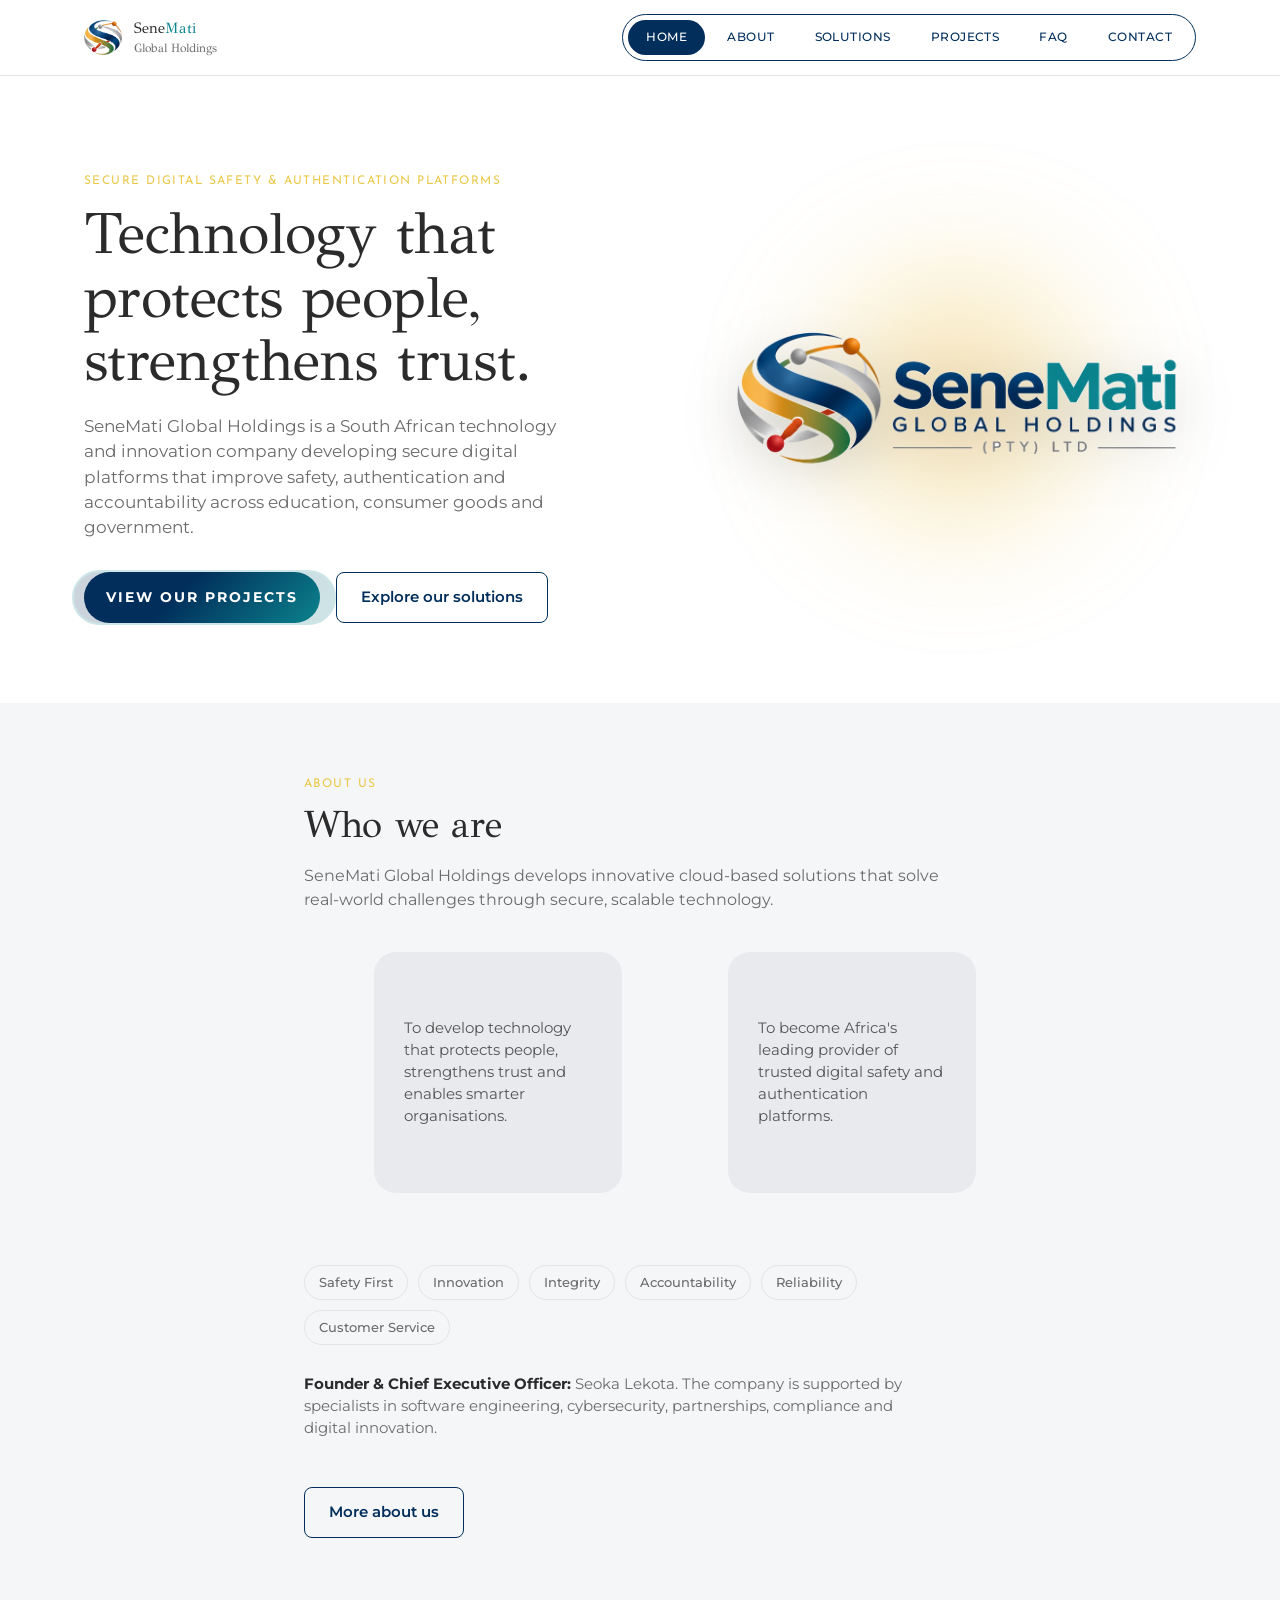
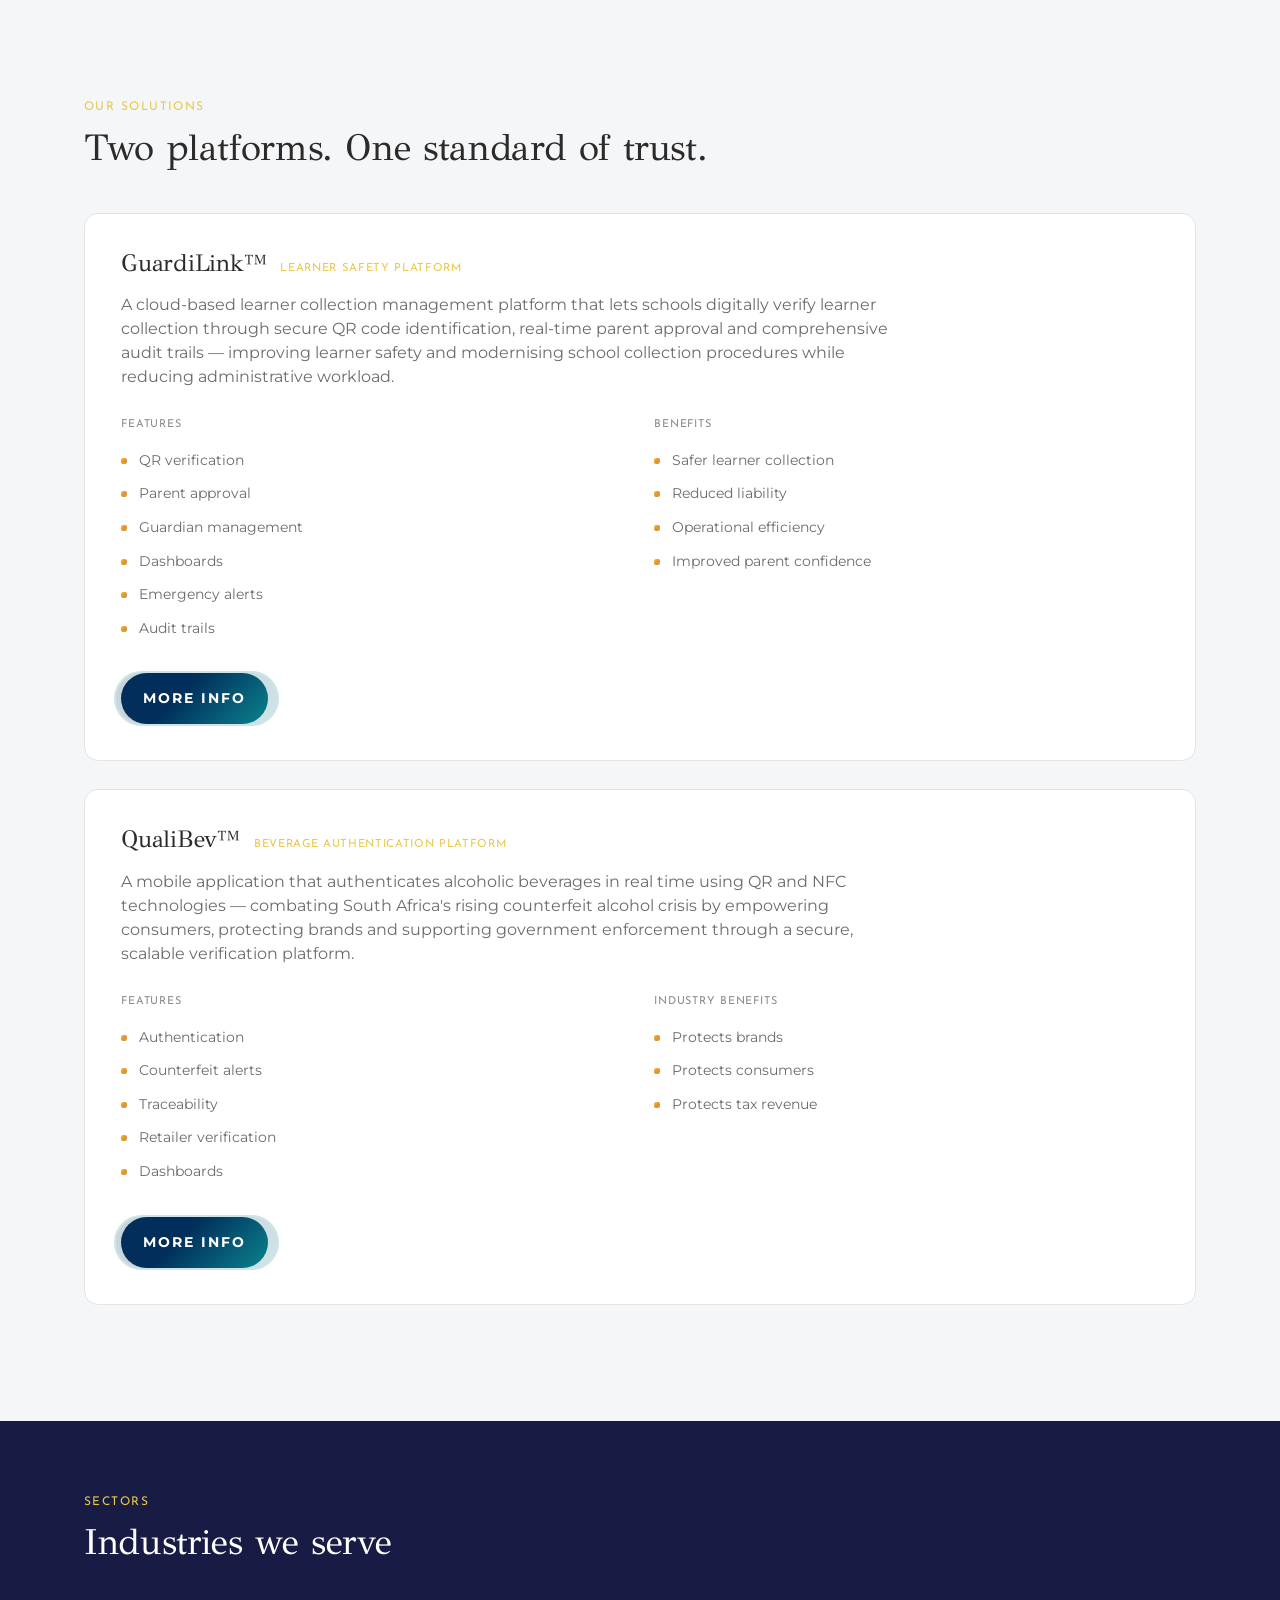
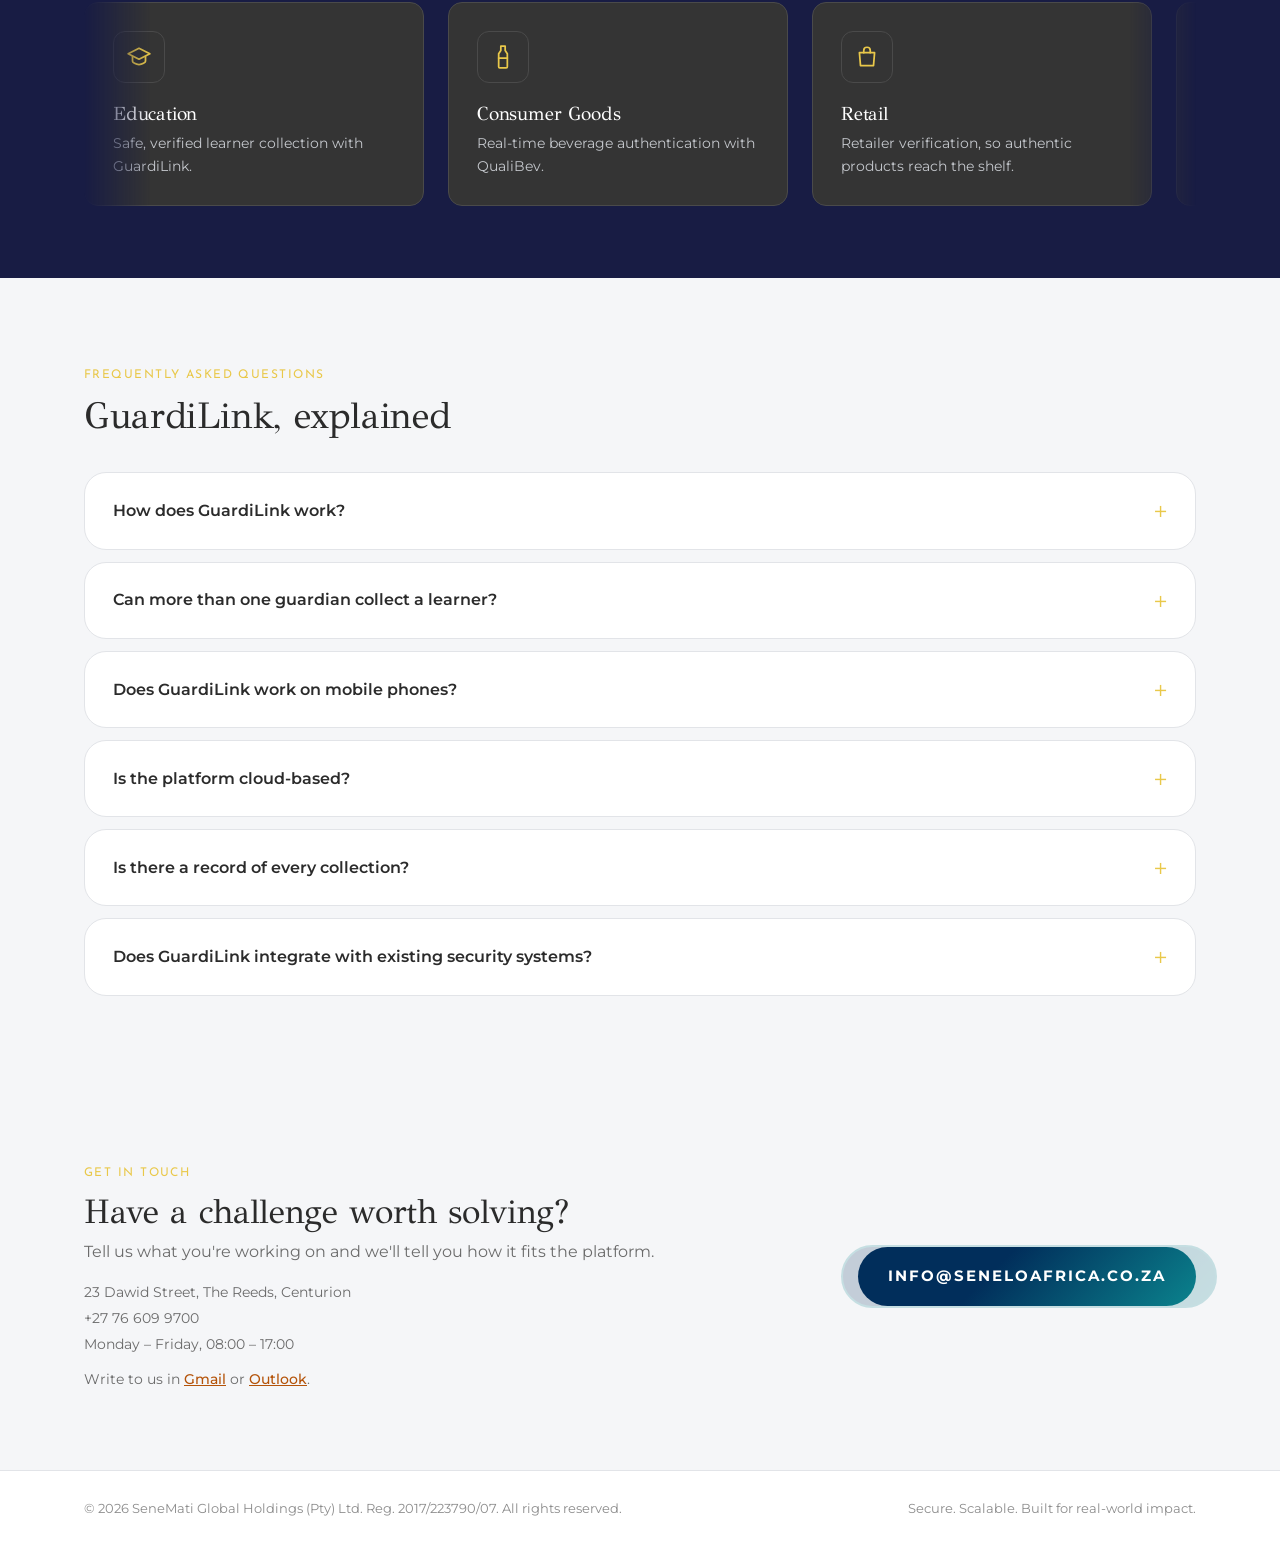
<file: index.html>
<!DOCTYPE html>
<html lang="en">
<head>
  <meta charset="UTF-8" />
  <meta name="viewport" content="width=device-width, initial-scale=1.0" />
  <title>SeneMati Global Holdings — Secure Digital Safety &amp; Authentication Platforms</title>
  <meta name="description" content="SeneMati Global Holdings develops innovative cloud-based solutions — including GuardiLink and QualiBev — that solve real-world challenges through secure, scalable technology." />
  <link rel="preconnect" href="https://fonts.googleapis.com">
  <link rel="preconnect" href="https://fonts.gstatic.com" crossorigin>
  <link href="https://fonts.googleapis.com/css2?family=GFS+Didot&family=Josefin+Sans:wght@400;600;700&family=Montserrat:wght@300;400;500;600;700&display=swap" rel="stylesheet">
  <link rel="stylesheet" href="css/style.css" />
</head>
<body>

  <!-- ===== HEADER ===== -->
  <header class="site-header">
    <div class="container header-inner">
      <a href="#home" class="brand">
        <img src="assets/logo-mark.png" alt="SeneMati Global Holdings" class="brand-mark" />
        <span class="brand-name">Sene<span class="brand-accent">Mati</span><br><span class="brand-sub">Global Holdings</span></span>
      </a>

      <nav class="site-nav" id="siteNav">
        <a href="#home" class="nav-active">Home</a>
        <a href="#about">About</a>
        <a href="#solutions">Solutions</a>
        <a href="projects.html">Projects</a>
        <a href="#faq">FAQ</a>
        <a href="#contact">Contact</a>
      </nav>

      <button class="nav-toggle" id="navToggle" aria-label="Toggle navigation" aria-expanded="false">
        <span></span><span></span><span></span>
      </button>
    </div>
  </header>

  <!-- ===== HERO ===== -->
  <section class="hero" id="home">
    <div class="container hero-inner">
      <div class="hero-copy">
        <p class="eyebrow">Secure Digital Safety &amp; Authentication Platforms</p>
        <h1>Technology that protects people,<br>strengthens trust.</h1>
        <p class="hero-lede">
          SeneMati Global Holdings is a South African technology and
          innovation company developing secure digital platforms that
          improve safety, authentication and accountability across
          education, consumer goods and government.
        </p>
        <div class="hero-actions">
          <a href="projects.html" class="btn-154">
            <span>View our Projects</span>
            <svg xmlns="http://www.w3.org/2000/svg" fill="currentcolor" viewBox="0 0 24 24"><path d="M16.1716 10.9999L10.8076 5.63589L12.2218 4.22168L20 11.9999L12.2218 19.778L10.8076 18.3638L16.1716 12.9999H4V10.9999H16.1716Z"></path></svg>
          </a>
          <a href="#solutions" class="btn btn-ghost">Explore our solutions</a>
        </div>
      </div>

      <div class="hero-visual" id="heroVisual">
        <div class="logo-glow"></div>
        <img src="assets/logo-full.png" alt="SeneMati Global Holdings" class="hero-logo hero-logo--brand" id="heroLogo" />
      </div>
    </div>
  </section>

  <!-- ===== ABOUT ===== -->
<section class="about" id="about">
    <div class="about-print" aria-hidden="true">
      <div class="about-print-text">SeneMati</div>
    </div>

    <div class="container about-inner">
      <p class="eyebrow">About Us</p>
      <h2>Who we are</h2>
      <p class="about-text">
        SeneMati Global Holdings develops innovative cloud-based
        solutions that solve real-world challenges through secure,
        scalable technology.
      </p>

      <div class="mission-row">
        <div class="mission-grid">
          <div class="mission-card">
            <span class="mission-label">Mission</span>
            <p>To develop technology that protects people, strengthens trust and enables smarter organisations.</p>
          </div>
          <div class="mission-card">
            <span class="mission-label">Vision</span>
            <p>To become Africa's leading provider of trusted digital safety and authentication platforms.</p>
          </div>
        </div>
      </div>

      <div class="values-row">
        <span class="value-pill">Safety First</span>
        <span class="value-pill">Innovation</span>
        <span class="value-pill">Integrity</span>
        <span class="value-pill">Accountability</span>
        <span class="value-pill">Reliability</span>
        <span class="value-pill">Customer Service</span>
      </div>

      <p class="leadership-text">
        <strong>Founder &amp; Chief Executive Officer:</strong> Seoka Lekota.
        The company is supported by specialists in software engineering,
        cybersecurity, partnerships, compliance and digital innovation.
      </p>

      <div class="stat-row"></div>

      <a href="about.html" class="btn btn-ghost about-more-btn">More about us</a>
    </div>
  </section>

  <!-- ===== SOLUTIONS ===== -->
  <section class="solutions" id="solutions">
    <div class="container">
      <p class="eyebrow">Our Solutions</p>
      <h2>Two platforms. One standard of trust.</h2>

      <div class="solution-card">
        <div class="solution-head">
          <h3>GuardiLink™</h3>
          <span class="solution-tag">Learner Safety Platform</span>
        </div>
        <p class="solution-overview">
          A cloud-based learner collection management platform that lets
          schools digitally verify learner collection through secure QR
          code identification, real-time parent approval and comprehensive
          audit trails — improving learner safety and modernising school
          collection procedures while reducing administrative workload.
        </p>
        <div class="solution-cols">
          <div>
            <span class="solution-col-label">Features</span>
            <ul>
              <li>QR verification</li>
              <li>Parent approval</li>
              <li>Guardian management</li>
              <li>Dashboards</li>
              <li>Emergency alerts</li>
              <li>Audit trails</li>
            </ul>
          </div>
          <div>
            <span class="solution-col-label">Benefits</span>
            <ul>
              <li>Safer learner collection</li>
              <li>Reduced liability</li>
              <li>Operational efficiency</li>
              <li>Improved parent confidence</li>
            </ul>
          </div>
        </div>
        <a href="GuardiLink.html" class="btn-154">
          <span>More Info</span>
          <svg xmlns="http://www.w3.org/2000/svg" fill="currentcolor" viewBox="0 0 24 24"><path d="M16.1716 10.9999L10.8076 5.63589L12.2218 4.22168L20 11.9999L12.2218 19.778L10.8076 18.3638L16.1716 12.9999H4V10.9999H16.1716Z"></path></svg>
        </a>
      </div>

      <div class="solution-card">
        <div class="solution-head">
          <h3>QualiBev™</h3>
          <span class="solution-tag">Beverage Authentication Platform</span>
        </div>
        <p class="solution-overview">
          A mobile application that authenticates alcoholic beverages in
          real time using QR and NFC technologies — combating South
          Africa's rising counterfeit alcohol crisis by empowering
          consumers, protecting brands and supporting government
          enforcement through a secure, scalable verification platform.
        </p>
        <div class="solution-cols">
          <div>
            <span class="solution-col-label">Features</span>
            <ul>
              <li>Authentication</li>
              <li>Counterfeit alerts</li>
              <li>Traceability</li>
              <li>Retailer verification</li>
              <li>Dashboards</li>
            </ul>
          </div>
          <div>
            <span class="solution-col-label">Industry Benefits</span>
            <ul>
              <li>Protects brands</li>
              <li>Protects consumers</li>
              <li>Protects tax revenue</li>
            </ul>
          </div>
        </div>
        <a href="qualibev.html" class="btn-154">
          <span>More Info</span>
          <svg xmlns="http://www.w3.org/2000/svg" fill="currentcolor" viewBox="0 0 24 24"><path d="M16.1716 10.9999L10.8076 5.63589L12.2218 4.22168L20 11.9999L12.2218 19.778L10.8076 18.3638L16.1716 12.9999H4V10.9999H16.1716Z"></path></svg>
        </a>
      </div>
    </div>
  </section>

  <!-- ===== INDUSTRIES ===== -->
  <section class="industries">
    <div class="container">

      <p class="eyebrow">Sectors</p>
      <h2>Industries we serve</h2>

      <div class="industry-track" id="industryTrack">

        <div class="industry-item">
          <div class="industry-icon">
            <svg viewBox="0 0 24 24" width="26" height="26" fill="none" stroke="currentColor" stroke-width="1.6" stroke-linecap="round" stroke-linejoin="round" aria-hidden="true"><path d="M2 9l10-5 10 5-10 5z"/><path d="M6 11.5V16c0 1 3 3 6 3s6-2 6-3v-4.5"/></svg>
          </div>
          <h3>Education</h3>
          <p>Safe, verified learner collection with GuardiLink.</p>
        </div>

        <div class="industry-item">
          <div class="industry-icon">
            <svg viewBox="0 0 24 24" width="26" height="26" fill="none" stroke="currentColor" stroke-width="1.6" stroke-linecap="round" stroke-linejoin="round" aria-hidden="true"><path d="M10 2h4v4l2 3v12a1 1 0 0 1-1 1H9a1 1 0 0 1-1-1V9l2-3z"/><path d="M8 13h8"/></svg>
          </div>
          <h3>Consumer Goods</h3>
          <p>Real-time beverage authentication with QualiBev.</p>
        </div>

        <div class="industry-item">
          <div class="industry-icon">
            <svg viewBox="0 0 24 24" width="26" height="26" fill="none" stroke="currentColor" stroke-width="1.6" stroke-linecap="round" stroke-linejoin="round" aria-hidden="true"><path d="M5 8h14l-1 12H6z"/><path d="M9 8V6a3 3 0 0 1 6 0v2"/></svg>
          </div>
          <h3>Retail</h3>
          <p>Retailer verification, so authentic products reach the shelf.</p>
        </div>

        <div class="industry-item">
          <div class="industry-icon">
            <svg viewBox="0 0 24 24" width="26" height="26" fill="none" stroke="currentColor" stroke-width="1.6" stroke-linecap="round" stroke-linejoin="round" aria-hidden="true"><path d="M3 9l9-5 9 5"/><path d="M5 10v8M9.5 10v8M14.5 10v8M19 10v8"/><path d="M3 20h18"/></svg>
          </div>
          <h3>Government</h3>
          <p>Supports enforcement and protects tax revenue.</p>
        </div>

        <div class="industry-item">
          <div class="industry-icon">
            <svg viewBox="0 0 24 24" width="26" height="26" fill="none" stroke="currentColor" stroke-width="1.6" stroke-linecap="round" stroke-linejoin="round" aria-hidden="true"><path d="M3 20V11l6 4v-4l6 4V5h4v15z"/></svg>
          </div>
          <h3>Manufacturing</h3>
          <p>Brand protection and product traceability.</p>
        </div>

      </div>
    </div>
  </section>

  <!-- ===== FAQ ===== -->
  <section class="faq" id="faq">
    <div class="container">
      <p class="eyebrow">Frequently Asked Questions</p>
      <h2>GuardiLink, explained</h2>

      <div class="faq-list">
        <details class="faq-item">
          <summary>How does GuardiLink work?</summary>
          <p>Parents register authorised collectors. Security scans the learner QR code. The parent receives an approval request and approves or declines it. The learner is released, and a digital audit trail is automatically stored.</p>
        </details>
        <details class="faq-item">
          <summary>Can more than one guardian collect a learner?</summary>
          <p>Yes, parents can manage multiple authorised collectors.</p>
        </details>
        <details class="faq-item">
          <summary>Does GuardiLink work on mobile phones?</summary>
          <p>Yes — parents receive notifications and approve collections directly from their smartphones.</p>
        </details>
        <details class="faq-item">
          <summary>Is the platform cloud-based?</summary>
          <p>Yes, GuardiLink operates securely in the cloud.</p>
        </details>
        <details class="faq-item">
          <summary>Is there a record of every collection?</summary>
          <p>Yes, every collection is permanently recorded with date, time and authorised collector information.</p>
        </details>
        <details class="faq-item">
          <summary>Does GuardiLink integrate with existing security systems?</summary>
          <p>Yes, it complements access control, facial recognition, CCTV and visitor management systems.</p>
        </details>
      </div>
    </div>
  </section>

  <!-- ===== CONTACT ===== -->
  <section class="contact" id="contact">
    <div class="container contact-inner">
      <div>
        <p class="eyebrow">Get in Touch</p>
        <h2>Have a challenge worth solving?</h2>
        <p class="contact-text">Tell us what you're working on and we'll tell you how it fits the platform.</p>
        <div class="contact-details">
          <p>23 Dawid Street, The Reeds, Centurion</p>
          <p>+27 76 609 9700</p>
          <p>Monday – Friday, 08:00 – 17:00</p>
        </div>
        <p class="contact-alt">
          Write to us in
          <a href="https://mail.google.com/mail/?view=cm&amp;fs=1&amp;to=info@seneloafrica.co.za&amp;su=Website%20enquiry" target="_blank" rel="noopener">Gmail</a>
          or
          <a href="https://outlook.office.com/mail/deeplink/compose?to=info@seneloafrica.co.za&amp;subject=Website%20enquiry" target="_blank" rel="noopener">Outlook</a>.
        </p>
      </div>
      <a href="mailto:info@seneloafrica.co.za?subject=Website%20enquiry" class="btn-154 btn-large">
        <span>info@seneloafrica.co.za</span>
        <svg xmlns="http://www.w3.org/2000/svg" fill="currentcolor" viewBox="0 0 24 24"><path d="M16.1716 10.9999L10.8076 5.63589L12.2218 4.22168L20 11.9999L12.2218 19.778L10.8076 18.3638L16.1716 12.9999H4V10.9999H16.1716Z"></path></svg>
      </a>
    </div>
  </section>

  <!-- ===== FOOTER ===== -->
  <footer class="site-footer">
    <div class="container footer-inner">
      <span>&copy; <span id="year"></span> SeneMati Global Holdings (Pty) Ltd. Reg. 2017/223790/07. All rights reserved.</span>
      <span class="footer-tag">Secure. Scalable. Built for real-world impact.</span>
    </div>
  </footer>

  <script src="js/main.js"></script>
</body>
</html>
</file>
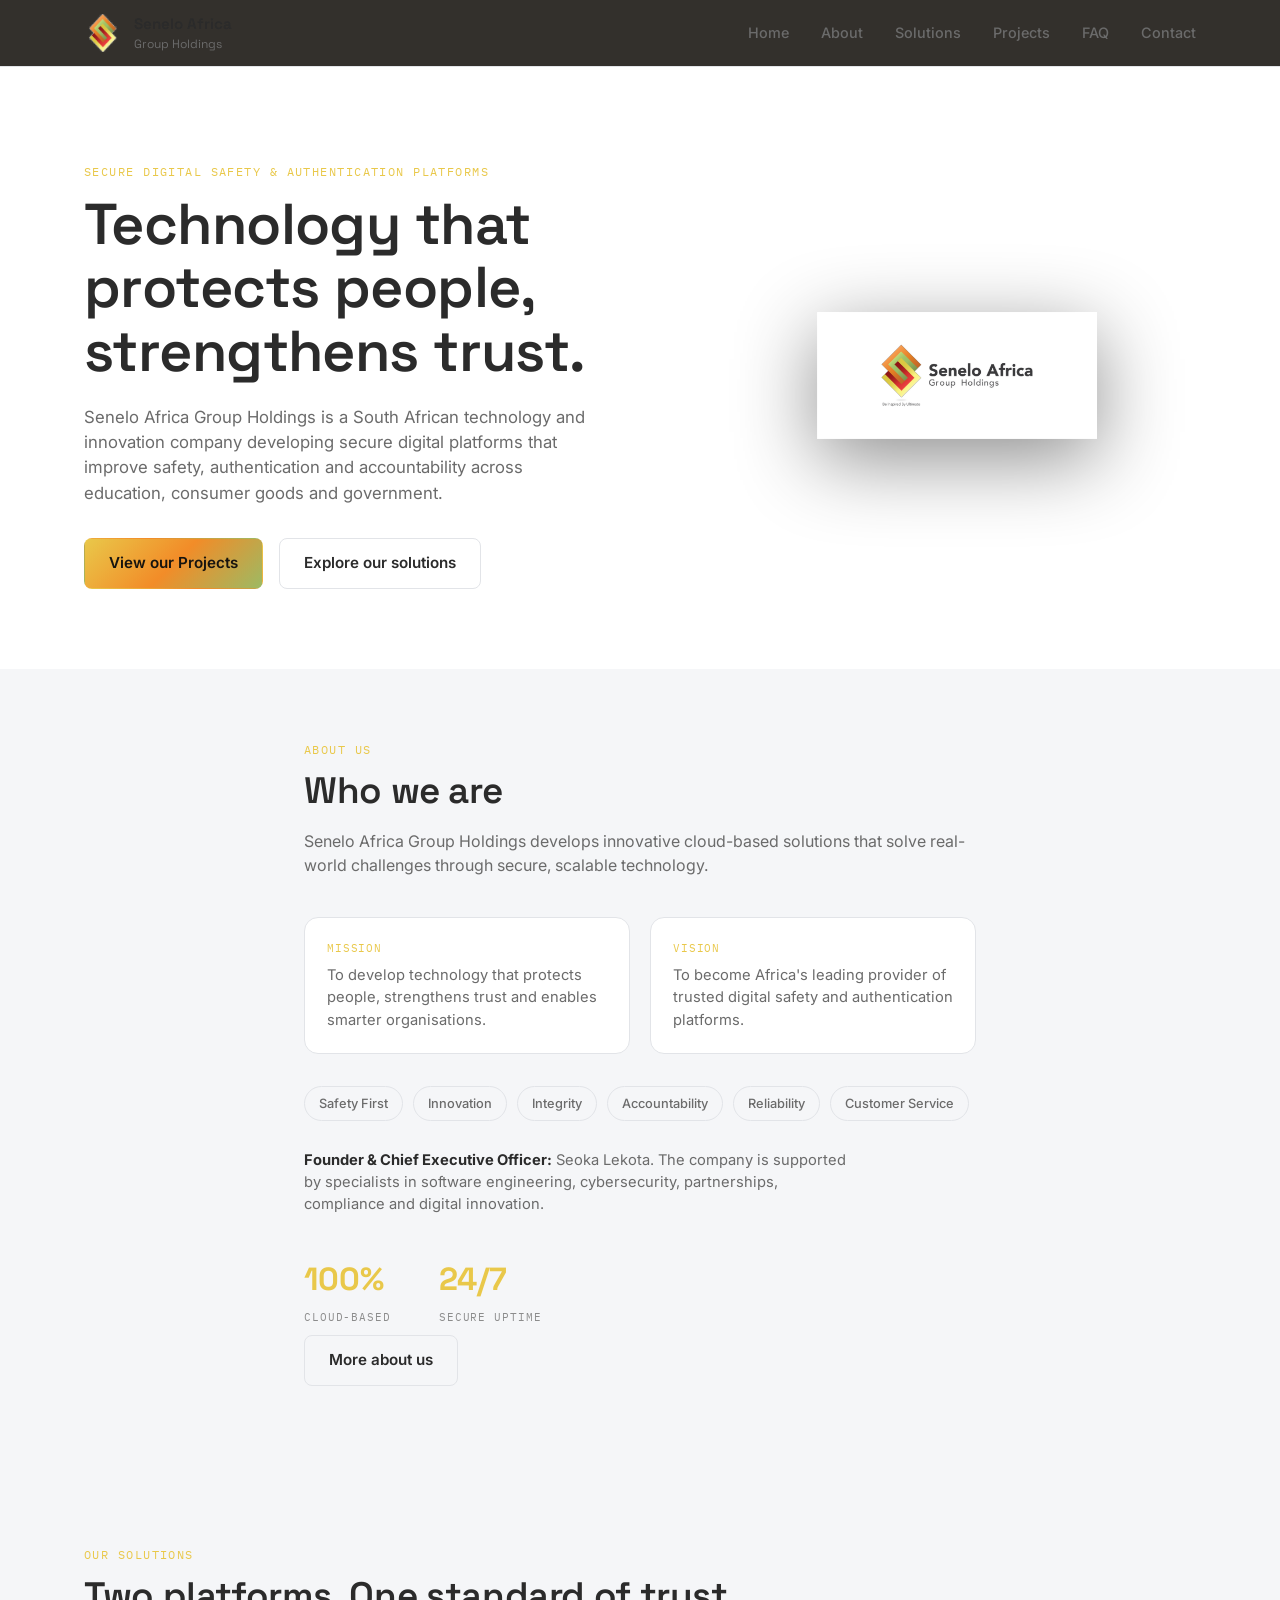
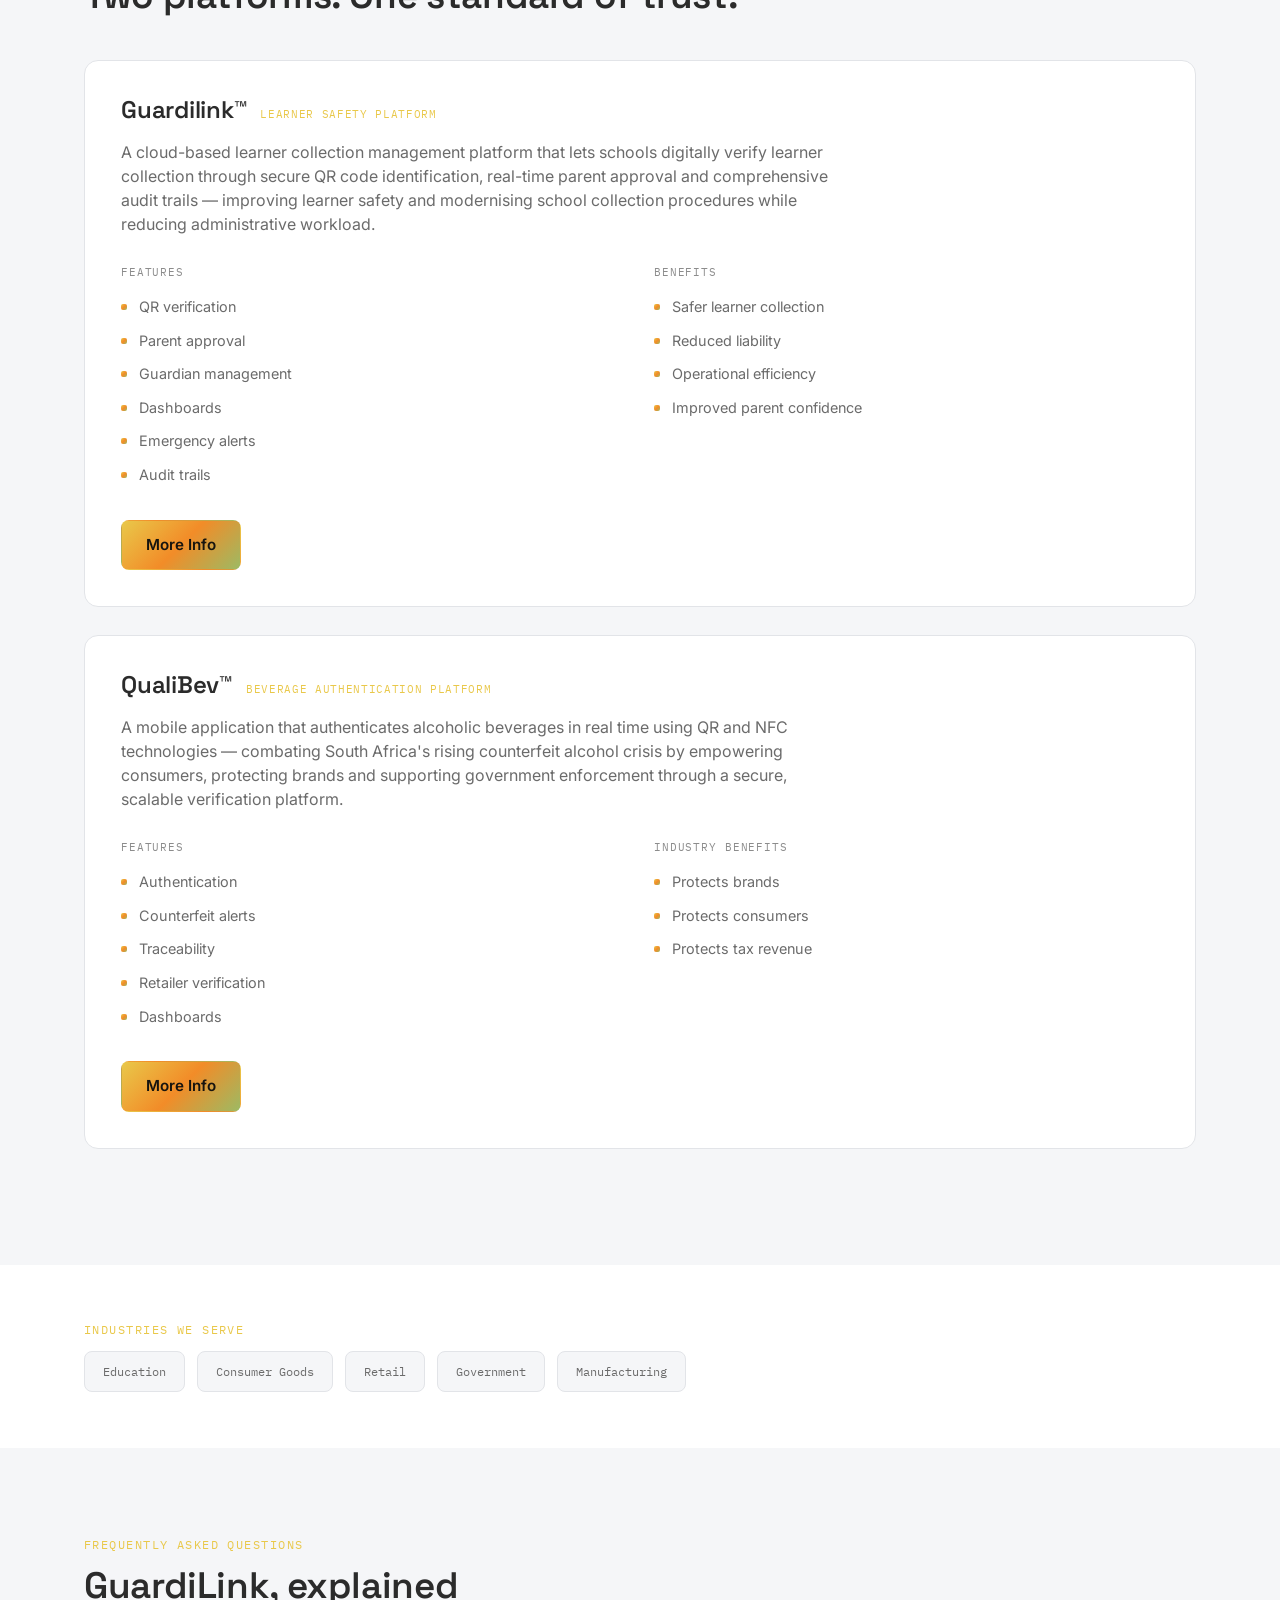
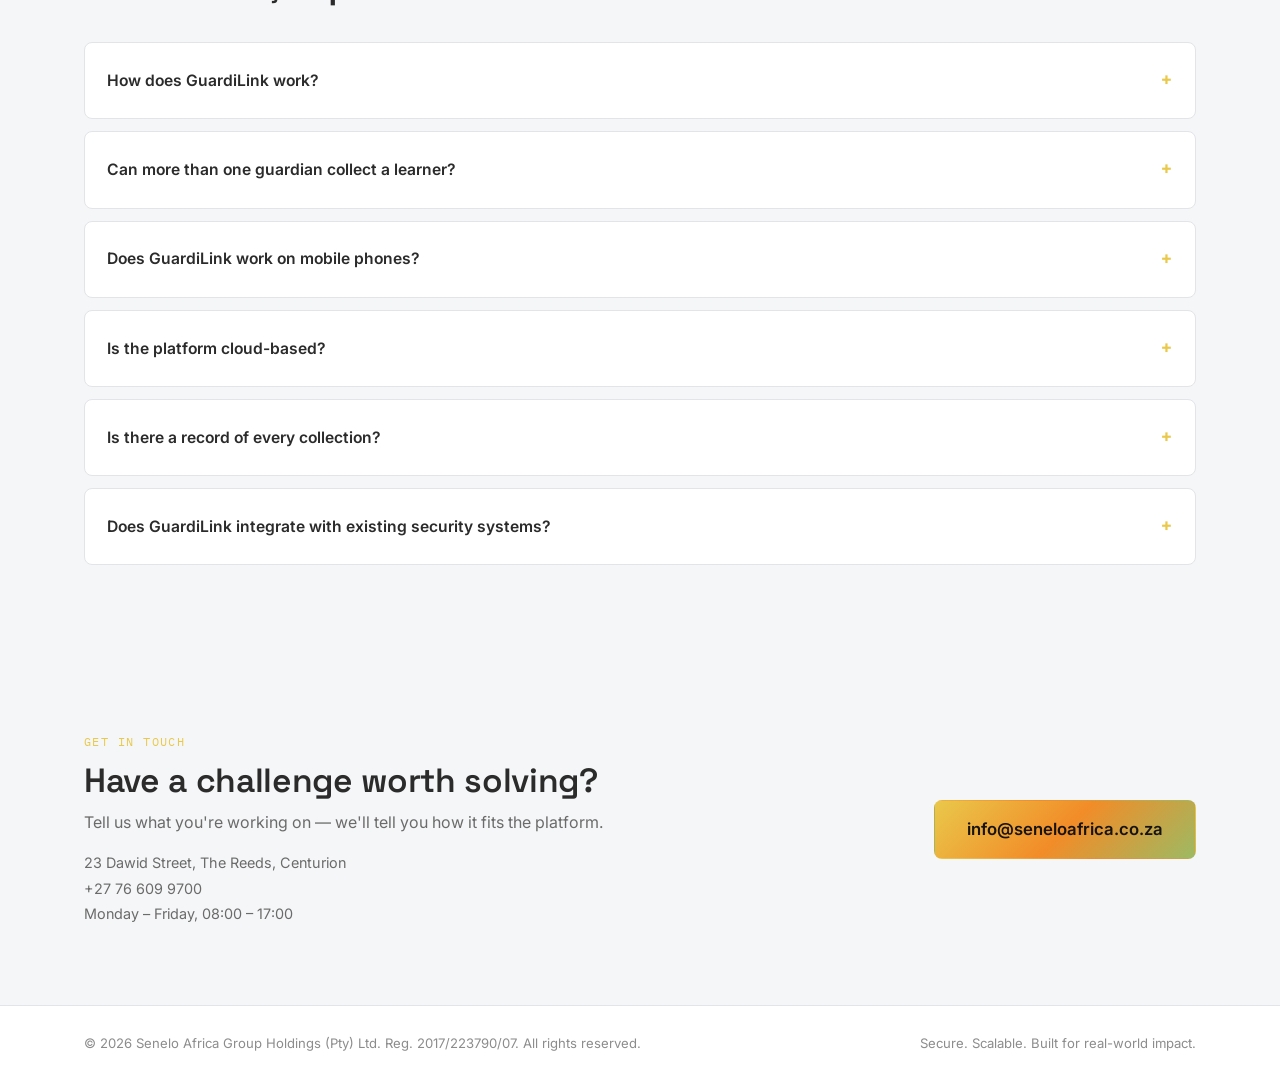
<file: files/index.html>
<!DOCTYPE html>
<html lang="en">
<head>
  <meta charset="UTF-8" />
  <meta name="viewport" content="width=device-width, initial-scale=1.0" />
  <title>Senelo Africa Group Holdings — Secure Digital Safety &amp; Authentication Platforms</title>
  <meta name="description" content="Senelo Africa Group Holdings develops innovative cloud-based solutions — including GuardianGate and QualiBev — that solve real-world challenges through secure, scalable technology." />
  <link rel="preconnect" href="https://fonts.googleapis.com">
  <link rel="preconnect" href="https://fonts.gstatic.com" crossorigin>
  <link href="https://fonts.googleapis.com/css2?family=Space+Grotesk:wght@400;500;600;700&family=Inter:wght@400;500;600&family=IBM+Plex+Mono:wght@500&display=swap" rel="stylesheet">
  <link rel="stylesheet" href="css/style.css" />
</head>
<body>

  <!-- ===== HEADER ===== -->
  <header class="site-header">
    <div class="container header-inner">
      <a href="#home" class="brand">
        <img src="assets/logo.png" alt="Senelo Africa Group Holdings" class="brand-mark" />
        <span class="brand-name">Senelo Africa<br><span class="brand-sub">Group Holdings</span></span>
      </a>

      <nav class="site-nav" id="siteNav">
        <a href="#home">Home</a>
        <a href="#about">About</a>
        <a href="#solutions">Solutions</a>
        <a href="projects.html">Projects</a>
        <a href="#faq">FAQ</a>
        <a href="#contact">Contact</a>
      </nav>

      <button class="nav-toggle" id="navToggle" aria-label="Toggle navigation" aria-expanded="false">
        <span></span><span></span><span></span>
      </button>
    </div>
  </header>

  <!-- ===== HERO ===== -->
  <section class="hero" id="home">
    <div class="container hero-inner">
      <div class="hero-copy">
        <p class="eyebrow">Secure Digital Safety &amp; Authentication Platforms</p>
        <h1>Technology that protects people,<br>strengthens trust.</h1>
        <p class="hero-lede">
          Senelo Africa Group Holdings is a South African technology and
          innovation company developing secure digital platforms that
          improve safety, authentication and accountability across
          education, consumer goods and government.
        </p>
        <div class="hero-actions">
          <a href="projects.html" class="btn btn-primary">View our Projects</a>
          <a href="#solutions" class="btn btn-ghost">Explore our solutions</a>
        </div>
      </div>

      <div class="hero-visual" id="heroVisual">
  <div class="logo-glow"></div>
  <img src="assets/HeroLogo.png" alt="Senelo Africa Group Holdings" class="hero-logo" id="heroLogo" />
</div>
    </div>
  </section>

  <!-- ===== ABOUT ===== -->
  <section class="about" id="about">
    <div class="container about-inner">
      <p class="eyebrow">About Us</p>
      <h2>Who we are</h2>
      <p class="about-text">
        Senelo Africa Group Holdings develops innovative cloud-based
        solutions that solve real-world challenges through secure,
        scalable technology.
      </p>

      <div class="mission-grid">
        <div class="mission-card">
          <span class="mission-label">Mission</span>
          <p>To develop technology that protects people, strengthens trust and enables smarter organisations.</p>
        </div>
        <div class="mission-card">
          <span class="mission-label">Vision</span>
          <p>To become Africa's leading provider of trusted digital safety and authentication platforms.</p>
        </div>
      </div>

      <div class="values-row">
        <span class="value-pill">Safety First</span>
        <span class="value-pill">Innovation</span>
        <span class="value-pill">Integrity</span>
        <span class="value-pill">Accountability</span>
        <span class="value-pill">Reliability</span>
        <span class="value-pill">Customer Service</span>
      </div>

      <p class="leadership-text">
        <strong>Founder &amp; Chief Executive Officer:</strong> Seoka Lekota.
        The company is supported by specialists in software engineering,
        cybersecurity, partnerships, compliance and digital innovation.
      </p>

      <div class="stat-row">
        
        <div class="stat">
          <span class="stat-value">100%</span>
          <span class="stat-label">Cloud-Based</span>
        </div>
        <div class="stat">
          <span class="stat-value">24/7</span>
          <span class="stat-label">Secure Uptime</span>
        </div>
      </div>

      <a href="about.html" class="btn btn-ghost about-more-btn">More about us</a>
    </div>
  </section>

  <!-- ===== SOLUTIONS ===== -->
  <section class="solutions" id="solutions">
    <div class="container">
      <p class="eyebrow">Our Solutions</p>
      <h2>Two platforms. One standard of trust.</h2>

      <div class="solution-card">
        <div class="solution-head">
          <h3>Guardilink™</h3>
          <span class="solution-tag">Learner Safety Platform</span>
        </div>
        <p class="solution-overview">
          A cloud-based learner collection management platform that lets
          schools digitally verify learner collection through secure QR
          code identification, real-time parent approval and comprehensive
          audit trails — improving learner safety and modernising school
          collection procedures while reducing administrative workload.
        </p>
        <div class="solution-cols">
          <div>
            <span class="solution-col-label">Features</span>
            <ul>
              <li>QR verification</li>
              <li>Parent approval</li>
              <li>Guardian management</li>
              <li>Dashboards</li>
              <li>Emergency alerts</li>
              <li>Audit trails</li>
            </ul>
          </div>
          <div>
            <span class="solution-col-label">Benefits</span>
            <ul>
              <li>Safer learner collection</li>
              <li>Reduced liability</li>
              <li>Operational efficiency</li>
              <li>Improved parent confidence</li>
            </ul>
          </div>
        </div>
        <a href="GuardiLink.html" class="btn btn-primary">More Info</a>
      </div>

      <div class="solution-card">
        <div class="solution-head">
          <h3>QualiBev™</h3>
          <span class="solution-tag">Beverage Authentication Platform</span>
        </div>
        <p class="solution-overview">
          A mobile application that authenticates alcoholic beverages in
          real time using QR and NFC technologies — combating South
          Africa's rising counterfeit alcohol crisis by empowering
          consumers, protecting brands and supporting government
          enforcement through a secure, scalable verification platform.
        </p>
        <div class="solution-cols">
          <div>
            <span class="solution-col-label">Features</span>
            <ul>
              <li>Authentication</li>
              <li>Counterfeit alerts</li>
              <li>Traceability</li>
              <li>Retailer verification</li>
              <li>Dashboards</li>
            </ul>
          </div>
          <div>
            <span class="solution-col-label">Industry Benefits</span>
            <ul>
              <li>Protects brands</li>
              <li>Protects consumers</li>
              <li>Protects tax revenue</li>
            </ul>
          </div>
        </div>
        <a href="qualibev.html" class="btn btn-primary">More Info</a>
      </div>
    </div>
  </section>

  <!-- ===== INDUSTRIES ===== -->
  <section class="industries">
    <div class="container">
      <p class="eyebrow">Industries We Serve</p>
      <div class="industry-row">
        <span class="industry-pill">Education</span>
        <span class="industry-pill">Consumer Goods</span>
        <span class="industry-pill">Retail</span>
        <span class="industry-pill">Government</span>
        <span class="industry-pill">Manufacturing</span>
      </div>
    </div>
  </section>

 
  

  <!-- ===== FAQ ===== -->
  <section class="faq" id="faq">
    <div class="container">
      <p class="eyebrow">Frequently Asked Questions</p>
      <h2>GuardiLink, explained</h2>

      <div class="faq-list">
        <details class="faq-item">
          <summary>How does GuardiLink work?</summary>
          <p>Parents register authorised collectors. Security scans the learner QR code. The parent receives an approval request and approves or declines it. The learner is released, and a digital audit trail is automatically stored.</p>
        </details>
        <details class="faq-item">
          <summary>Can more than one guardian collect a learner?</summary>
          <p>Yes — parents can manage multiple authorised collectors.</p>
        </details>
        <details class="faq-item">
          <summary>Does GuardiLink work on mobile phones?</summary>
          <p>Yes — parents receive notifications and approve collections directly from their smartphones.</p>
        </details>
        <details class="faq-item">
          <summary>Is the platform cloud-based?</summary>
          <p>Yes — GuardiLink operates securely in the cloud.</p>
        </details>
        <details class="faq-item">
          <summary>Is there a record of every collection?</summary>
          <p>Yes — every collection is permanently recorded with date, time and authorised collector information.</p>
        </details>
        <details class="faq-item">
          <summary>Does GuardiLink integrate with existing security systems?</summary>
          <p>Yes — it complements access control, facial recognition, CCTV and visitor management systems.</p>
        </details>
      </div>
    </div>
  </section>

  <!-- ===== CONTACT ===== -->
  <section class="contact" id="contact">
    <div class="container contact-inner">
      <div>
        <p class="eyebrow">Get in Touch</p>
        <h2>Have a challenge worth solving?</h2>
        <p class="contact-text">Tell us what you're working on — we'll tell you how it fits the platform.</p>
        <div class="contact-details">
          <p>23 Dawid Street, The Reeds, Centurion</p>
          <p>+27 76 609 9700</p>
          <p>Monday – Friday, 08:00 – 17:00</p>
        </div>
      </div>
      <a href="mailto:info@seneloafrica.co.za" class="btn btn-primary btn-large">info@seneloafrica.co.za</a>
    </div>
  </section>

  <!-- ===== FOOTER ===== -->
  <footer class="site-footer">
    <div class="container footer-inner">
      <span>&copy; <span id="year"></span> Senelo Africa Group Holdings (Pty) Ltd. Reg. 2017/223790/07. All rights reserved.</span>
      <span class="footer-tag">Secure. Scalable. Built for real-world impact.</span>
    </div>
  </footer>

  <script src="js/main.js"></script>
</body>
</html>
</file>
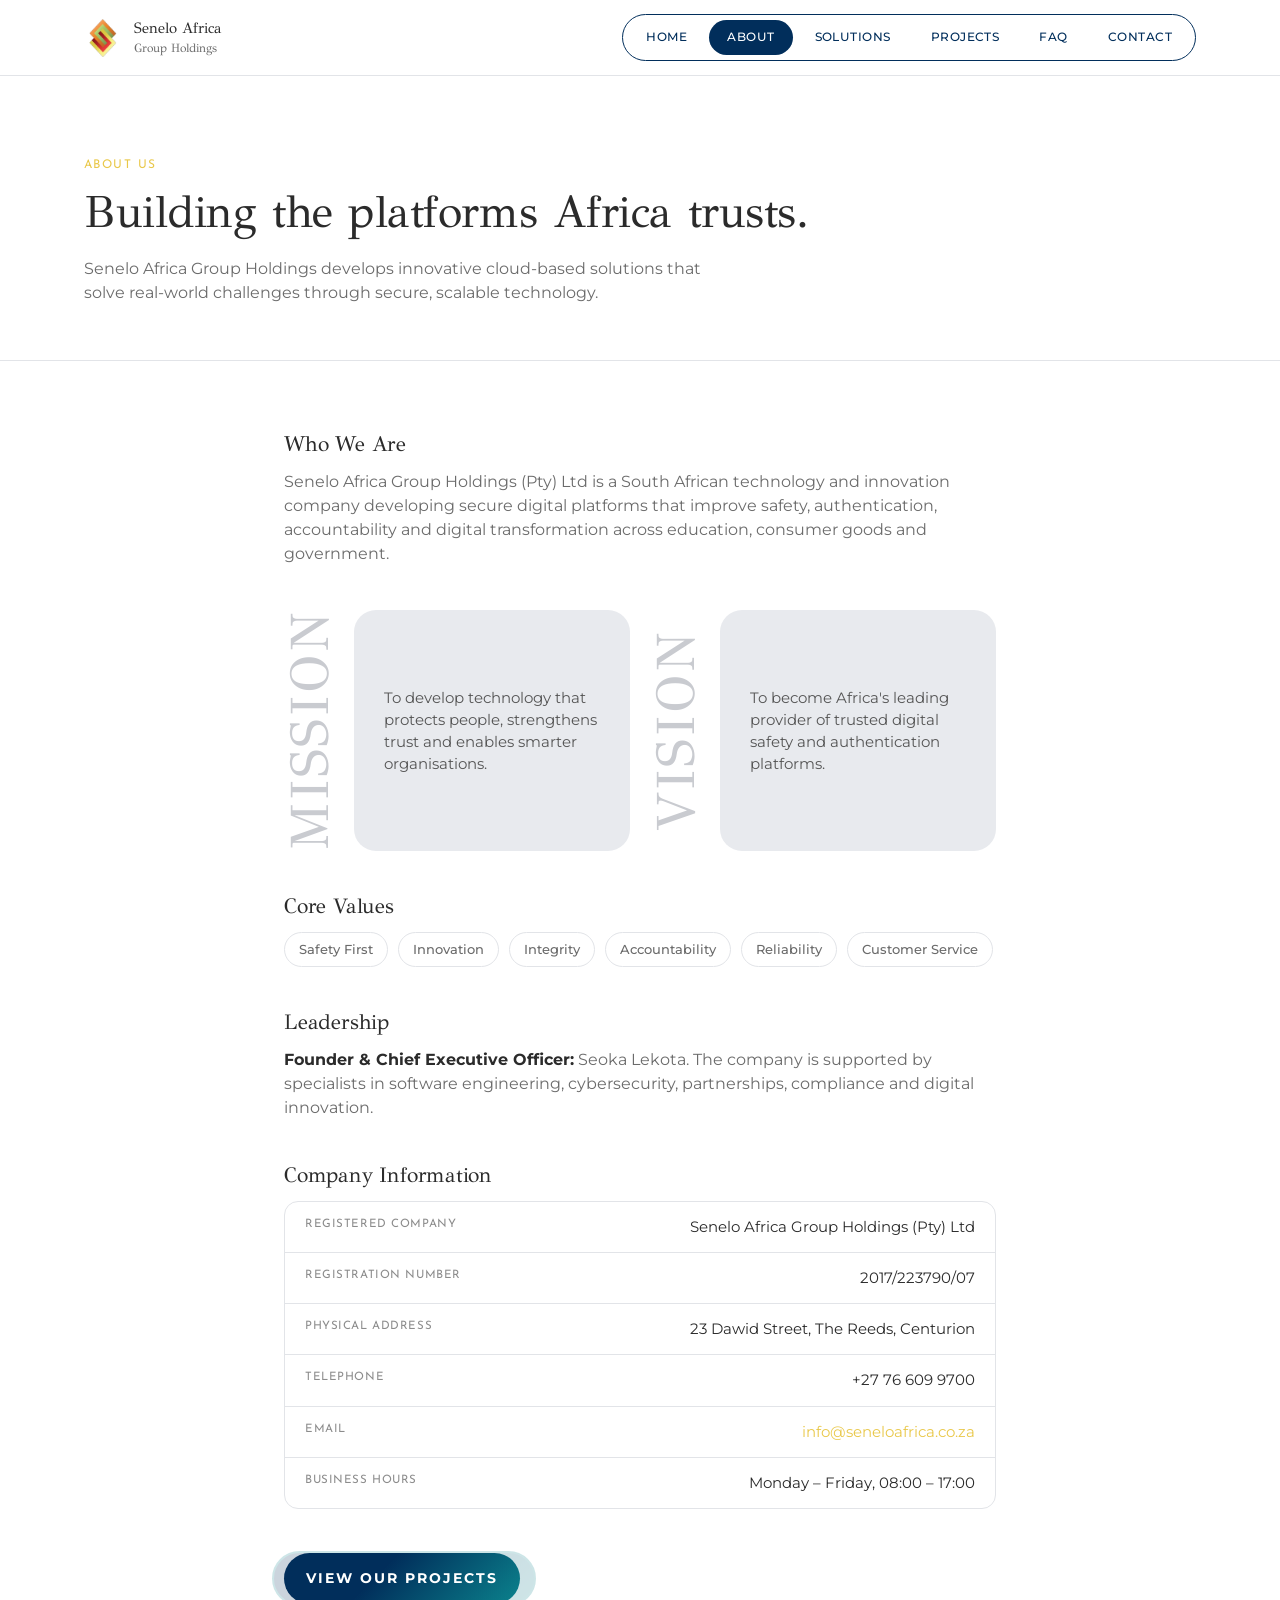
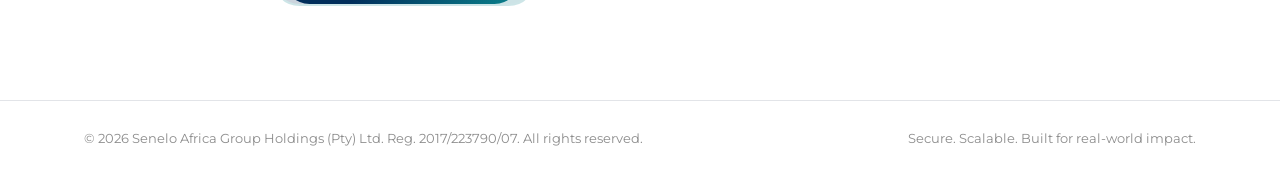
<file: about.html>
<!DOCTYPE html>
<html lang="en">
<head>
  <meta charset="UTF-8" />
  <meta name="viewport" content="width=device-width, initial-scale=1.0" />
  <title>About Us — Senelo Africa Group Holdings</title>
  <meta name="description" content="Learn more about Senelo Africa Group Holdings — our mission, vision, values, leadership and company information." />
  <link rel="preconnect" href="https://fonts.googleapis.com">
  <link rel="preconnect" href="https://fonts.gstatic.com" crossorigin>
  <link href="https://fonts.googleapis.com/css2?family=GFS+Didot&family=Josefin+Sans:wght@400;600;700&family=Montserrat:wght@300;400;500;600;700&display=swap" rel="stylesheet">
  <link rel="stylesheet" href="css/style.css" />
</head>
<body>

  <!-- ===== HEADER ===== -->
  <header class="site-header">
    <div class="container header-inner">
      <a href="index.html" class="brand">
        <img src="assets/logo.png" alt="Senelo Africa Group Holdings" class="brand-mark" />
        <span class="brand-name">Senelo Africa<br><span class="brand-sub">Group Holdings</span></span>
      </a>

      <nav class="site-nav" id="siteNav">
        <a href="index.html#home">Home</a>
        <a href="about.html" class="nav-active">About</a>
        <a href="index.html#solutions">Solutions</a>
        <a href="projects.html">Projects</a>
        <a href="index.html#faq">FAQ</a>
        <a href="index.html#contact">Contact</a>
      </nav>

      <button class="nav-toggle" id="navToggle" aria-label="Toggle navigation" aria-expanded="false">
        <span></span><span></span><span></span>
      </button>
    </div>
  </header>

  <!-- ===== PAGE INTRO ===== -->
  <section class="page-intro">
    <div class="container">
      <p class="eyebrow">About Us</p>
      <h1>Building the platforms Africa trusts.</h1>
      <p class="page-intro-lede">
        Senelo Africa Group Holdings develops innovative cloud-based
        solutions that solve real-world challenges through secure,
        scalable technology.
      </p>
    </div>
  </section>

  <!-- ===== WHO WE ARE ===== -->
  <section class="about-full">
    <div class="container about-full-inner">
      <div class="about-full-block">
        <h2>Who We Are</h2>
        <p>
          Senelo Africa Group Holdings (Pty) Ltd is a South African
          technology and innovation company developing secure digital
          platforms that improve safety, authentication, accountability
          and digital transformation across education, consumer goods
          and government.
        </p>
      </div>

      <div class="mission-grid">
        <div class="mission-card">
          <span class="mission-label">Mission</span>
          <p>To develop technology that protects people, strengthens trust and enables smarter organisations.</p>
        </div>
        <div class="mission-card">
          <span class="mission-label">Vision</span>
          <p>To become Africa's leading provider of trusted digital safety and authentication platforms.</p>
        </div>
      </div>

      <div class="about-full-block">
        <h2>Core Values</h2>
        <div class="values-row">
          <span class="value-pill">Safety First</span>
          <span class="value-pill">Innovation</span>
          <span class="value-pill">Integrity</span>
          <span class="value-pill">Accountability</span>
          <span class="value-pill">Reliability</span>
          <span class="value-pill">Customer Service</span>
        </div>
      </div>

      <div class="about-full-block">
        <h2>Leadership</h2>
        <p>
          <strong>Founder &amp; Chief Executive Officer:</strong> Seoka Lekota.
          The company is supported by specialists in software engineering,
          cybersecurity, partnerships, compliance and digital innovation.
        </p>
      </div>

      <div class="about-full-block">
        <h2>Company Information</h2>
        <div class="info-table">
          <div class="info-row">
            <span class="info-label">Registered Company</span>
            <span class="info-value">Senelo Africa Group Holdings (Pty) Ltd</span>
          </div>
          <div class="info-row">
            <span class="info-label">Registration Number</span>
            <span class="info-value">2017/223790/07</span>
          </div>
          <div class="info-row">
            <span class="info-label">Physical Address</span>
            <span class="info-value">23 Dawid Street, The Reeds, Centurion</span>
          </div>
          <div class="info-row">
            <span class="info-label">Telephone</span>
            <span class="info-value">+27 76 609 9700</span>
          </div>
          <div class="info-row">
            <span class="info-label">Email</span>
            <span class="info-value"><a href="mailto:info@seneloafrica.co.za">info@seneloafrica.co.za</a></span>
          </div>
          <div class="info-row">
            <span class="info-label">Business Hours</span>
            <span class="info-value">Monday – Friday, 08:00 – 17:00</span>
          </div>
        </div>
      </div>

     <a href="projects.html" class="btn-154">
  <span>View our projects</span>
  <svg xmlns="http://www.w3.org/2000/svg" fill="currentcolor" viewBox="0 0 24 24"><path d="M16.1716 10.9999L10.8076 5.63589L12.2218 4.22168L20 11.9999L12.2218 19.778L10.8076 18.3638L16.1716 12.9999H4V10.9999H16.1716Z"></path></svg>
</a>
    </div>
  </section>

  <!-- ===== FOOTER ===== -->
  <footer class="site-footer">
    <div class="container footer-inner">
      <span>&copy; <span id="year"></span> Senelo Africa Group Holdings (Pty) Ltd. Reg. 2017/223790/07. All rights reserved.</span>
      <span class="footer-tag">Secure. Scalable. Built for real-world impact.</span>
    </div>
  </footer>

  <script src="js/main.js"></script>
</body>
</html>
</file>
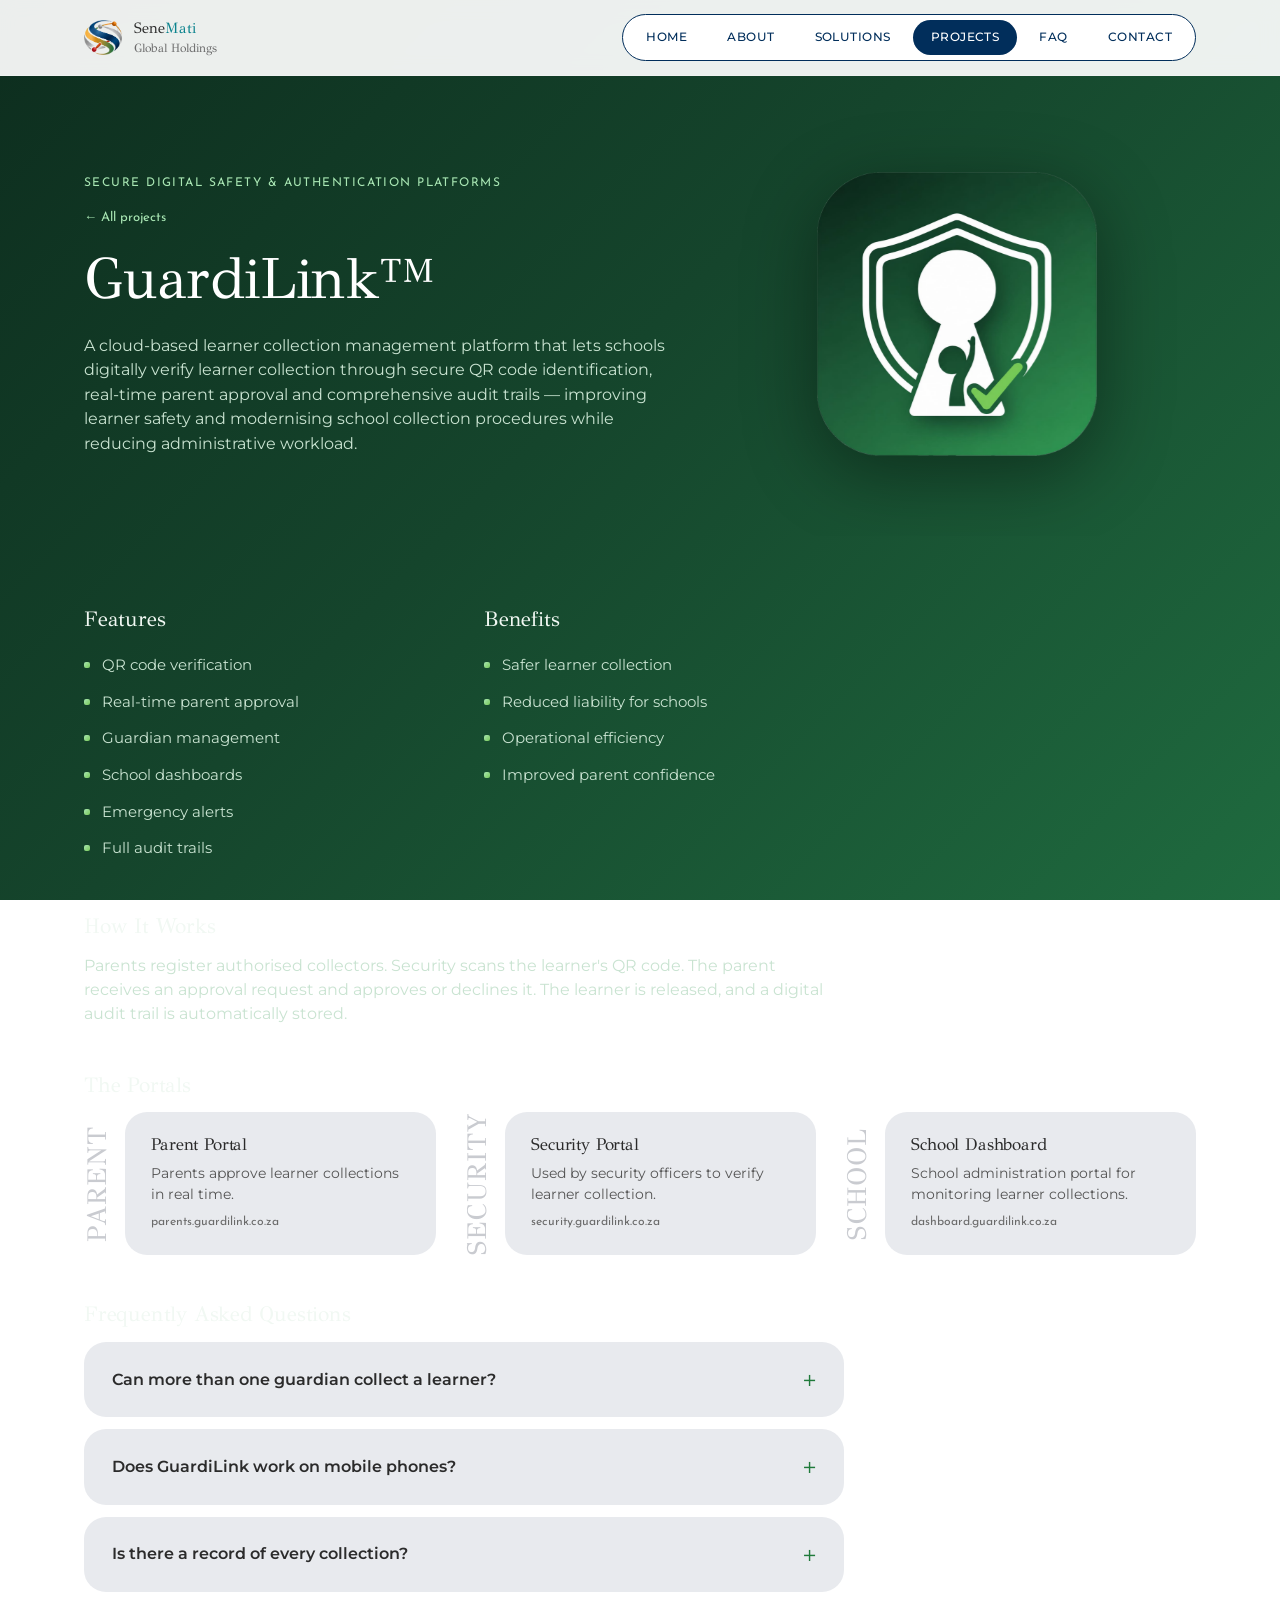
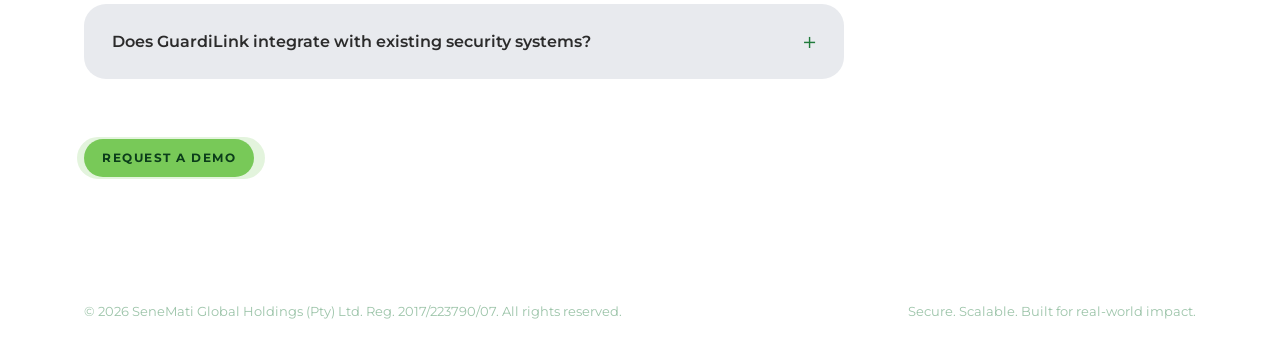
<file: GuardiLink.html>
<!DOCTYPE html>
<html lang="en">
<head>
  <meta charset="UTF-8" />
  <meta name="viewport" content="width=device-width, initial-scale=1.0" />
  <title>GuardiLink™ — SeneMati Global Holdings</title>
  <meta name="description" content="GuardiLink is a cloud-based learner collection management platform for schools, using QR verification and real-time parent approval." />
  <link rel="preconnect" href="https://fonts.googleapis.com">
  <link rel="preconnect" href="https://fonts.gstatic.com" crossorigin>
  <link href="https://fonts.googleapis.com/css2?family=GFS+Didot&family=Josefin+Sans:wght@400;600;700&family=Montserrat:wght@300;400;500;600;700&display=swap" rel="stylesheet">
  <link rel="stylesheet" href="css/style.css" />
    <style>
    :root {
      /* Forest greens, sampled from the GuardiLink logo */
      --forest-dark: #0D2D1E;
      --forest: #15452C;
      --forest-light: #1F6B3F;
      --tick: #78C958; /* the green of the logo's tick */

      /* Soft grey cards, same as the Mission / Vision cards */
      --color-bg: #FFFFFF;
      --color-surface: #E8EAEE;
      --color-surface-2: #E8EAEE;
      --color-border: rgba(255, 255, 255, 0.18);

      /* Light text for the dark page (cards below set their own dark text) */
      --color-text: #F1F8F3;
      --color-text-muted: #C9E3D1;
      --color-text-dim: #9CC4A9;

      --gradient-facet: linear-gradient(135deg, #A8E6B3, var(--tick));
    }

    body {
      background: #15452C;
      background: linear-gradient(135deg, var(--forest-dark) 0%, var(--forest) 45%, var(--forest-light) 100%);
      background-attachment: fixed;
      background-repeat: no-repeat;
      min-height: 100vh;
      color: var(--color-text);
    }

    /* The white header keeps dark text */
    .site-header { color: #2B2B2B; }
    .brand-sub { color: #6B6B6B; }
    .nav-toggle span { background: #2B2B2B; }

    /* Small labels on the green */
    .eyebrow, .back-link { color: #A8E6B3; }
    .back-link:hover { color: #FFFFFF; }
    .hero h1 { color: #FFFFFF; }

    .hero-logo { filter: drop-shadow(0 18px 36px rgba(0, 0, 0, 0.4)); }

    /* FAQ cards: soft grey, rounded */
    .faq-item {
      background: var(--color-surface);
      border: none;
      border-radius: 22px;
      color: #2B2B2B;
    }
    .faq-item p { color: #555555; }
    .faq-item summary::after { color: #1F7A3A; }

    /* Portals: big grey vertical word + grey card, like Mission / Vision */
    .project-detail .detail-block--wide { max-width: none; }

    .portal-grid {
      display: grid;
      grid-template-columns: repeat(3, 1fr);
      gap: 28px;
    }

    .portal-card {
      display: flex;
      align-items: stretch;
      gap: 14px;
    }

    .portal-card .mission-label {
      align-self: center;
      font-size: 1.7rem;
    }

    .portal-body {
      flex: 1;
      display: flex;
      flex-direction: column;
      justify-content: center;
      gap: 8px;
      padding: 24px 26px;
      background: var(--color-surface);
      border-radius: 22px;
      color: #2B2B2B;
    }

    .portal-body h3 { font-size: 1.05rem; color: #2B2B2B; }
    .portal-body p { font-size: 0.88rem; color: #555555; }
    .portal-body .app-subdomain { color: #6B6B6B; font-size: 0.76rem; word-break: break-all; }

    @media (max-width: 900px) {
      .portal-grid { grid-template-columns: 1fr; }
    }

    /* Button: small pill in the tick green, dark text */
    .btn-154 { color: #0B3D1A; }

    .btn-154 span {
      background: var(--tick);
      color: #0B3D1A;
      border: none;
      border-radius: 2rem;
      padding: 10px 18px;
      font-size: 12px;
      letter-spacing: 1.5px;
      text-transform: uppercase;
      font-weight: 700;
    }

    /* the outer ring: faint at rest, solid on hover */
    .btn-154::before {
      display: block;
      background: var(--tick);
      border: 2px solid var(--tick);
      border-radius: 2rem;
      width: 108%;
      left: -4%;
      opacity: 0.2;
    }

    .btn-154:hover::before { opacity: 1; }
    .btn-154:hover svg { width: 20px; }
    .btn-154:focus-visible { outline-color: #FFFFFF; }
    .project-detail .btn-154 { margin-top: 12px; }
  </style>
</head>

<body>

  <!-- ===== HEADER ===== -->
  <header class="site-header">
    <div class="container header-inner">
      <a href="index.html" class="brand">
        <img src="assets/logo-mark.png" alt="SeneMati Global Holdings" class="brand-mark" />
        <span class="brand-name">Sene<span class="brand-accent">Mati</span><br><span class="brand-sub">Global Holdings</span></span>
      </a>

      <nav class="site-nav" id="siteNav">
        <a href="index.html#home">Home</a>
        <a href="about.html">About</a>
        <a href="index.html#solutions">Solutions</a>
        <a href="projects.html" class="nav-active">Projects</a>
        <a href="index.html#faq">FAQ</a>
        <a href="index.html#contact">Contact</a>
      </nav>

      <button class="nav-toggle" id="navToggle" aria-label="Toggle navigation" aria-expanded="false">
        <span></span><span></span><span></span>
      </button>
    </div>
  </header>

  <!-- ===== HERO ===== -->
  <section class="hero" id="home">
    <div class="container hero-inner">
      <div class="hero-copy">
        <p class="eyebrow">Secure Digital Safety &amp; Authentication Platforms</p>
        <a href="projects.html" class="back-link">&larr; All projects</a>
        <h1>GuardiLink™</h1>
        <p class="page-intro-lede">
          A cloud-based learner collection management platform that lets
          schools digitally verify learner collection through secure QR
          code identification, real-time parent approval and comprehensive
          audit trails — improving learner safety and modernising school
          collection procedures while reducing administrative workload.
        </p>
      </div>

      <div class="hero-visual">
        <img src="assets/guardilink-logo.png" alt="GuardiLink platform preview" class="hero-logo" />
      </div>
    </div>
  </section>

  <!-- ===== PROJECT DETAIL ===== -->
  <section class="project-detail">
    <div class="container">

      <div class="detail-cols">
        <div class="detail-block">
          <h2>Features</h2>
          <ul class="detail-list">
            <li>QR code verification</li>
            <li>Real-time parent approval</li>
            <li>Guardian management</li>
            <li>School dashboards</li>
            <li>Emergency alerts</li>
            <li>Full audit trails</li>
          </ul>
        </div>
        <div class="detail-block">
          <h2>Benefits</h2>
          <ul class="detail-list">
            <li>Safer learner collection</li>
            <li>Reduced liability for schools</li>
            <li>Operational efficiency</li>
            <li>Improved parent confidence</li>
          </ul>
        </div>
      </div>

      <div class="detail-block">
        <h2>How It Works</h2>
        <p class="detail-text">
          Parents register authorised collectors. Security scans the
          learner's QR code. The parent receives an approval request and
          approves or declines it. The learner is released, and a digital
          audit trail is automatically stored.
        </p>
      </div>

            <div class="detail-block detail-block--wide">
        <h2>The Portals</h2>
        <div class="portal-grid">

          <div class="portal-card">
            <span class="mission-label">Parent</span>
            <div class="portal-body">
              <h3>Parent Portal</h3>
              <p>Parents approve learner collections in real time.</p>
              <span class="app-subdomain">parents.guardilink.co.za</span>
            </div>
          </div>

          <div class="portal-card">
            <span class="mission-label">Security</span>
            <div class="portal-body">
              <h3>Security Portal</h3>
              <p>Used by security officers to verify learner collection.</p>
              <span class="app-subdomain">security.guardilink.co.za</span>
            </div>
          </div>

          <div class="portal-card">
            <span class="mission-label">School</span>
            <div class="portal-body">
              <h3>School Dashboard</h3>
              <p>School administration portal for monitoring learner collections.</p>
              <span class="app-subdomain">dashboard.guardilink.co.za</span>
            </div>
          </div>

        </div>
      </div>

      <div class="detail-block">
        <h2>Frequently Asked Questions</h2>
        <div class="faq-list">
          <details class="faq-item">
            <summary>Can more than one guardian collect a learner?</summary>
            <p>Yes, parents can manage multiple authorised collectors.</p>
          </details>
          <details class="faq-item">
            <summary>Does GuardiLink work on mobile phones?</summary>
            <p>Yes, parents receive notifications and approve collections directly from their smartphones.</p>
          </details>
          <details class="faq-item">
            <summary>Is there a record of every collection?</summary>
            <p>Yes, every collection is permanently recorded with date, time and authorised collector information.</p>
          </details>
          <details class="faq-item">
            <summary>Does GuardiLink integrate with existing security systems?</summary>
            <p>Yes, it complements access control, facial recognition, CCTV and visitor management systems.</p>
          </details>
        </div>
      </div>

      <a href="index.html#contact" class="btn-154">
        <span>Request a demo</span>
        <svg xmlns="http://www.w3.org/2000/svg" fill="currentcolor" viewBox="0 0 24 24"><path d="M16.1716 10.9999L10.8076 5.63589L12.2218 4.22168L20 11.9999L12.2218 19.778L10.8076 18.3638L16.1716 12.9999H4V10.9999H16.1716Z"></path></svg>
      </a>
    </div>
  </section>

  <!-- ===== FOOTER ===== -->
  <footer class="site-footer">
    <div class="container footer-inner">
      <span>&copy; <span id="year"></span> SeneMati Global Holdings (Pty) Ltd. Reg. 2017/223790/07. All rights reserved.</span>
      <span class="footer-tag">Secure. Scalable. Built for real-world impact.</span>
    </div>
  </footer>

  <script src="js/main.js"></script>
</body>
</html>
</file>
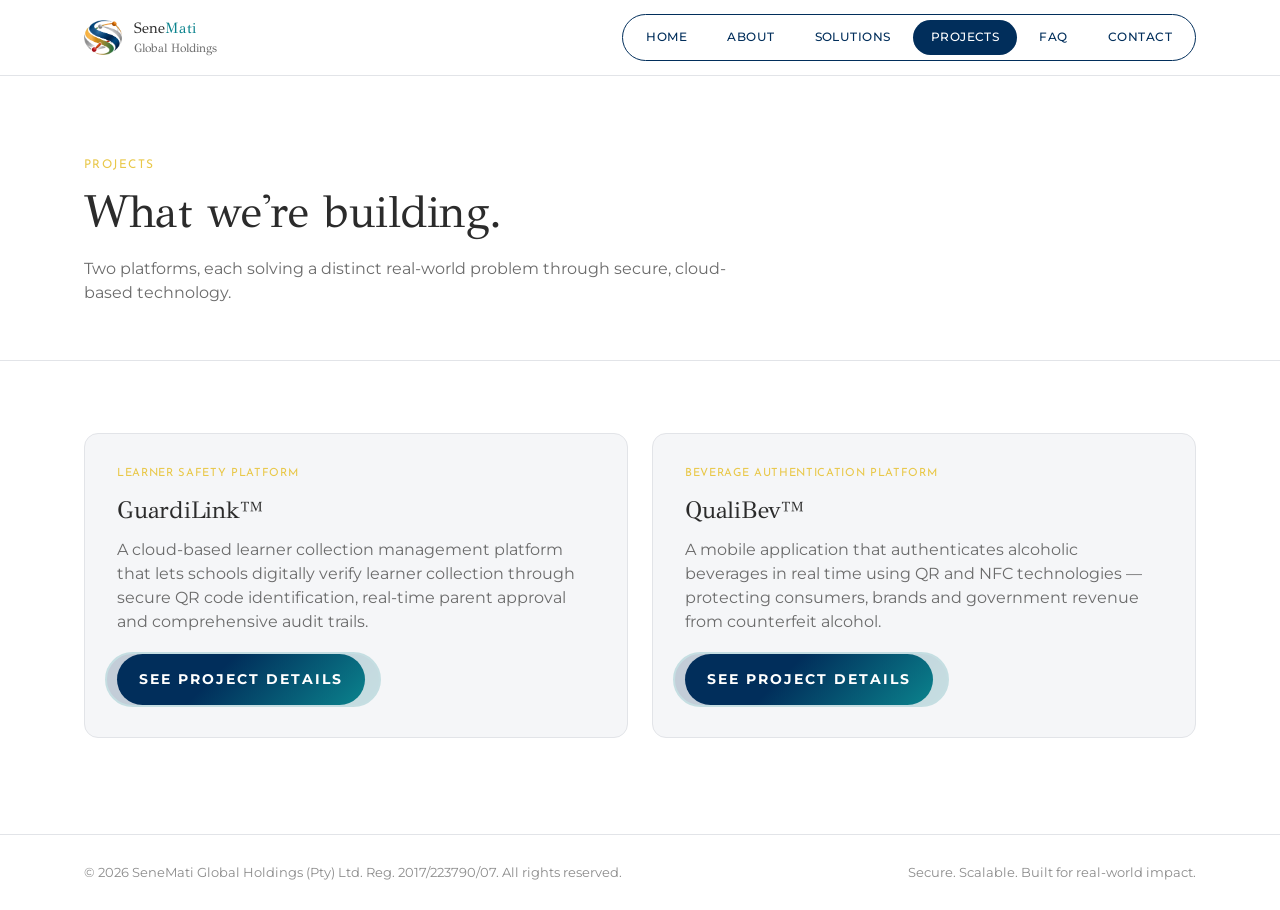
<file: projects.html>
<!DOCTYPE html>
<html lang="en">
<head>
  <meta charset="UTF-8" />
  <meta name="viewport" content="width=device-width, initial-scale=1.0" />
  <title>Projects — SeneMati Global Holdings</title>
  <meta name="description" content="An overview of SeneMati Global Holdings' projects — GuardiLink and QualiBev." />
  <link rel="preconnect" href="https://fonts.googleapis.com">
  <link rel="preconnect" href="https://fonts.gstatic.com" crossorigin>
  <link href="https://fonts.googleapis.com/css2?family=GFS+Didot&family=Josefin+Sans:wght@400;600;700&family=Montserrat:wght@300;400;500;600;700&display=swap" rel="stylesheet">
  <link rel="stylesheet" href="css/style.css" />
</head>
<body>

  <!-- ===== HEADER ===== -->
  <header class="site-header">
    <div class="container header-inner">
      <a href="index.html" class="brand">
        <img src="assets/logo-mark.png" alt="SeneMati Global Holdings" class="brand-mark" />
        <span class="brand-name">Sene<span class="brand-accent">Mati</span><br><span class="brand-sub">Global Holdings</span></span>
      </a>

      <nav class="site-nav" id="siteNav">
        <a href="index.html#home">Home</a>
        <a href="about.html">About</a>
        <a href="index.html#solutions">Solutions</a>
        <a href="projects.html" class="nav-active">Projects</a>
        <a href="index.html#faq">FAQ</a>
        <a href="index.html#contact">Contact</a>
      </nav>

      <button class="nav-toggle" id="navToggle" aria-label="Toggle navigation" aria-expanded="false">
        <span></span><span></span><span></span>
      </button>
    </div>
  </header>

  <!-- ===== PAGE INTRO ===== -->
  <section class="page-intro">
    <div class="container">
      <p class="eyebrow">Projects</p>
      <h1>What we're building.</h1>
      <p class="page-intro-lede">
        Two platforms, each solving a distinct real-world problem through
        secure, cloud-based technology.
      </p>
    </div>
  </section>

  <!-- ===== PROJECT OVERVIEW CARDS ===== -->
  <section class="project-overview">
    <div class="container project-grid">

      <div class="project-card">
        <span class="project-tag">Learner Safety Platform</span>
        <h2>GuardiLink™</h2>
        <p>
          A cloud-based learner collection management platform that lets
          schools digitally verify learner collection through secure QR
          code identification, real-time parent approval and comprehensive
          audit trails.
        </p>
        <a href="GuardiLink.html" class="btn-154">
          <span>See project details</span>
          <svg xmlns="http://www.w3.org/2000/svg" fill="currentcolor" viewBox="0 0 24 24"><path d="M16.1716 10.9999L10.8076 5.63589L12.2218 4.22168L20 11.9999L12.2218 19.778L10.8076 18.3638L16.1716 12.9999H4V10.9999H16.1716Z"></path></svg>
        </a>
      </div>

      <div class="project-card">
        <span class="project-tag">Beverage Authentication Platform</span>
        <h2>QualiBev™</h2>
        <p>
          A mobile application that authenticates alcoholic beverages in
          real time using QR and NFC technologies — protecting consumers,
          brands and government revenue from counterfeit alcohol.
        </p>
        <a href="qualibev.html" class="btn-154">
          <span>See project details</span>
          <svg xmlns="http://www.w3.org/2000/svg" fill="currentcolor" viewBox="0 0 24 24"><path d="M16.1716 10.9999L10.8076 5.63589L12.2218 4.22168L20 11.9999L12.2218 19.778L10.8076 18.3638L16.1716 12.9999H4V10.9999H16.1716Z"></path></svg>
        </a>
      </div>

    </div>
  </section>

  <!-- ===== FOOTER ===== -->
  <footer class="site-footer">
    <div class="container footer-inner">
      <span>&copy; <span id="year"></span> SeneMati Global Holdings (Pty) Ltd. Reg. 2017/223790/07. All rights reserved.</span>
      <span class="footer-tag">Secure. Scalable. Built for real-world impact.</span>
    </div>
  </footer>

  <script src="js/main.js"></script>
</body>
</html>
</file>
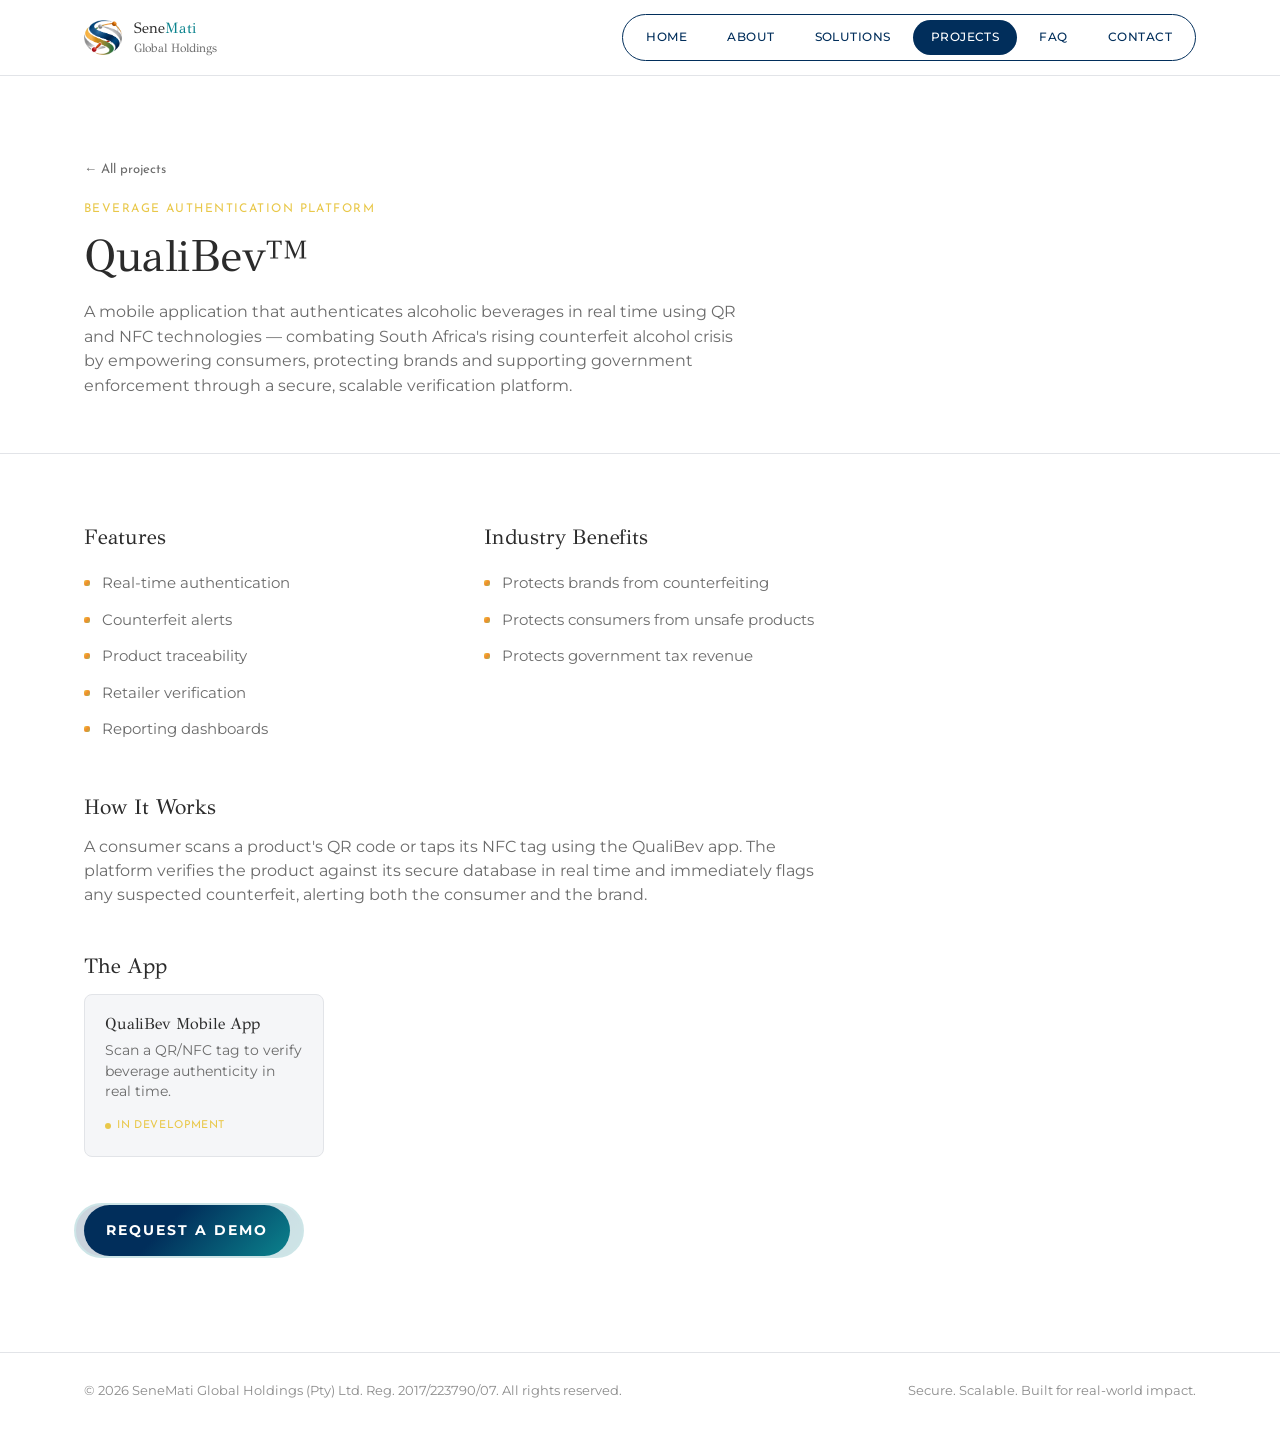
<file: qualibev.html>
<!DOCTYPE html>
<html lang="en">
<head>
  <meta charset="UTF-8" />
  <meta name="viewport" content="width=device-width, initial-scale=1.0" />
  <title>QualiBev™ — SeneMati Global Holdings</title>
  <meta name="description" content="QualiBev is a mobile app that authenticates alcoholic beverages in real time using QR and NFC technology, combating counterfeit alcohol." />
  <link rel="preconnect" href="https://fonts.googleapis.com">
  <link rel="preconnect" href="https://fonts.gstatic.com" crossorigin>
  <link href="https://fonts.googleapis.com/css2?family=GFS+Didot&family=Josefin+Sans:wght@400;600;700&family=Montserrat:wght@300;400;500;600;700&display=swap" rel="stylesheet">
  <link rel="stylesheet" href="css/style.css" />
</head>
<body>

  <!-- ===== HEADER ===== -->
  <header class="site-header">
    <div class="container header-inner">
      <a href="index.html" class="brand">
        <img src="assets/logo-mark.png" alt="SeneMati Global Holdings" class="brand-mark" />
        <span class="brand-name">Sene<span class="brand-accent">Mati</span><br><span class="brand-sub">Global Holdings</span></span>
      </a>

      <nav class="site-nav" id="siteNav">
        <a href="index.html#home">Home</a>
        <a href="about.html">About</a>
        <a href="index.html#solutions">Solutions</a>
        <a href="projects.html" class="nav-active">Projects</a>
        <a href="index.html#faq">FAQ</a>
        <a href="index.html#contact">Contact</a>
      </nav>

      <button class="nav-toggle" id="navToggle" aria-label="Toggle navigation" aria-expanded="false">
        <span></span><span></span><span></span>
      </button>
    </div>
  </header>

  <!-- ===== PAGE INTRO ===== -->
  <section class="page-intro">
    <div class="container">
      <a href="projects.html" class="back-link">&larr; All projects</a>
      <p class="eyebrow">Beverage Authentication Platform</p>
      <h1>QualiBev™</h1>
      <p class="page-intro-lede">
        A mobile application that authenticates alcoholic beverages in
        real time using QR and NFC technologies — combating South
        Africa's rising counterfeit alcohol crisis by empowering
        consumers, protecting brands and supporting government
        enforcement through a secure, scalable verification platform.
      </p>
    </div>
  </section>

  <!-- ===== PROJECT DETAIL ===== -->
  <section class="project-detail">
    <div class="container">

      <div class="detail-cols">
        <div class="detail-block">
          <h2>Features</h2>
          <ul class="detail-list">
            <li>Real-time authentication</li>
            <li>Counterfeit alerts</li>
            <li>Product traceability</li>
            <li>Retailer verification</li>
            <li>Reporting dashboards</li>
          </ul>
        </div>
        <div class="detail-block">
          <h2>Industry Benefits</h2>
          <ul class="detail-list">
            <li>Protects brands from counterfeiting</li>
            <li>Protects consumers from unsafe products</li>
            <li>Protects government tax revenue</li>
          </ul>
        </div>
      </div>

      <div class="detail-block">
        <h2>How It Works</h2>
        <p class="detail-text">
          A consumer scans a product's QR code or taps its NFC tag using
          the QualiBev app. The platform verifies the product against its
          secure database in real time and immediately flags any
          suspected counterfeit, alerting both the consumer and the brand.
        </p>
      </div>

      <div class="detail-block">
        <h2>The App</h2>
        <div class="portal-row">
          <div class="portal-item">
            <h3>QualiBev Mobile App</h3>
            <p>Scan a QR/NFC tag to verify beverage authenticity in real time.</p>
            <span class="app-status status-dev">In development</span>
          </div>
        </div>
      </div>

      <a href="index.html#contact" class="btn-154">
        <span>Request a demo</span>
        <svg xmlns="http://www.w3.org/2000/svg" fill="currentcolor" viewBox="0 0 24 24"><path d="M16.1716 10.9999L10.8076 5.63589L12.2218 4.22168L20 11.9999L12.2218 19.778L10.8076 18.3638L16.1716 12.9999H4V10.9999H16.1716Z"></path></svg>
      </a>
    </div>
  </section>

  <!-- ===== FOOTER ===== -->
  <footer class="site-footer">
    <div class="container footer-inner">
      <span>&copy; <span id="year"></span> SeneMati Global Holdings (Pty) Ltd. Reg. 2017/223790/07. All rights reserved.</span>
      <span class="footer-tag">Secure. Scalable. Built for real-world impact.</span>
    </div>
  </footer>

  <script src="js/main.js"></script>
</body>
</html>
</file>
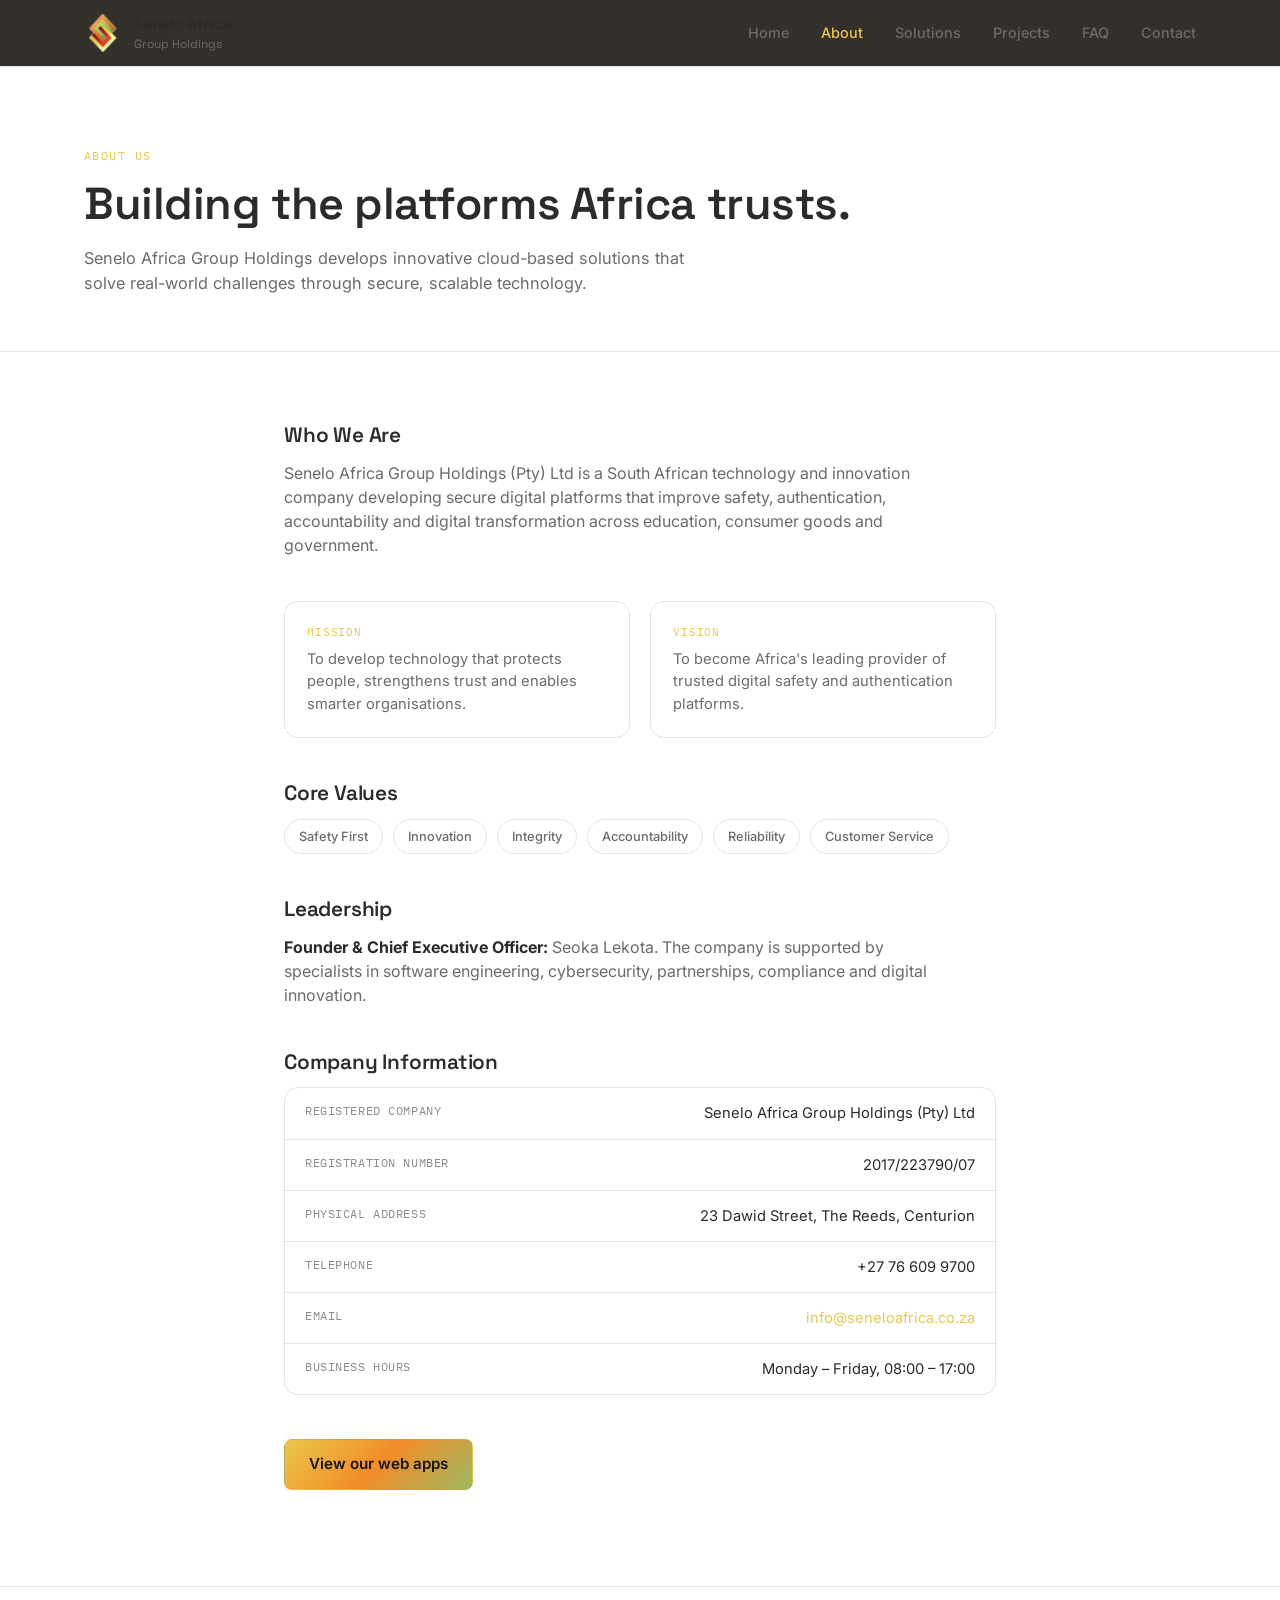
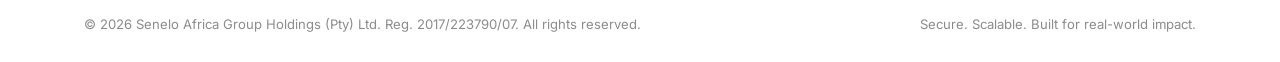
<file: files/about.html>
<!DOCTYPE html>
<html lang="en">
<head>
  <meta charset="UTF-8" />
  <meta name="viewport" content="width=device-width, initial-scale=1.0" />
  <title>About Us — Senelo Africa Group Holdings</title>
  <meta name="description" content="Learn more about Senelo Africa Group Holdings — our mission, vision, values, leadership and company information." />
  <link rel="preconnect" href="https://fonts.googleapis.com">
  <link rel="preconnect" href="https://fonts.gstatic.com" crossorigin>
  <link href="https://fonts.googleapis.com/css2?family=Space+Grotesk:wght@400;500;600;700&family=Inter:wght@400;500;600&family=IBM+Plex+Mono:wght@500&display=swap" rel="stylesheet">
  <link rel="stylesheet" href="css/style.css" />
</head>
<body>

  <!-- ===== HEADER ===== -->
  <header class="site-header">
    <div class="container header-inner">
      <a href="index.html" class="brand">
        <img src="assets/logo.png" alt="Senelo Africa Group Holdings" class="brand-mark" />
        <span class="brand-name">Senelo Africa<br><span class="brand-sub">Group Holdings</span></span>
      </a>

      <nav class="site-nav" id="siteNav">
        <a href="index.html#home">Home</a>
        <a href="about.html" class="nav-active">About</a>
        <a href="index.html#solutions">Solutions</a>
        <a href="projects.html">Projects</a>
        <a href="index.html#faq">FAQ</a>
        <a href="index.html#contact">Contact</a>
      </nav>

      <button class="nav-toggle" id="navToggle" aria-label="Toggle navigation" aria-expanded="false">
        <span></span><span></span><span></span>
      </button>
    </div>
  </header>

  <!-- ===== PAGE INTRO ===== -->
  <section class="page-intro">
    <div class="container">
      <p class="eyebrow">About Us</p>
      <h1>Building the platforms Africa trusts.</h1>
      <p class="page-intro-lede">
        Senelo Africa Group Holdings develops innovative cloud-based
        solutions that solve real-world challenges through secure,
        scalable technology.
      </p>
    </div>
  </section>

  <!-- ===== WHO WE ARE ===== -->
  <section class="about-full">
    <div class="container about-full-inner">
      <div class="about-full-block">
        <h2>Who We Are</h2>
        <p>
          Senelo Africa Group Holdings (Pty) Ltd is a South African
          technology and innovation company developing secure digital
          platforms that improve safety, authentication, accountability
          and digital transformation across education, consumer goods
          and government.
        </p>
      </div>

      <div class="mission-grid">
        <div class="mission-card">
          <span class="mission-label">Mission</span>
          <p>To develop technology that protects people, strengthens trust and enables smarter organisations.</p>
        </div>
        <div class="mission-card">
          <span class="mission-label">Vision</span>
          <p>To become Africa's leading provider of trusted digital safety and authentication platforms.</p>
        </div>
      </div>

      <div class="about-full-block">
        <h2>Core Values</h2>
        <div class="values-row">
          <span class="value-pill">Safety First</span>
          <span class="value-pill">Innovation</span>
          <span class="value-pill">Integrity</span>
          <span class="value-pill">Accountability</span>
          <span class="value-pill">Reliability</span>
          <span class="value-pill">Customer Service</span>
        </div>
      </div>

      <div class="about-full-block">
        <h2>Leadership</h2>
        <p>
          <strong>Founder &amp; Chief Executive Officer:</strong> Seoka Lekota.
          The company is supported by specialists in software engineering,
          cybersecurity, partnerships, compliance and digital innovation.
        </p>
      </div>

      <div class="about-full-block">
        <h2>Company Information</h2>
        <div class="info-table">
          <div class="info-row">
            <span class="info-label">Registered Company</span>
            <span class="info-value">Senelo Africa Group Holdings (Pty) Ltd</span>
          </div>
          <div class="info-row">
            <span class="info-label">Registration Number</span>
            <span class="info-value">2017/223790/07</span>
          </div>
          <div class="info-row">
            <span class="info-label">Physical Address</span>
            <span class="info-value">23 Dawid Street, The Reeds, Centurion</span>
          </div>
          <div class="info-row">
            <span class="info-label">Telephone</span>
            <span class="info-value">+27 76 609 9700</span>
          </div>
          <div class="info-row">
            <span class="info-label">Email</span>
            <span class="info-value"><a href="mailto:info@seneloafrica.co.za">info@seneloafrica.co.za</a></span>
          </div>
          <div class="info-row">
            <span class="info-label">Business Hours</span>
            <span class="info-value">Monday – Friday, 08:00 – 17:00</span>
          </div>
        </div>
      </div>

      <a href="index.html#apps" class="btn btn-primary">View our web apps</a>
    </div>
  </section>

  <!-- ===== FOOTER ===== -->
  <footer class="site-footer">
    <div class="container footer-inner">
      <span>&copy; <span id="year"></span> Senelo Africa Group Holdings (Pty) Ltd. Reg. 2017/223790/07. All rights reserved.</span>
      <span class="footer-tag">Secure. Scalable. Built for real-world impact.</span>
    </div>
  </footer>

  <script src="js/main.js"></script>
</body>
</html>
</file>
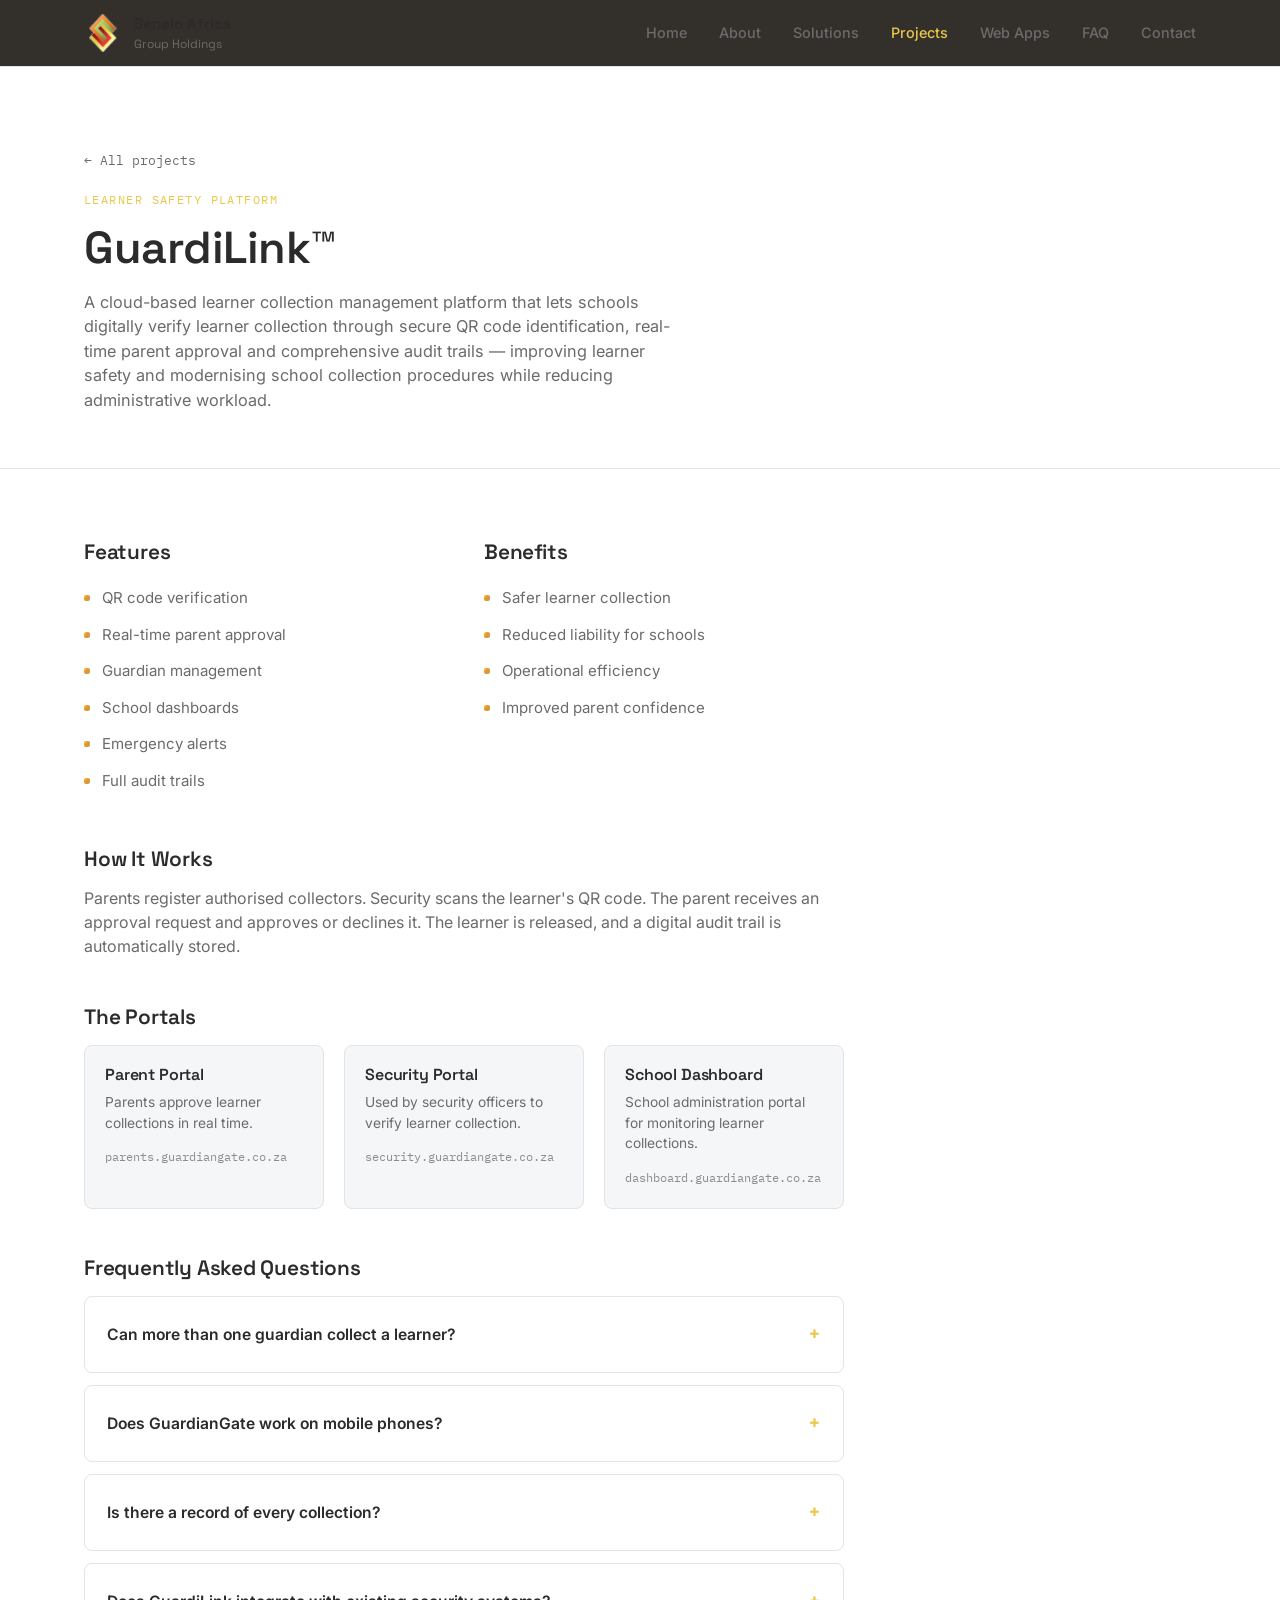
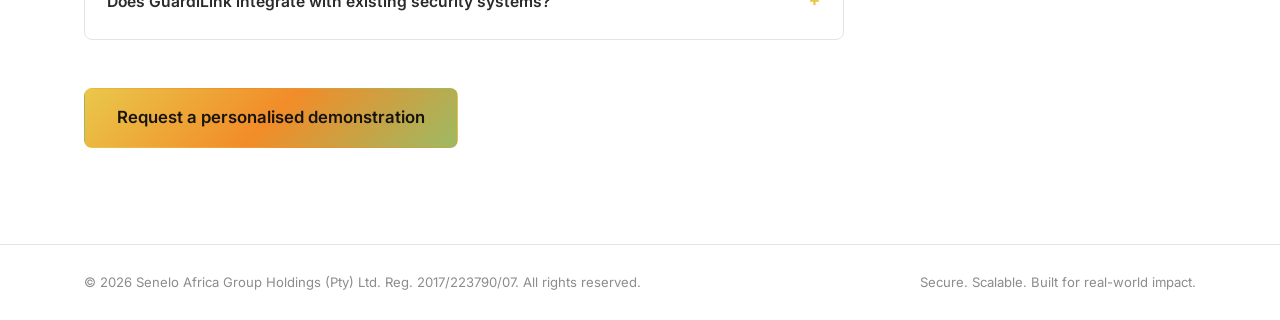
<file: files/guardiangate.html>
<!DOCTYPE html>
<html lang="en">
<head>
  <meta charset="UTF-8" />
  <meta name="viewport" content="width=device-width, initial-scale=1.0" />
  <title>GuardianGate™ — Senelo Africa Group Holdings</title>
  <meta name="description" content="GuardianGate is a cloud-based learner collection management platform for schools, using QR verification and real-time parent approval." />
  <link rel="preconnect" href="https://fonts.googleapis.com">
  <link rel="preconnect" href="https://fonts.gstatic.com" crossorigin>
  <link href="https://fonts.googleapis.com/css2?family=Space+Grotesk:wght@400;500;600;700&family=Inter:wght@400;500;600&family=IBM+Plex+Mono:wght@500&display=swap" rel="stylesheet">
  <link rel="stylesheet" href="css/style.css" />
</head>
<body>

  <!-- ===== HEADER ===== -->
  <header class="site-header">
    <div class="container header-inner">
      <a href="index.html" class="brand">
        <img src="assets/logo.png" alt="Senelo Africa Group Holdings" class="brand-mark" />
        <span class="brand-name">Senelo Africa<br><span class="brand-sub">Group Holdings</span></span>
      </a>

      <nav class="site-nav" id="siteNav">
        <a href="index.html#home">Home</a>
        <a href="about.html">About</a>
        <a href="index.html#solutions">Solutions</a>
        <a href="projects.html" class="nav-active">Projects</a>
        <a href="index.html#apps">Web Apps</a>
        <a href="index.html#faq">FAQ</a>
        <a href="index.html#contact">Contact</a>
      </nav>

      <button class="nav-toggle" id="navToggle" aria-label="Toggle navigation" aria-expanded="false">
        <span></span><span></span><span></span>
      </button>
    </div>
  </header>

  <!-- ===== PAGE INTRO ===== -->
  <section class="page-intro">
    <div class="container">
      <a href="projects.html" class="back-link">&larr; All projects</a>
      <p class="eyebrow">Learner Safety Platform</p>
      <h1>GuardiLink™</h1>
      <p class="page-intro-lede">
        A cloud-based learner collection management platform that lets
        schools digitally verify learner collection through secure QR
        code identification, real-time parent approval and comprehensive
        audit trails — improving learner safety and modernising school
        collection procedures while reducing administrative workload.
      </p>
    </div>
  </section>

  <!-- ===== PROJECT DETAIL ===== -->
  <section class="project-detail">
    <div class="container">

      <div class="detail-cols">
        <div class="detail-block">
          <h2>Features</h2>
          <ul class="detail-list">
            <li>QR code verification</li>
            <li>Real-time parent approval</li>
            <li>Guardian management</li>
            <li>School dashboards</li>
            <li>Emergency alerts</li>
            <li>Full audit trails</li>
          </ul>
        </div>
        <div class="detail-block">
          <h2>Benefits</h2>
          <ul class="detail-list">
            <li>Safer learner collection</li>
            <li>Reduced liability for schools</li>
            <li>Operational efficiency</li>
            <li>Improved parent confidence</li>
          </ul>
        </div>
      </div>

      <div class="detail-block">
        <h2>How It Works</h2>
        <p class="detail-text">
          Parents register authorised collectors. Security scans the
          learner's QR code. The parent receives an approval request and
          approves or declines it. The learner is released, and a digital
          audit trail is automatically stored.
        </p>
      </div>

      <div class="detail-block">
        <h2>The Portals</h2>
        <div class="portal-row">
          <div class="portal-item">
            <h3>Parent Portal</h3>
            <p>Parents approve learner collections in real time.</p>
            <span class="app-subdomain">parents.guardiangate.co.za</span>
          </div>
          <div class="portal-item">
            <h3>Security Portal</h3>
            <p>Used by security officers to verify learner collection.</p>
            <span class="app-subdomain">security.guardiangate.co.za</span>
          </div>
          <div class="portal-item">
            <h3>School Dashboard</h3>
            <p>School administration portal for monitoring learner collections.</p>
            <span class="app-subdomain">dashboard.guardiangate.co.za</span>
          </div>
        </div>
      </div>

      <div class="detail-block">
        <h2>Frequently Asked Questions</h2>
        <div class="faq-list">
          <details class="faq-item">
            <summary>Can more than one guardian collect a learner?</summary>
            <p>Yes — parents can manage multiple authorised collectors.</p>
          </details>
          <details class="faq-item">
            <summary>Does GuardianGate work on mobile phones?</summary>
            <p>Yes — parents receive notifications and approve collections directly from their smartphones.</p>
          </details>
          <details class="faq-item">
            <summary>Is there a record of every collection?</summary>
            <p>Yes — every collection is permanently recorded with date, time and authorised collector information.</p>
          </details>
          <details class="faq-item">
            <summary>Does GuardiLink integrate with existing security systems?</summary>
            <p>Yes — it complements access control, facial recognition, CCTV and visitor management systems.</p>
          </details>
        </div>
      </div>

      <a href="index.html#contact" class="btn btn-primary btn-large">Request a personalised demonstration</a>
    </div>
  </section>

  <!-- ===== FOOTER ===== -->
  <footer class="site-footer">
    <div class="container footer-inner">
      <span>&copy; <span id="year"></span> Senelo Africa Group Holdings (Pty) Ltd. Reg. 2017/223790/07. All rights reserved.</span>
      <span class="footer-tag">Secure. Scalable. Built for real-world impact.</span>
    </div>
  </footer>

  <script src="js/main.js"></script>
</body>
</html>
</file>
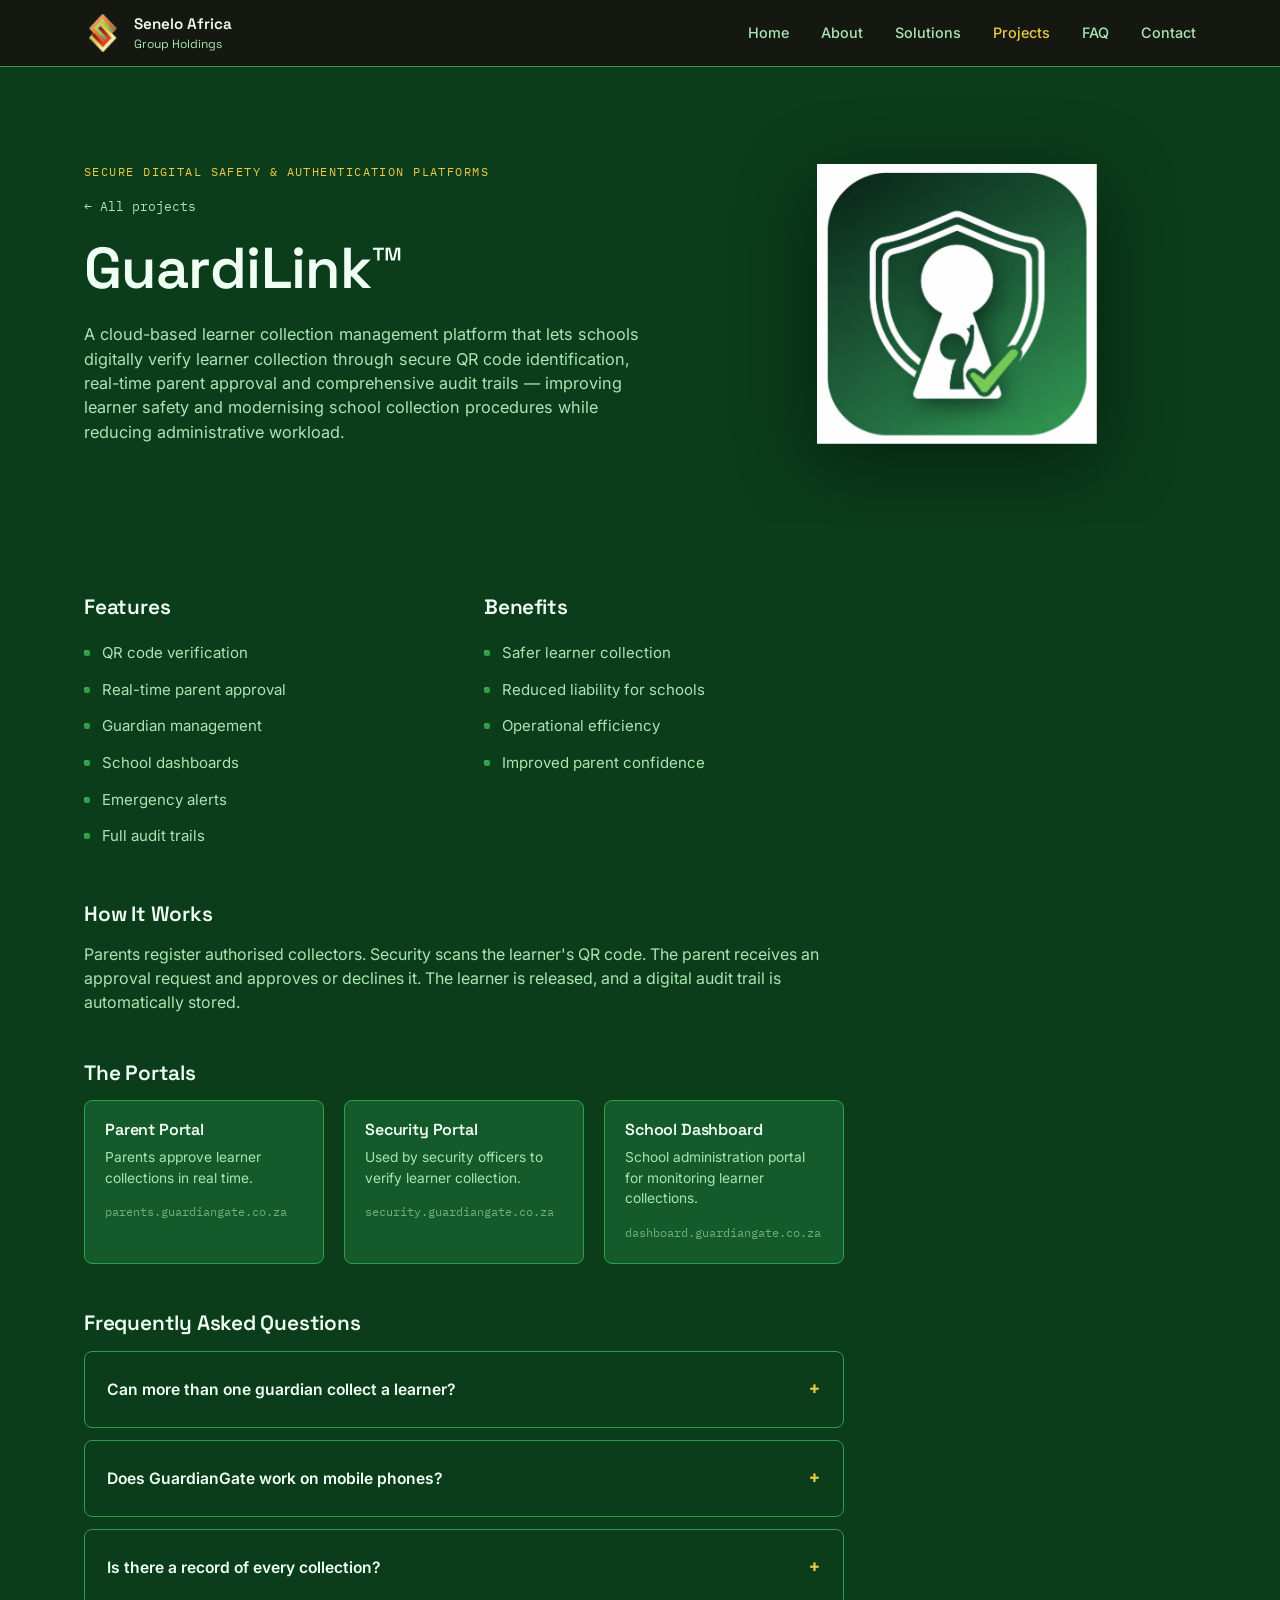
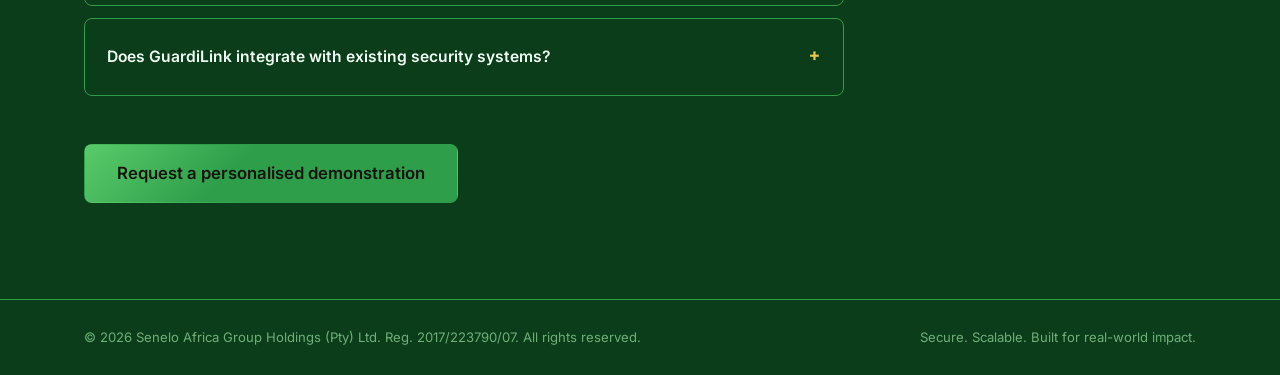
<file: files/GuardiLink.html>
<!DOCTYPE html>
<html lang="en">
<head>
  <meta charset="UTF-8" />
  <meta name="viewport" content="width=device-width, initial-scale=1.0" />
  <title>GuardianGate™ — Senelo Africa Group Holdings</title>
  <meta name="description" content="GuardianGate is a cloud-based learner collection management platform for schools, using QR verification and real-time parent approval." />
  <link rel="preconnect" href="https://fonts.googleapis.com">
  <link rel="preconnect" href="https://fonts.gstatic.com" crossorigin>
  <link href="https://fonts.googleapis.com/css2?family=Space+Grotesk:wght@400;500;600;700&family=Inter:wght@400;500;600&family=IBM+Plex+Mono:wght@500&display=swap" rel="stylesheet">
  <link rel="stylesheet" href="css/style.css" />
</head>
<Style>
:root {
  /* Color — pulled from the brand mark's layered diamond gradient */
 --color-bg: #0B3D1A; /* deep forest green */
 --color-surface: #145A2A; /* dark green */
 --color-surface-2: #1F7A3A; /* medium green */
 --color-border: #2E9E4B; /* bright green border */

 /* Accents */
 --color-primary: #2E9E4B; /* main shield green */
 --color-accent: #5ACB6A; /* light green checkmark */
 --color-white: #FFFFFF; /* shield + icon white */

 /* Text - to match on dark green bg */
 --color-text: #F0FFF4; /* very light mint white */
 --color-text-muted: #A8E6B3; /* soft green tint */
 --color-text-dim: #6FAF7A; /* muted green */

  --gradient-facet: linear-gradient(135deg, var(--color-accent), var(--color-primary) 40%, var(--color-border) 75%);

  /* Type */
  --font-display: 'Space Grotesk', sans-serif;
  --font-body: 'Inter', sans-serif;
  --font-mono: 'IBM Plex Mono', monospace;

  /* Layout */
  --max-width: 1160px;
  --radius: 14px;
  --radius-sm: 8px;
}

</Style>
<body>

  

  <!-- ===== HEADER ===== -->
  <header class="site-header">
    <div class="container header-inner">
      <a href="index.html" class="brand">
        <img src="assets/logo.png" alt="Senelo Africa Group Holdings" class="brand-mark" />
        <span class="brand-name">Senelo Africa<br><span class="brand-sub">Group Holdings</span></span>
      </a>

      <nav class="site-nav" id="siteNav">
        <a href="index.html#home">Home</a>
        <a href="about.html">About</a>
        <a href="index.html#solutions">Solutions</a>
        <a href="projects.html" class="nav-active">Projects</a>
        <a href="index.html#faq">FAQ</a>
        <a href="index.html#contact">Contact</a>
      </nav>

      <button class="nav-toggle" id="navToggle" aria-label="Toggle navigation" aria-expanded="false">
        <span></span><span></span><span></span>
      </button>
    </div>
  </header>

    <!-- ===== HERO ===== -->
  <section class="hero" id="home">
    <div class="container hero-inner">
      <div class="hero-copy">
        <p class="eyebrow">Secure Digital Safety &amp; Authentication Platforms</p>
        <a href="projects.html" class="back-link">&larr; All projects</a>
       <h1>GuardiLink™</h1>
        <p class="page-intro-lede">
        A cloud-based learner collection management platform that lets
        schools digitally verify learner collection through secure QR
        code identification, real-time parent approval and comprehensive
        audit trails — improving learner safety and modernising school
        collection procedures while reducing administrative workload.
      </p>
        
      </div>

      <div class="hero-visual">
        <img src="assets/Gurdilink.jpeg" alt="Senelo Africa Group Holdings" class="hero-logo" />
      </div>
    </div>
  </section>

  <!-- ===== PAGE INTRO ===== -->
  

  <!-- ===== PROJECT DETAIL ===== -->
  <section class="project-detail">
    <div class="container">

      <div class="detail-cols">
        <div class="detail-block">
          <h2>Features</h2>
          <ul class="detail-list">
            <li>QR code verification</li>
            <li>Real-time parent approval</li>
            <li>Guardian management</li>
            <li>School dashboards</li>
            <li>Emergency alerts</li>
            <li>Full audit trails</li>
          </ul>
        </div>
        <div class="detail-block">
          <h2>Benefits</h2>
          <ul class="detail-list">
            <li>Safer learner collection</li>
            <li>Reduced liability for schools</li>
            <li>Operational efficiency</li>
            <li>Improved parent confidence</li>
          </ul>
        </div>
      </div>

      <div class="detail-block">
        <h2>How It Works</h2>
        <p class="detail-text">
          Parents register authorised collectors. Security scans the
          learner's QR code. The parent receives an approval request and
          approves or declines it. The learner is released, and a digital
          audit trail is automatically stored.
        </p>
      </div>

      <div class="detail-block">
        <h2>The Portals</h2>
        <div class="portal-row">
          <div class="portal-item">
            <h3>Parent Portal</h3>
            <p>Parents approve learner collections in real time.</p>
            <span class="app-subdomain">parents.guardiangate.co.za</span>
          </div>
          <div class="portal-item">
            <h3>Security Portal</h3>
            <p>Used by security officers to verify learner collection.</p>
            <span class="app-subdomain">security.guardiangate.co.za</span>
          </div>
          <div class="portal-item">
            <h3>School Dashboard</h3>
            <p>School administration portal for monitoring learner collections.</p>
            <span class="app-subdomain">dashboard.guardiangate.co.za</span>
          </div>
        </div>
      </div>

      <div class="detail-block">
        <h2>Frequently Asked Questions</h2>
        <div class="faq-list">
          <details class="faq-item">
            <summary>Can more than one guardian collect a learner?</summary>
            <p>Yes — parents can manage multiple authorised collectors.</p>
          </details>
          <details class="faq-item">
            <summary>Does GuardianGate work on mobile phones?</summary>
            <p>Yes — parents receive notifications and approve collections directly from their smartphones.</p>
          </details>
          <details class="faq-item">
            <summary>Is there a record of every collection?</summary>
            <p>Yes — every collection is permanently recorded with date, time and authorised collector information.</p>
          </details>
          <details class="faq-item">
            <summary>Does GuardiLink integrate with existing security systems?</summary>
            <p>Yes — it complements access control, facial recognition, CCTV and visitor management systems.</p>
          </details>
        </div>
      </div>

      <a href="index.html#contact" class="btn btn-primary btn-large">Request a personalised demonstration</a>
    </div>
  </section>

  <!-- ===== FOOTER ===== -->
  <footer class="site-footer">
    <div class="container footer-inner">
      <span>&copy; <span id="year"></span> Senelo Africa Group Holdings (Pty) Ltd. Reg. 2017/223790/07. All rights reserved.</span>
      <span class="footer-tag">Secure. Scalable. Built for real-world impact.</span>
    </div>
  </footer>

  <script src="js/main.js"></script>
</body>
</html>
</file>
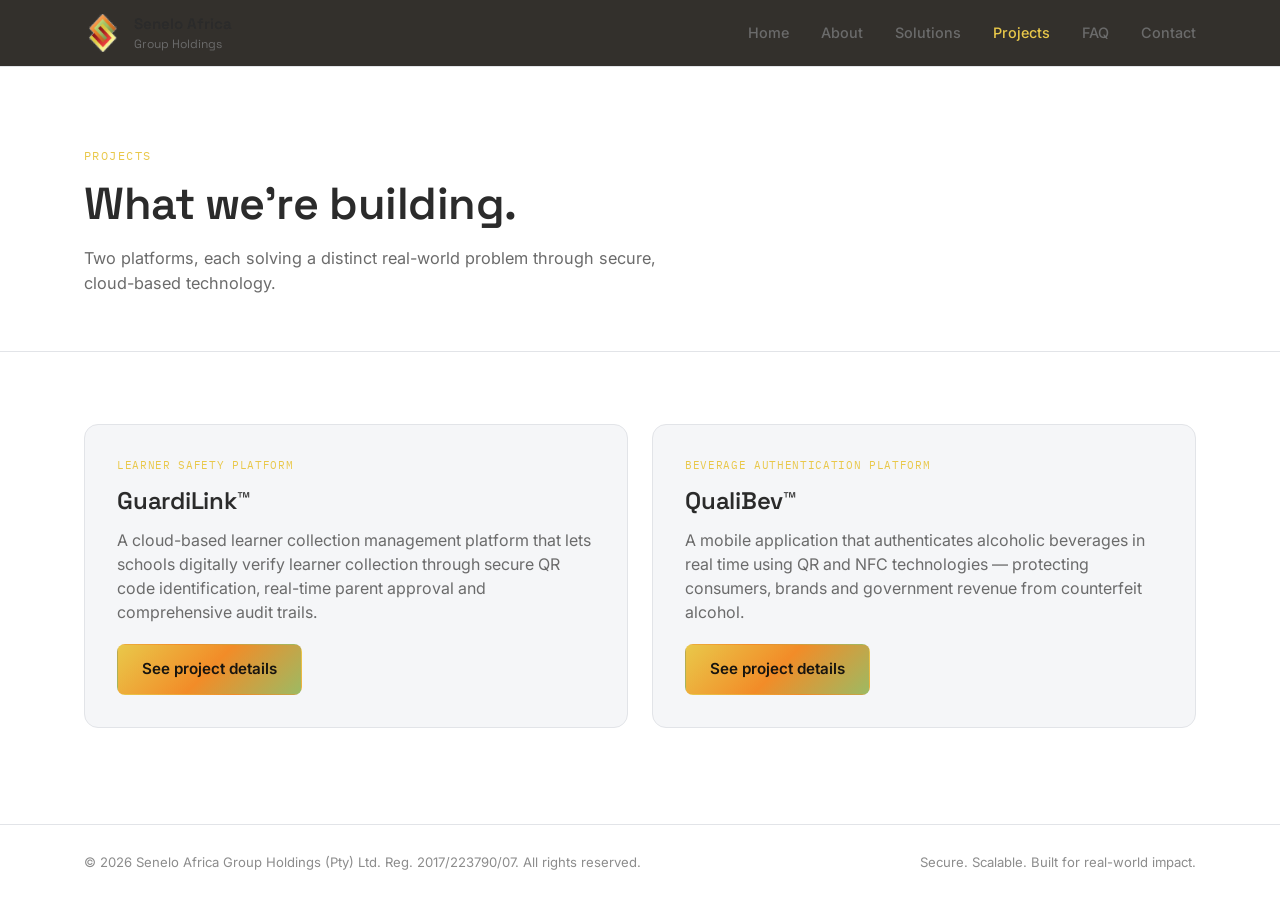
<file: files/projects.html>
<!DOCTYPE html>
<html lang="en">
<head>
  <meta charset="UTF-8" />
  <meta name="viewport" content="width=device-width, initial-scale=1.0" />
  <title>Projects — Senelo Africa Group Holdings</title>
  <meta name="description" content="An overview of Senelo Africa Group Holdings' projects — GuardianGate and QualiBev." />
  <link rel="preconnect" href="https://fonts.googleapis.com">
  <link rel="preconnect" href="https://fonts.gstatic.com" crossorigin>
  <link href="https://fonts.googleapis.com/css2?family=Space+Grotesk:wght@400;500;600;700&family=Inter:wght@400;500;600&family=IBM+Plex+Mono:wght@500&display=swap" rel="stylesheet">
  <link rel="stylesheet" href="css/style.css" />
</head>
<body>

  <!-- ===== HEADER ===== -->
  <header class="site-header">
    <div class="container header-inner">
      <a href="index.html" class="brand">
        <img src="assets/logo.png" alt="Senelo Africa Group Holdings" class="brand-mark" />
        <span class="brand-name">Senelo Africa<br><span class="brand-sub">Group Holdings</span></span>
      </a>

      <nav class="site-nav" id="siteNav">
        <a href="index.html#home">Home</a>
        <a href="about.html">About</a>
        <a href="index.html#solutions">Solutions</a>
        <a href="projects.html" class="nav-active">Projects</a>
        <a href="index.html#faq">FAQ</a>
        <a href="index.html#contact">Contact</a>
      </nav>

      <button class="nav-toggle" id="navToggle" aria-label="Toggle navigation" aria-expanded="false">
        <span></span><span></span><span></span>
      </button>
    </div>
  </header>

  <!-- ===== PAGE INTRO ===== -->
  <section class="page-intro">
    <div class="container">
      <p class="eyebrow">Projects</p>
      <h1>What we're building.</h1>
      <p class="page-intro-lede">
        Two platforms, each solving a distinct real-world problem through
        secure, cloud-based technology.
      </p>
    </div>
  </section>

  <!-- ===== PROJECT OVERVIEW CARDS ===== -->
  <section class="project-overview">
    <div class="container project-grid">

      <div class="project-card">
        <span class="project-tag">Learner Safety Platform</span>
        <h2>GuardiLink™</h2>
        <p>
          A cloud-based learner collection management platform that lets
          schools digitally verify learner collection through secure QR
          code identification, real-time parent approval and comprehensive
          audit trails.
        </p>
        <a href="GuardiLink.html" class="btn btn-primary">See project details</a>
      </div>

      <div class="project-card">
        <span class="project-tag">Beverage Authentication Platform</span>
        <h2>QualiBev™</h2>
        <p>
          A mobile application that authenticates alcoholic beverages in
          real time using QR and NFC technologies — protecting consumers,
          brands and government revenue from counterfeit alcohol.
        </p>
        <a href="qualibev.html" class="btn btn-primary">See project details</a>
      </div>

    </div>
  </section>

  <!-- ===== FOOTER ===== -->
  <footer class="site-footer">
    <div class="container footer-inner">
      <span>&copy; <span id="year"></span> Senelo Africa Group Holdings (Pty) Ltd. Reg. 2017/223790/07. All rights reserved.</span>
      <span class="footer-tag">Secure. Scalable. Built for real-world impact.</span>
    </div>
  </footer>

  <script src="js/main.js"></script>
</body>
</html>
</file>
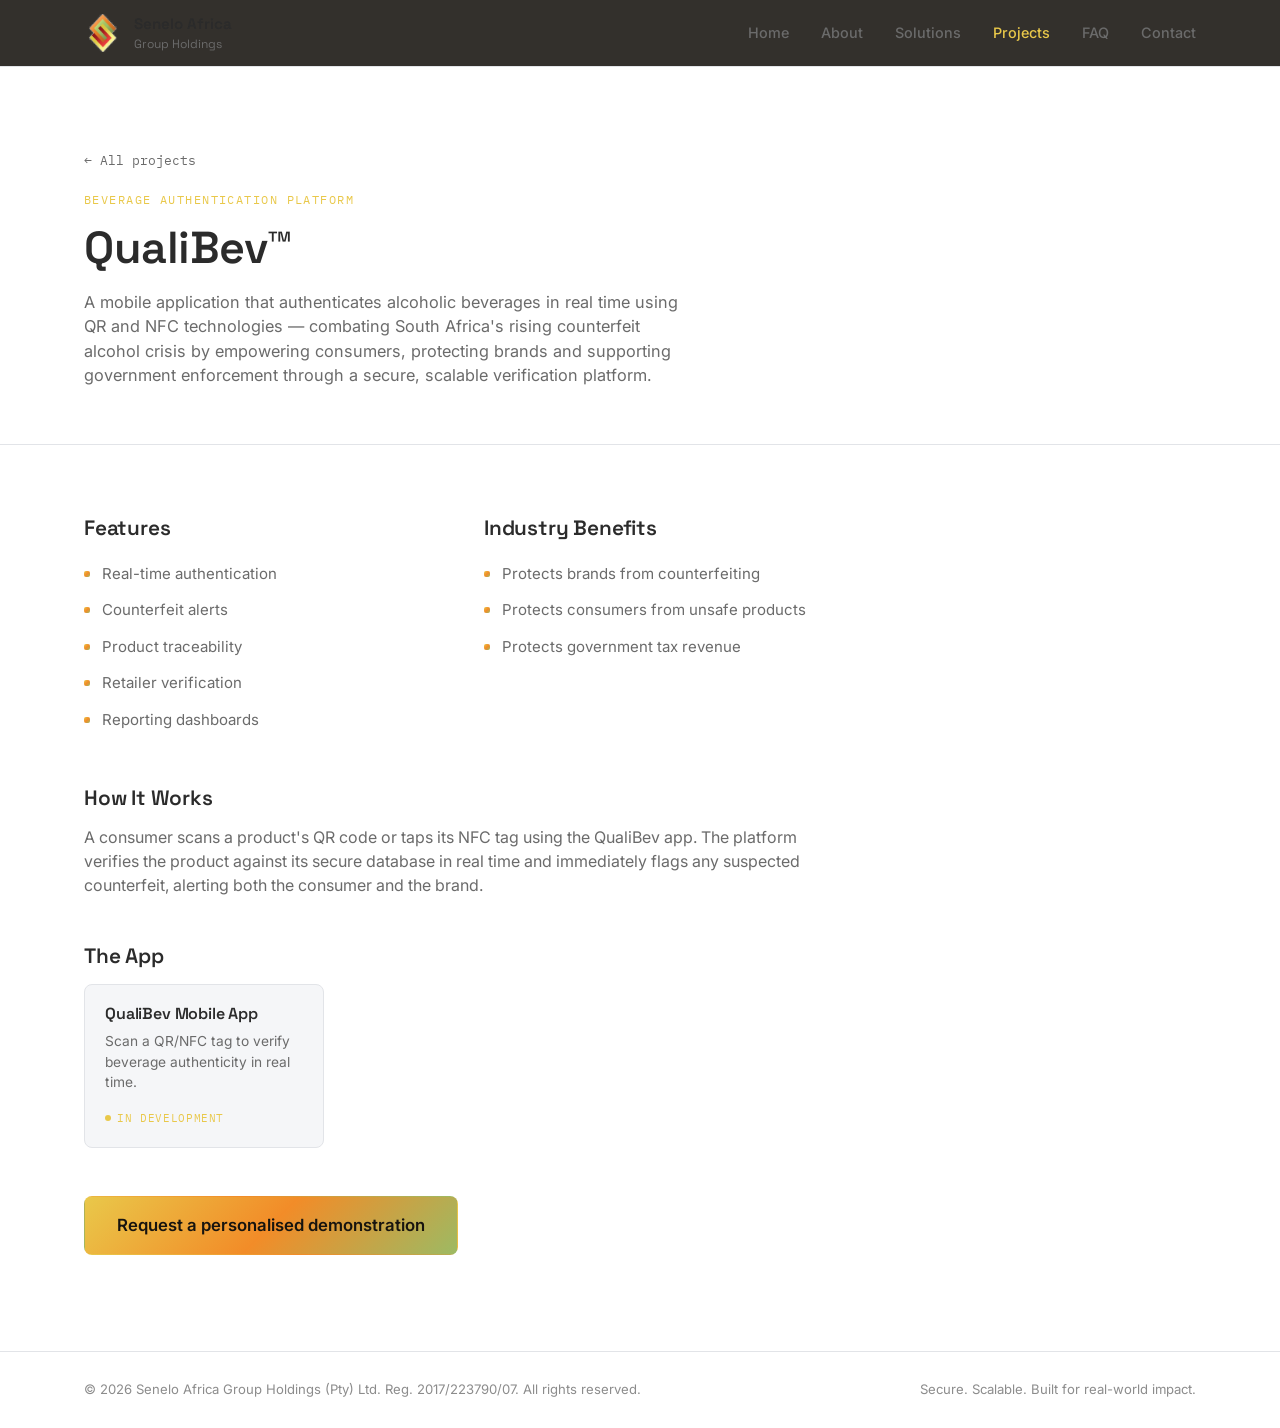
<file: files/qualibev.html>
<!DOCTYPE html>
<html lang="en">
<head>
  <meta charset="UTF-8" />
  <meta name="viewport" content="width=device-width, initial-scale=1.0" />
  <title>QualiBev™ — Senelo Africa Group Holdings</title>
  <meta name="description" content="QualiBev is a mobile app that authenticates alcoholic beverages in real time using QR and NFC technology, combating counterfeit alcohol." />
  <link rel="preconnect" href="https://fonts.googleapis.com">
  <link rel="preconnect" href="https://fonts.gstatic.com" crossorigin>
  <link href="https://fonts.googleapis.com/css2?family=Space+Grotesk:wght@400;500;600;700&family=Inter:wght@400;500;600&family=IBM+Plex+Mono:wght@500&display=swap" rel="stylesheet">
  <link rel="stylesheet" href="css/style.css" />
</head>
<body>

  <!-- ===== HEADER ===== -->
  <header class="site-header">
    <div class="container header-inner">
      <a href="index.html" class="brand">
        <img src="assets/logo.png" alt="Senelo Africa Group Holdings" class="brand-mark" />
        <span class="brand-name">Senelo Africa<br><span class="brand-sub">Group Holdings</span></span>
      </a>

      <nav class="site-nav" id="siteNav">
        <a href="index.html#home">Home</a>
        <a href="about.html">About</a>
        <a href="index.html#solutions">Solutions</a>
        <a href="projects.html" class="nav-active">Projects</a>
        <a href="index.html#faq">FAQ</a>
        <a href="index.html#contact">Contact</a>
      </nav>

      <button class="nav-toggle" id="navToggle" aria-label="Toggle navigation" aria-expanded="false">
        <span></span><span></span><span></span>
      </button>
    </div>
  </header>

  <!-- ===== PAGE INTRO ===== -->
  <section class="page-intro">
    <div class="container">
      <a href="projects.html" class="back-link">&larr; All projects</a>
      <p class="eyebrow">Beverage Authentication Platform</p>
      <h1>QualiBev™</h1>
      <p class="page-intro-lede">
        A mobile application that authenticates alcoholic beverages in
        real time using QR and NFC technologies — combating South
        Africa's rising counterfeit alcohol crisis by empowering
        consumers, protecting brands and supporting government
        enforcement through a secure, scalable verification platform.
      </p>
    </div>
  </section>

  <!-- ===== PROJECT DETAIL ===== -->
  <section class="project-detail">
    <div class="container">

      <div class="detail-cols">
        <div class="detail-block">
          <h2>Features</h2>
          <ul class="detail-list">
            <li>Real-time authentication</li>
            <li>Counterfeit alerts</li>
            <li>Product traceability</li>
            <li>Retailer verification</li>
            <li>Reporting dashboards</li>
          </ul>
        </div>
        <div class="detail-block">
          <h2>Industry Benefits</h2>
          <ul class="detail-list">
            <li>Protects brands from counterfeiting</li>
            <li>Protects consumers from unsafe products</li>
            <li>Protects government tax revenue</li>
          </ul>
        </div>
      </div>

      <div class="detail-block">
        <h2>How It Works</h2>
        <p class="detail-text">
          A consumer scans a product's QR code or taps its NFC tag using
          the QualiBev app. The platform verifies the product against its
          secure database in real time and immediately flags any
          suspected counterfeit, alerting both the consumer and the brand.
        </p>
      </div>

      <div class="detail-block">
        <h2>The App</h2>
        <div class="portal-row">
          <div class="portal-item">
            <h3>QualiBev Mobile App</h3>
            <p>Scan a QR/NFC tag to verify beverage authenticity in real time.</p>
            <span class="app-status status-dev">In development</span>
          </div>
        </div>
      </div>

      <a href="index.html#contact" class="btn btn-primary btn-large">Request a personalised demonstration</a>
    </div>
  </section>

  <!-- ===== FOOTER ===== -->
  <footer class="site-footer">
    <div class="container footer-inner">
      <span>&copy; <span id="year"></span> Senelo Africa Group Holdings (Pty) Ltd. Reg. 2017/223790/07. All rights reserved.</span>
      <span class="footer-tag">Secure. Scalable. Built for real-world impact.</span>
    </div>
  </footer>

  <script src="js/main.js"></script>
</body>
</html>
</file>
<file: css/style.css>
/* =========================================================
   SENELO AFRICA GROUP HOLDINGS — DESIGN TOKENS
   ========================================================= */
:root {
  /* Color — Senelo Africa palette */
  --color-bg: #FFFFFF;
  --color-surface: #F5F6F8;
  --color-surface-2: #FFFFFF;
  --color-border: #E2E4E8;

  --color-orange: #F28C28;
  --color-gold: #E9C84A;
  --color-olive: #9DBA63;

  --color-text: #2B2B2B;
  --color-text-muted: #6B6B6B;
  --color-text-dim: #8C8C8C;

  --gradient-facet: linear-gradient(135deg, var(--color-gold), var(--color-orange) 50%, var(--color-olive) 100%);

   /* Type */
  --font-display: 'GFS Didot', serif;          /* headings */
  --font-body: 'Montserrat', sans-serif;       /* body text, buttons, nav */
  --font-mono: 'Josefin Sans', sans-serif;     /* small uppercase labels */
  /* previous fonts, to revert:
  --font-display: 'Space Grotesk', sans-serif;
  --font-body: 'Inter', sans-serif;
  --font-mono: 'IBM Plex Mono', monospace; */

  /* Layout */
  --max-width: 1160px;
  --radius: 14px;
  --radius-sm: 8px;
}

/* =========================================================
   RESET & BASE
   ========================================================= */
* { box-sizing: border-box; margin: 0; padding: 0; }

html { scroll-behavior: smooth; }

@media (prefers-reduced-motion: reduce) {
  html { scroll-behavior: auto; }
  *, *::before, *::after { animation-duration: 0.01ms !important; animation-iteration-count: 1 !important; transition-duration: 0.01ms !important; }
}

body {
  font-family: var(--font-body);
  background: var(--color-bg);
  color: var(--color-text);
  line-height: 1.5;
  -webkit-font-smoothing: antialiased;
}

img { max-width: 100%; display: block; }

a { color: inherit; text-decoration: none; }

h1, h2, h3 {
  font-family: var(--font-display);
  font-weight: 600;
  line-height: 1.1;
  letter-spacing: -0.01em;
}

.container {
  max-width: var(--max-width);
  margin: 0 auto;
  padding: 0 24px;
}

.eyebrow {
  font-family: var(--font-mono);
  font-size: 0.75rem;
  letter-spacing: 0.12em;
  text-transform: uppercase;
  color: var(--color-gold);
  margin-bottom: 12px;
}

a:focus-visible,
button:focus-visible {
  outline: 2px solid var(--color-gold);
  outline-offset: 3px;
}

/* =========================================================
   BUTTONS
   ========================================================= */
.btn {
  display: inline-flex;
  align-items: center;
  gap: 8px;
  padding: 13px 24px;
  border-radius: var(--radius-sm);
  font-weight: 600;
  font-size: 0.95rem;
  border: 1px solid transparent;
  cursor: pointer;
  transition: transform 0.15s ease, background 0.2s ease, border-color 0.2s ease;
}

.btn:hover { transform: translateY(-2px); }

.btn-primary {
  background: var(--gradient-facet);
  color: #17140F;
}

.btn-ghost {
  border-color: var(--color-border);
  color: var(--color-text);
}
.btn-ghost:hover { border-color: var(--color-gold); }

.btn-large { padding: 16px 32px; font-size: 1.05rem; }

/* =========================================================
   HEADER
   ========================================================= */
.site-header {
  position: sticky;
  top: 0;
  z-index: 50;
  background: rgba(255, 255, 255, 0.92);
  backdrop-filter: blur(10px);
  border-bottom: 1px solid var(--color-border);
  color: var(--color-text);
}

.header-inner {
  display: flex;
  align-items: center;
  justify-content: space-between;
  padding-top: 14px;
  padding-bottom: 14px;
}

.brand {
  display: flex;
  align-items: center;
  gap: 12px;
}

.brand-mark { width: 38px; height: 38px; object-fit: contain; }

.brand-name {
  font-family: var(--font-display);
  font-size: 0.95rem;
  font-weight: 600;
  line-height: 1.25;
}

.brand-sub {
  font-size: 0.75rem;
  font-weight: 400;
  color: var(--color-text-muted);
}

.site-nav {
  display: flex;
  align-items: center;
  gap: 4px;
  padding: 5px;
  background: #FFFFFF;
  border: 1.5px solid #111111;
  border-radius: 999px;
}

.site-nav a {
  font-size: 0.72rem;
  font-weight: 500;
  letter-spacing: 0.04em;
  text-transform: uppercase;
  color: #111111;
  padding: 9px 18px;
  border-radius: 999px;
    transition: background 0.2s ease, color 0.2s ease, box-shadow 0.2s ease;
}

.site-nav a:hover {
  background: var(--gradient-facet);
  color: #111111;
  box-shadow: 0 4px 14px rgba(242, 140, 40, 0.35);
}

/* the current page: filled black pill */
.site-nav a.nav-active,
.site-nav a.nav-active:hover {
  background: #111111;
  color: #FFFFFF;
}

.nav-toggle {
  display: none;
  flex-direction: column;
  justify-content: center;
  gap: 5px;
  width: 36px;
  height: 36px;
  background: none;
  border: none;
  cursor: pointer;
}

.nav-toggle span {
  width: 100%;
  height: 2px;
  background: var(--color-text);
  border-radius: 2px;
}

/* =========================================================
   HERO
   ========================================================= */
.hero { padding: 96px 0 80px; overflow: hidden; }

.hero-inner {
  display: grid;
  grid-template-columns: 1.1fr 0.9fr;
  align-items: center;
  gap: 48px;
}

.hero h1 {
  font-size: clamp(2.4rem, 4.5vw, 3.6rem);
  margin-bottom: 22px;
}

.hero-lede {
  font-size: 1.05rem;
  color: var(--color-text-muted);
  max-width: 46ch;
  margin-bottom: 32px;
}

.hero-actions { display: flex; gap: 16px; flex-wrap: wrap; }

/* --- Signature element: layered facet stack, echoes the brand mark --- */
.hero-visual {
  display: flex;
  align-items: center;
  justify-content: center;
}

.hero-visual {
  display: flex;
  align-items: center;
  justify-content: center;
  position: relative;
  perspective: 900px;
}

.logo-glow {
  position: absolute;
  width: 340px;
  height: 340px;
  border-radius: 50%;
  background: radial-gradient(circle, var(--color-orange) 0%, var(--color-gold) 35%, transparent 70%);
  filter: blur(60px);
  opacity: 0.35;
  animation: pulse-glow 5s ease-in-out infinite;
  pointer-events: none;
}

@keyframes pulse-glow {
  0%, 100% { opacity: 0.25; transform: scale(0.95); }
  50% { opacity: 0.45; transform: scale(1.08); }
}

.hero-logo {
  width: 280px;
  max-width: 70%;
  filter: drop-shadow(0 20px 40px rgba(0, 0, 0, 0.45));
  animation: float 7s ease-in-out infinite;
  transform-style: preserve-3d;
  transition: transform 0.15s ease-out;
  position: relative;
  will-change: transform;
}

@keyframes float {
  0%, 100% { translate: 0 0; }
  50% { translate: 0 -12px; }
}

/* =========================================================
   ABOUT
   ========================================================= */
.about { padding: 72px 0; background: var(--color-surface); }

.about-inner { max-width: 720px; }

.about h2 { font-size: clamp(1.7rem, 3vw, 2.3rem); margin-bottom: 18px; }

.about-text { color: var(--color-text-muted); margin-bottom: 40px; }

.stat-row { display: flex; gap: 48px; flex-wrap: wrap; }

.stat-value {
  display: block;
  font-family: var(--font-display);
  font-size: 2rem;
  font-weight: 700;
  color: var(--color-gold);
}

.stat-label {
  font-family: var(--font-mono);
  font-size: 0.7rem;
  letter-spacing: 0.08em;
  text-transform: uppercase;
  color: var(--color-text-dim);
}

/* =========================================================
   APPS
   ========================================================= */
.apps { padding: 88px 0; }

.apps h2 { font-size: clamp(1.7rem, 3vw, 2.3rem); margin-bottom: 14px; }

.apps-lede { color: var(--color-text-muted); max-width: 56ch; margin-bottom: 44px; }

.app-grid {
  display: flex;
  flex-direction: column;
  gap: 44px;
}

.app-group-head {
  display: flex;
  align-items: baseline;
  gap: 12px;
  flex-wrap: wrap;
  margin-bottom: 18px;
}

.app-group-head h3 {
  font-size: 1.2rem;
  font-weight: 600;
}

.app-group-tag {
  font-family: var(--font-mono);
  font-size: 0.7rem;
  letter-spacing: 0.06em;
  text-transform: uppercase;
  color: var(--color-gold);
}

.app-group-grid {
  display: grid;
  grid-template-columns: repeat(auto-fill, minmax(260px, 1fr));
  gap: 20px;
}

.app-card {
  background: var(--color-surface);
  border: 1px solid var(--color-border);
  border-radius: var(--radius);
  padding: 28px;
  display: flex;
  flex-direction: column;
  gap: 14px;
  transition: border-color 0.2s ease, transform 0.2s ease;
}

.app-card:hover {
  border-color: var(--color-gold);
  transform: translateY(-3px);
}

.app-icon {
  width: 42px;
  height: 42px;
  border-radius: 10px;
  transform: rotate(45deg);
  background: var(--gradient-facet);
}

.app-icon-wrap { display: flex; align-items: center; justify-content: center; width: 42px; height: 42px; }

.app-card h4 { font-size: 1.05rem; font-weight: 600; }

.app-card p {
  color: var(--color-text-muted);
  font-size: 0.9rem;
  flex-grow: 1;
}

.app-status {
  display: inline-flex;
  align-items: center;
  gap: 6px;
  font-family: var(--font-mono);
  font-size: 0.68rem;
  letter-spacing: 0.06em;
  text-transform: uppercase;
  color: var(--color-olive);
  width: fit-content;
}

.app-status::before {
  content: '';
  width: 6px;
  height: 6px;
  border-radius: 50%;
  background: currentColor;
}

.app-status.status-dev { color: var(--color-gold); }

.app-launch {
  margin-top: 6px;
  font-size: 0.88rem;
  font-weight: 600;
  color: var(--color-gold);
  display: inline-flex;
  align-items: center;
  gap: 6px;
}

.app-launch::after { content: '→'; transition: transform 0.2s ease; }
.app-card:hover .app-launch::after { transform: translateX(4px); }

/* =========================================================
   CONTACT
   ========================================================= */
.contact { padding: 80px 0; background: var(--color-surface); }

.contact-inner {
  display: flex;
  align-items: center;
  justify-content: space-between;
  gap: 32px;
  flex-wrap: wrap;
}

.contact h2 { font-size: clamp(1.6rem, 3vw, 2.1rem); margin-bottom: 10px; }

.contact-text { color: var(--color-text-muted); }

/* =========================================================
   FOOTER
   ========================================================= */
.site-footer { padding: 28px 0; border-top: 1px solid var(--color-border); }

.footer-inner {
  display: flex;
  justify-content: space-between;
  flex-wrap: wrap;
  gap: 12px;
  font-size: 0.82rem;
  color: var(--color-text-dim);
}

/* =========================================================
   RESPONSIVE
   ========================================================= */
@media (max-width: 860px) {
  .hero-inner { grid-template-columns: 1fr; }
  .hero-visual { order: -1; }
  .hero-logo { width: 200px; margin: 0 auto; }

    .site-nav {
    position: absolute;
    top: 100%;
    left: 16px;
    right: 16px;
    margin-top: 10px;
    background: #FFFFFF;
    border: 1.5px solid #111111;
    border-radius: 24px;
    flex-direction: column;
    align-items: stretch;
    padding: 8px;
    gap: 4px;
    display: none;
  }

  .site-nav a { text-align: center; padding: 12px 18px; }

  .site-nav.open { display: flex; }

  .nav-toggle { display: flex; }

  .contact-inner { flex-direction: column; align-items: flex-start; }
}

@media (max-width: 520px) {
  .stat-row { gap: 28px; }
  .hero { padding: 64px 0 56px; }
}

/* =========================================================
   ABOUT — mission/vision, values, leadership
   ========================================================= */
.mission-grid {
  display: grid;
  grid-template-columns: 1fr 1fr;
  gap: 20px;
  margin-bottom: 32px;
}

.mission-card {
  background: var(--color-surface-2);
  border: 1px solid var(--color-border);
  border-radius: var(--radius);
  padding: 22px;
}

.mission-label {
  display: block;
  font-family: var(--font-mono);
  font-size: 0.68rem;
  letter-spacing: 0.08em;
  text-transform: uppercase;
  color: var(--color-gold);
  margin-bottom: 8px;
}

.mission-card p { color: var(--color-text-muted); font-size: 0.92rem; }

.values-row {
  display: flex;
  flex-wrap: wrap;
  gap: 10px;
  margin-bottom: 28px;
}

.value-pill {
  font-size: 0.8rem;
  font-weight: 500;
  padding: 7px 14px;
  border-radius: 999px;
  border: 1px solid var(--color-border);
  color: var(--color-text-muted);
}

.leadership-text {
  color: var(--color-text-muted);
  font-size: 0.92rem;
  max-width: 62ch;
  margin-bottom: 40px;
}

.leadership-text strong { color: var(--color-text); }

.about-more-btn { margin-top: 8px; }

/* =========================================================
   SOLUTIONS
   ========================================================= */
.solutions { padding: 88px 0; background: var(--color-surface); }

.solutions h2 { font-size: clamp(1.7rem, 3vw, 2.3rem); margin-bottom: 44px; }

.solution-card {
  background: var(--color-bg);
  border: 1px solid var(--color-border);
  border-radius: var(--radius);
  padding: 36px;
  margin-bottom: 28px;
}

.solution-head {
  display: flex;
  align-items: baseline;
  gap: 14px;
  flex-wrap: wrap;
  margin-bottom: 16px;
}

.solution-head h3 {
  font-size: 1.5rem;
}

.solution-tag {
  font-family: var(--font-mono);
  font-size: 0.7rem;
  letter-spacing: 0.06em;
  text-transform: uppercase;
  color: var(--color-gold);
}

.solution-overview {
  color: var(--color-text-muted);
  max-width: 72ch;
  margin-bottom: 28px;
}

.solution-cols {
  display: grid;
  grid-template-columns: 1fr 1fr;
  gap: 28px;
  margin-bottom: 28px;
}

.solution-col-label {
  display: block;
  font-family: var(--font-mono);
  font-size: 0.68rem;
  letter-spacing: 0.08em;
  text-transform: uppercase;
  color: var(--color-text-dim);
  margin-bottom: 10px;
}

.solution-cols ul { list-style: none; }

.solution-cols li {
  color: var(--color-text-muted);
  font-size: 0.9rem;
  padding: 6px 0;
  padding-left: 18px;
  position: relative;
}

.solution-cols li::before {
  content: '';
  position: absolute;
  left: 0;
  top: 14px;
  width: 6px;
  height: 6px;
  border-radius: 2px;
  background: var(--gradient-facet);
}

/* =========================================================
   INDUSTRIES
   ========================================================= */


/* =========================================================
   APP CARDS — non-clickable "in development" state
   ========================================================= */
.app-card.is-pending {
  cursor: default;
  opacity: 0.85;
}

.app-card.is-pending:hover { transform: none; border-color: var(--color-border); }

.app-subdomain {
  font-family: var(--font-mono);
  font-size: 0.78rem;
  color: var(--color-text-dim);
}

/* =========================================================
   FAQ
   ========================================================= */
.faq { padding: 88px 0; background: var(--color-surface); }

.faq h2 { font-size: clamp(1.7rem, 3vw, 2.3rem); margin-bottom: 36px; }

.faq-list { display: flex; flex-direction: column; gap: 12px; }

.faq-item {
  background: var(--color-bg);
  border: 1px solid var(--color-border);
  border-radius: 22px;
  padding: 4px 28px;
}

.faq-item summary {
  cursor: pointer;
  padding: 18px 0;
  font-weight: 600;
  font-size: 0.98rem;
  list-style: none;
  display: flex;
  justify-content: space-between;
  align-items: center;
}

.faq-item summary::-webkit-details-marker { display: none; }

.faq-item summary::after {
  content: '+';
  font-family: var(--font-display);
  font-size: 1.3rem;
  color: var(--color-gold);
  transition: transform 0.2s ease;
}

.faq-item[open] summary::after { transform: rotate(45deg); }

.faq-item p {
  color: var(--color-text-muted);
  font-size: 0.92rem;
  padding-bottom: 20px;
  max-width: 68ch;
}

/* =========================================================
   CONTACT DETAILS
   ========================================================= */
.contact-details {
  margin-top: 18px;
  color: var(--color-text-muted);
  font-size: 0.9rem;
  display: flex;
  flex-direction: column;
  gap: 4px;
}

/* =========================================================
   RESPONSIVE (additions)
   ========================================================= */
@media (max-width: 700px) {
  .mission-grid { grid-template-columns: 1fr; }
  .solution-cols { grid-template-columns: 1fr; gap: 20px; }
}

/* =========================================================
   ABOUT PAGE (about.html)
   ========================================================= */


.page-intro { padding: 80px 0 56px; border-bottom: 1px solid var(--color-border); }

.page-intro h1 {
  font-size: clamp(2rem, 4vw, 2.8rem);
  margin: 14px 0 18px;
}

.page-intro-lede {
  color: var(--color-text-muted);
  max-width: 60ch;
  font-size: 1.02rem;
}

.about-full { padding: 72px 0 96px; }

.about-full-inner { max-width: 760px; }

.about-full-block { margin-bottom: 44px; }

.about-full-block h2 {
  font-size: 1.3rem;
  margin-bottom: 14px;
}

.about-full-block p {
  color: var(--color-text-muted);
  max-width: 65ch;
}

.about-full-block p strong { color: var(--color-text); }

.about-full .mission-grid { margin-bottom: 44px; }

.info-table {
  border: 1px solid var(--color-border);
  border-radius: var(--radius);
  overflow: hidden;
}

.info-row {
  display: flex;
  justify-content: space-between;
  gap: 16px;
  padding: 14px 20px;
  border-bottom: 1px solid var(--color-border);
  flex-wrap: wrap;
}

.info-row:last-child { border-bottom: none; }

.info-label {
  font-family: var(--font-mono);
  font-size: 0.72rem;
  letter-spacing: 0.05em;
  text-transform: uppercase;
  color: var(--color-text-dim);
}

.info-value {
  font-size: 0.92rem;
  color: var(--color-text);
  text-align: right;
}

.info-value a { color: var(--color-gold); }

/* =========================================================
   PROJECTS OVERVIEW PAGE (projects.html)
   ========================================================= */
.back-link {
  display: inline-block;
  font-family: var(--font-mono);
  font-size: 0.82rem;
  color: var(--color-text-muted);
  margin-bottom: 20px;
  transition: color 0.2s ease;
}

.back-link:hover { color: var(--color-gold); }

.project-overview { padding: 72px 0 96px; }

.project-grid {
  display: grid;
  grid-template-columns: 1fr 1fr;
  gap: 24px;
}

.project-card {
  background: var(--color-surface);
  border: 1px solid var(--color-border);
  border-radius: var(--radius);
  padding: 32px;
  display: flex;
  flex-direction: column;
  gap: 14px;
}

.project-tag {
  font-family: var(--font-mono);
  font-size: 0.7rem;
  letter-spacing: 0.06em;
  text-transform: uppercase;
  color: var(--color-gold);
}

.project-card h2 { font-size: 1.5rem; }

.project-card p { color: var(--color-text-muted); flex-grow: 1; }

.project-card .btn { align-self: flex-start; margin-top: 6px; }

/* =========================================================
   PROJECT DETAIL PAGES (guardiangate.html / qualibev.html)
   ========================================================= */
.project-detail { padding: 72px 0 96px; }

.project-detail .detail-block { max-width: 760px; margin-bottom: 48px; }

.project-detail .detail-cols {
  display: grid;
  grid-template-columns: 1fr 1fr;
  gap: 40px;
  max-width: 760px;
  margin-bottom: 48px;
}

.project-detail .detail-cols .detail-block { margin-bottom: 0; }

.detail-block h2 { font-size: 1.3rem; margin-bottom: 16px; }

.detail-text { color: var(--color-text-muted); }

.detail-list { list-style: none; }

.detail-list li {
  color: var(--color-text-muted);
  font-size: 0.94rem;
  padding: 7px 0;
  padding-left: 18px;
  position: relative;
}

.detail-list li::before {
  content: '';
  position: absolute;
  left: 0;
  top: 15px;
  width: 6px;
  height: 6px;
  border-radius: 2px;
  background: var(--gradient-facet);
}

.portal-row {
  display: grid;
  grid-template-columns: repeat(auto-fill, minmax(220px, 1fr));
  gap: 20px;
  max-width: 760px;
}

.portal-item {
  background: var(--color-surface);
  border: 1px solid var(--color-border);
  border-radius: var(--radius-sm);
  padding: 20px;
}

.portal-item h3 { font-size: 1rem; margin-bottom: 8px; }

.portal-item p {
  color: var(--color-text-muted);
  font-size: 0.86rem;
  margin-bottom: 10px;
}

@media (max-width: 700px) {
  .project-grid { grid-template-columns: 1fr; }
  .project-detail .detail-cols { grid-template-columns: 1fr; gap: 28px; }
}

/* =========================================================
   ANIMATED ARROW BUTTON
   ========================================================= */
.btn-154 {
  position: relative;
  transition: all .5s;
  border: none;
  background: none;
  font-family: var(--font-body);
  cursor: pointer;
  text-decoration: none;
  user-select: none;
  display: inline-flex;
  justify-content: center;
  align-items: center;
  padding: 0;
  color: var(--color-text);
  z-index: 1;
}

.btn-154 span {
  display: flex;
  align-items: center;
  letter-spacing: 2px;
  font-weight: bold;
  background: var(--gradient-facet);
  border-radius: 2rem;
  padding: 15px 22px;
  text-transform: uppercase;
  font-size: 14px;
}

.btn-154::before {
  content: '';
  z-index: -1;
  background: var(--gradient-facet);
  border: 2px solid var(--color-orange);
  border-radius: 2rem;
  width: 110%;
  height: 100%;
  position: absolute;
  left: -5%;
  transition: .5s;
  opacity: 0.2;
  box-sizing: content-box;
}

.btn-154:hover::before {
  transform: rotate(0deg);
  opacity: 1;
}

.btn-154 svg {
  transform: translateX(-200%);
  transition: .5s;
  width: 0;
  opacity: 0;
}

.btn-154:hover svg {
  width: 25px;
  transform: translateX(0%);
  opacity: 1;
}

.btn-154:active { filter: brightness(1.1); }

.btn-154:focus-visible {
  outline: 2px solid var(--color-gold);
  outline-offset: 6px;
}

/* Larger version (replaces btn-large) */
.btn-154.btn-large span { padding: 18px 30px; font-size: 15px; }

/* Keep it from stretching inside the project cards */
.project-card .btn-154 { align-self: flex-start; margin-top: 6px; }

/* =========================================================
   FAQ — logo "print" that appears when a card is open
   ========================================================= */
.faq-item {
  position: relative;
  overflow: hidden;
}

.faq-item::after {
  content: '';
  position: absolute;
  right: -16px;
  bottom: -28px;
  width: 240px;
  height: 260px;
  background: url('../assets/logo-mark.png') no-repeat center / contain;
  opacity: 0;
  transform: translateY(14px) scale(0.96);
  transition: opacity 0.4s ease, transform 0.4s ease;
  pointer-events: none;
  
}

.faq-item[open]::after {
  opacity: 0.12;
  transform: none;
}

/* Keep the question and answer above the print */
.faq-item summary,
.faq-item p {
  position: relative;
  z-index: 1;
}

@media (max-width: 600px) {
  .faq-item::after { width: 150px; height: 165px; right: -20px; bottom: -24px; }
}

/* =========================================================
   INDUSTRIES — dark band, continuously scrolling strip #2B2B2B;
   ========================================================= */
.industries {
  background: #181c44;
  padding: 72px 0;
}

.industries .eyebrow { color: #E9C84A; }

.industries h2,
.industries h3 { color: #FFFFFF; }

.industries h2 {
  font-size: clamp(1.7rem, 3vw, 2.25rem);
  margin-bottom: 40px;
}

/* The window the cards scroll through, with soft faded edges */
.industry-track {
  overflow: hidden;
  -webkit-mask-image: linear-gradient(to right, transparent, #000 6%, #000 94%, transparent);
  mask-image: linear-gradient(to right, transparent, #000 6%, #000 94%, transparent);
}

/* The moving strip: JS doubles the cards so the loop has no gap */
.industry-strip {
  display: flex;
  width: max-content;
  animation: industry-scroll 40s linear infinite;
}

@keyframes industry-scroll {
  to { transform: translateX(-50%); }
}

.industry-item {
  flex: 0 0 340px;
  margin-right: 24px; /* margin, not gap, so the loop lines up exactly */
  background: #343434;
  border: 1px solid #4A4A4A;
  border-radius: var(--radius);
  padding: 28px;
}

.industry-icon {
  width: 52px;
  height: 52px;
  border: 1px solid #4A4A4A;
  border-radius: 12px;
  display: flex;
  align-items: center;
  justify-content: center;
  color: #E9C84A;
  margin-bottom: 20px;
}

.industry-item h3 {
  font-size: 1.2rem;
  font-weight: 600;
  margin-bottom: 8px;
}

.industry-item p {
  color: #C4C7CC;
  font-size: 0.9rem;
  line-height: 1.55;
}

@media (max-width: 560px) {
  .industry-item { flex-basis: 280px; }
}

/* For visitors who turn animations off: no motion, swipe instead */
@media (prefers-reduced-motion: reduce) {
  .industry-track {
    overflow-x: auto;
    -webkit-mask-image: none;
    mask-image: none;
  }
  .industry-item[aria-hidden="true"] { display: none; }
}

/* =========================================================
   ABOUT: grey vertical name print that slides in on scroll
   ========================================================= */
.about {
  position: relative;
  overflow: hidden; /* stops sideways scroll while the print slides in */
}

.about .about-inner {
  position: relative;
  z-index: 1; /* keeps the content above the print */
}

.about-print {
  position: absolute;
  top: 0;
  bottom: 0;
  left: 12vw;
  display: flex;
  align-items: center;
  pointer-events: none;
  opacity: 0;
  transform: translateX(-90px);
  transition: opacity 1s ease, transform 1.2s cubic-bezier(0.22, 0.61, 0.36, 1);
}

.about-print-text {
  writing-mode: vertical-rl;
  transform: rotate(180deg); /* reads bottom to top */
  font-family: var(--font-display);
  font-weight: 700;
  font-size: clamp(2.2rem, 4.2vw, 4.5rem);
  line-height: 1;
  letter-spacing: 0.04em;
  text-transform: uppercase;
  white-space: nowrap;
  color: #C9CBD0; /* lighter = subtler, darker = stronger */
  user-select: none;
}

.about.is-visible .about-print {
  opacity: 1;
  transform: none;
}

/* Not enough empty space beside the content on smaller screens */
@media (max-width: 1100px) {
  .about-print { display: none; }
}

@media (prefers-reduced-motion: reduce) {
  .about-print { transition: none; opacity: 1; transform: none; }
}

.contact-alt {
  margin-top: 14px;
  font-size: 0.85rem;
  color: var(--color-text-muted);
}

.contact-alt a {
  color: #B45309;
  font-weight: 500;
  text-decoration: underline;
}

/* =========================================================
   SeneMati brand
   ========================================================= */
.brand-accent { color: #0B838D; }

.hero-logo--brand {
  width: 440px;
  max-width: 92%;
  filter: drop-shadow(0 14px 28px rgba(0, 0, 0, 0.18));
}

@media (max-width: 860px) {
  .hero-logo--brand { width: 300px; }
}

/* =========================================================
   MISSION / VISION: grey vertical labels + slightly grey cards,
   centred on the same line as the SENEMATI print
   ========================================================= */

/* The row that holds Mission + Vision and anchors the SENEMATI print */
.about .mission-row {
  position: relative;
  margin-top: 40px;
  margin-bottom: 72px; /* space before the values pills: raise to push them lower */
}

.about .mission-grid {
  margin-bottom: 0;
  gap: 36px;
}

/* SENEMATI is now centred on this row, so all the middles line up exactly */


.mission-card {
  display: flex;
  align-items: stretch; /* the grey card fills the row height */
  gap: 16px;
  background: none;
  border: none;
  border-radius: 0;
  padding: 0;
}

.mission-label {
  align-self: center; /* each label sits in the exact middle of its own card */
  flex-shrink: 0;
  writing-mode: vertical-rl;
  transform: rotate(180deg); /* reads bottom to top */
  font-family: var(--font-display);
  font-weight: 500;
  font-size: clamp(2.2rem, 4.2vw, 4.5rem); /* same size as the SeneMati print */
  line-height: 1;
  letter-spacing: 0.04em;
  text-transform: uppercase;
  color: #C9CBD0; /* same grey as the SeneMati print */
  margin-bottom: 0;
  user-select: none;
}

/* the slightly grey card, with the text in its middle */
.mission-card p {
  flex: 1;
  display: flex;
  align-items: center;
  padding: 28px 30px;
  background: #E8EAEE;
  border-radius: 22px;
  color: #555555;
}

/* Homepage only: the labels slide in just after the SeneMati print */
.about .mission-label {
  opacity: 0;
  translate: -28px 0;
  transition: opacity 0.9s ease 0.15s, translate 1.1s cubic-bezier(0.22, 0.61, 0.36, 1) 0.15s;
}

.about.is-visible .mission-label {
  opacity: 1;
  translate: 0 0;
}

/* Tablets and phones: the print is hidden, so no extra space is needed */
@media (max-width: 1100px) {
  .about .mission-row { margin-top: 0; margin-bottom: 40px; }
}

@media (prefers-reduced-motion: reduce) {
  .about .mission-label { opacity: 1; translate: none; transition: none; }
}
/* =========================================================
   SENEMATI print: full section height, centred in the left margin
   ========================================================= */
.about .about-print {
  top: 0;
  bottom: 0;
  left: 0;
  width: calc((100% - 720px) / 2 + 24px); /* exactly the empty space left of the content */
  justify-content: center;                /* centred in that space */
}

.about .about-print-text {
  font-size: clamp(6rem, 12vw, 11rem);    /* fallback only: the script below fits it to the section */
  letter-spacing: 0.04em;
  translate: 0 -0.02em;                   /* evens out the trailing letter-spacing */
}
/* SENEMATI print: softer and more refined */
.about .about-print-text {
  font-weight: 600;
  letter-spacing: 0.08em;
  translate: 0 -0.04em; /* evens out the trailing letter-spacing */
  color: #D8DADF;
}
/* =========================================================
   SeneMati brand colours: navy first, teal as the accent
   ========================================================= */
:root {
  --color-navy: #012E5B;
  --color-teal: #0B838D;
  --gradient-brand: linear-gradient(135deg, var(--color-navy) 0%, var(--color-navy) 40%, var(--color-teal) 100%);
}

/* Pill buttons with the arrow (View our Projects, More Info, email, etc.) */
.btn-154 { color: #FFFFFF; }

.btn-154 span { background: var(--gradient-brand); }

.btn-154::before {
  background: var(--gradient-brand);
  border-color: var(--color-teal);
}

.btn-154:focus-visible { outline-color: var(--color-teal); }

/* Solid rectangle button (if you still use it anywhere) */
.btn-primary {
  background: var(--gradient-brand);
  color: #FFFFFF;
}

/* Outlined buttons (More about us, Explore our solutions) */
.btn-ghost {
  border: 1.5px solid var(--color-navy);
  color: var(--color-navy);
  transition: transform 0.15s ease, background 0.2s ease, color 0.2s ease;
}

.btn-ghost:hover {
  background: var(--color-navy);
  color: #FFFFFF;
  border-color: var(--color-navy);
}
/* Navbar in the same colours */
.site-nav { border-color: var(--color-navy); }

.site-nav a { color: var(--color-navy); }

.site-nav a:hover {
  background: var(--gradient-brand);
  color: #FFFFFF;
  box-shadow: 0 4px 14px rgba(1, 46, 91, 0.30);
}

.site-nav a.nav-active,
.site-nav a.nav-active:hover {
  background: var(--color-navy);
  color: #FFFFFF;
}
/* Font change: GFS Didot has only one weight, so never fake a bold. Delete this block if you revert the fonts. */
html { font-synthesis: none; }
</file>
<file: files/css/style.css>
/* =========================================================
   SENELO AFRICA GROUP HOLDINGS — DESIGN TOKENS
   ========================================================= */
:root {
  /* Color — Senelo Africa palette */
  --color-bg: #FFFFFF;
  --color-surface: #F5F6F8;
  --color-surface-2: #FFFFFF;
  --color-border: #E2E4E8;

  --color-orange: #F28C28;
  --color-gold: #E9C84A;
  --color-olive: #9DBA63;

  --color-text: #2B2B2B;
  --color-text-muted: #6B6B6B;
  --color-text-dim: #8C8C8C;

  --gradient-facet: linear-gradient(135deg, var(--color-gold), var(--color-orange) 50%, var(--color-olive) 100%);

  /* Type */
  --font-display: 'Space Grotesk', sans-serif;
  --font-body: 'Inter', sans-serif;
  --font-mono: 'IBM Plex Mono', monospace;

  /* Layout */
  --max-width: 1160px;
  --radius: 14px;
  --radius-sm: 8px;
}

/* =========================================================
   RESET & BASE
   ========================================================= */
* { box-sizing: border-box; margin: 0; padding: 0; }

html { scroll-behavior: smooth; }

@media (prefers-reduced-motion: reduce) {
  html { scroll-behavior: auto; }
  *, *::before, *::after { animation-duration: 0.01ms !important; animation-iteration-count: 1 !important; transition-duration: 0.01ms !important; }
}

body {
  font-family: var(--font-body);
  background: var(--color-bg);
  color: var(--color-text);
  line-height: 1.5;
  -webkit-font-smoothing: antialiased;
}

img { max-width: 100%; display: block; }

a { color: inherit; text-decoration: none; }

h1, h2, h3 {
  font-family: var(--font-display);
  font-weight: 600;
  line-height: 1.1;
  letter-spacing: -0.01em;
}

.container {
  max-width: var(--max-width);
  margin: 0 auto;
  padding: 0 24px;
}

.eyebrow {
  font-family: var(--font-mono);
  font-size: 0.75rem;
  letter-spacing: 0.12em;
  text-transform: uppercase;
  color: var(--color-gold);
  margin-bottom: 12px;
}

a:focus-visible,
button:focus-visible {
  outline: 2px solid var(--color-gold);
  outline-offset: 3px;
}

/* =========================================================
   BUTTONS
   ========================================================= */
.btn {
  display: inline-flex;
  align-items: center;
  gap: 8px;
  padding: 13px 24px;
  border-radius: var(--radius-sm);
  font-weight: 600;
  font-size: 0.95rem;
  border: 1px solid transparent;
  cursor: pointer;
  transition: transform 0.15s ease, background 0.2s ease, border-color 0.2s ease;
}

.btn:hover { transform: translateY(-2px); }

.btn-primary {
  background: var(--gradient-facet);
  color: #17140F;
}

.btn-ghost {
  border-color: var(--color-border);
  color: var(--color-text);
}
.btn-ghost:hover { border-color: var(--color-gold); }

.btn-large { padding: 16px 32px; font-size: 1.05rem; }

/* =========================================================
   HEADER
   ========================================================= */
.site-header {
  position: sticky;
  top: 0;
  z-index: 50;
  background: rgba(23, 20, 15, 0.88);
  backdrop-filter: blur(10px);
  border-bottom: 1px solid var(--color-border);
}

.header-inner {
  display: flex;
  align-items: center;
  justify-content: space-between;
  padding-top: 14px;
  padding-bottom: 14px;
}

.brand {
  display: flex;
  align-items: center;
  gap: 12px;
}

.brand-mark { width: 38px; height: 38px; object-fit: contain; }

.brand-name {
  font-family: var(--font-display);
  font-size: 0.95rem;
  font-weight: 600;
  line-height: 1.25;
}

.brand-sub {
  font-size: 0.75rem;
  font-weight: 400;
  color: var(--color-text-muted);
}

.site-nav {
  display: flex;
  gap: 32px;
}

.site-nav a {
  font-size: 0.9rem;
  font-weight: 500;
  color: var(--color-text-muted);
  transition: color 0.2s ease;
}

.site-nav a:hover { color: var(--color-gold); }

.nav-toggle {
  display: none;
  flex-direction: column;
  justify-content: center;
  gap: 5px;
  width: 36px;
  height: 36px;
  background: none;
  border: none;
  cursor: pointer;
}

.nav-toggle span {
  width: 100%;
  height: 2px;
  background: var(--color-text);
  border-radius: 2px;
}

/* =========================================================
   HERO
   ========================================================= */
.hero { padding: 96px 0 80px; overflow: hidden; }

.hero-inner {
  display: grid;
  grid-template-columns: 1.1fr 0.9fr;
  align-items: center;
  gap: 48px;
}

.hero h1 {
  font-size: clamp(2.4rem, 4.5vw, 3.6rem);
  margin-bottom: 22px;
}

.hero-lede {
  font-size: 1.05rem;
  color: var(--color-text-muted);
  max-width: 46ch;
  margin-bottom: 32px;
}

.hero-actions { display: flex; gap: 16px; flex-wrap: wrap; }

/* --- Signature element: layered facet stack, echoes the brand mark --- */
.hero-visual {
  display: flex;
  align-items: center;
  justify-content: center;
}

.hero-visual {
  display: flex;
  align-items: center;
  justify-content: center;
  position: relative;
  perspective: 900px;
}

.logo-glow {
  position: absolute;
  width: 340px;
  height: 340px;
  border-radius: 50%;
  background: radial-gradient(circle, var(--color-orange) 0%, var(--color-red) 35%, transparent 70%);
  filter: blur(60px);
  opacity: 0.35;
  animation: pulse-glow 5s ease-in-out infinite;
  pointer-events: none;
}

@keyframes pulse-glow {
  0%, 100% { opacity: 0.25; transform: scale(0.95); }
  50% { opacity: 0.45; transform: scale(1.08); }
}

.hero-logo {
  width: 280px;
  max-width: 70%;
  filter: drop-shadow(0 20px 40px rgba(0, 0, 0, 0.45));
  animation: float 7s ease-in-out infinite;
  transform-style: preserve-3d;
  transition: transform 0.15s ease-out;
  position: relative;
  will-change: transform;
}

@keyframes float {
  0%, 100% { translate: 0 0; }
  50% { translate: 0 -12px; }
}

/* =========================================================
   ABOUT
   ========================================================= */
.about { padding: 72px 0; background: var(--color-surface); }

.about-inner { max-width: 720px; }

.about h2 { font-size: clamp(1.7rem, 3vw, 2.3rem); margin-bottom: 18px; }

.about-text { color: var(--color-text-muted); margin-bottom: 40px; }

.stat-row { display: flex; gap: 48px; flex-wrap: wrap; }

.stat-value {
  display: block;
  font-family: var(--font-display);
  font-size: 2rem;
  font-weight: 700;
  color: var(--color-gold);
}

.stat-label {
  font-family: var(--font-mono);
  font-size: 0.7rem;
  letter-spacing: 0.08em;
  text-transform: uppercase;
  color: var(--color-text-dim);
}

/* =========================================================
   APPS
   ========================================================= */
.apps { padding: 88px 0; }

.apps h2 { font-size: clamp(1.7rem, 3vw, 2.3rem); margin-bottom: 14px; }

.apps-lede { color: var(--color-text-muted); max-width: 56ch; margin-bottom: 44px; }

.app-grid {
  display: flex;
  flex-direction: column;
  gap: 44px;
}

.app-group-head {
  display: flex;
  align-items: baseline;
  gap: 12px;
  flex-wrap: wrap;
  margin-bottom: 18px;
}

.app-group-head h3 {
  font-size: 1.2rem;
  font-weight: 600;
}

.app-group-tag {
  font-family: var(--font-mono);
  font-size: 0.7rem;
  letter-spacing: 0.06em;
  text-transform: uppercase;
  color: var(--color-gold);
}

.app-group-grid {
  display: grid;
  grid-template-columns: repeat(auto-fill, minmax(260px, 1fr));
  gap: 20px;
}

.app-card {
  background: var(--color-surface);
  border: 1px solid var(--color-border);
  border-radius: var(--radius);
  padding: 28px;
  display: flex;
  flex-direction: column;
  gap: 14px;
  transition: border-color 0.2s ease, transform 0.2s ease;
}

.app-card:hover {
  border-color: var(--color-gold);
  transform: translateY(-3px);
}

.app-icon {
  width: 42px;
  height: 42px;
  border-radius: 10px;
  transform: rotate(45deg);
  background: var(--gradient-facet);
}

.app-icon-wrap { display: flex; align-items: center; justify-content: center; width: 42px; height: 42px; }

.app-card h4 { font-size: 1.05rem; font-weight: 600; }

.app-card p {
  color: var(--color-text-muted);
  font-size: 0.9rem;
  flex-grow: 1;
}

.app-status {
  display: inline-flex;
  align-items: center;
  gap: 6px;
  font-family: var(--font-mono);
  font-size: 0.68rem;
  letter-spacing: 0.06em;
  text-transform: uppercase;
  color: var(--color-olive);
  width: fit-content;
}

.app-status::before {
  content: '';
  width: 6px;
  height: 6px;
  border-radius: 50%;
  background: currentColor;
}

.app-status.status-dev { color: var(--color-gold); }

.app-launch {
  margin-top: 6px;
  font-size: 0.88rem;
  font-weight: 600;
  color: var(--color-gold);
  display: inline-flex;
  align-items: center;
  gap: 6px;
}

.app-launch::after { content: '→'; transition: transform 0.2s ease; }
.app-card:hover .app-launch::after { transform: translateX(4px); }

/* =========================================================
   CONTACT
   ========================================================= */
.contact { padding: 80px 0; background: var(--color-surface); }

.contact-inner {
  display: flex;
  align-items: center;
  justify-content: space-between;
  gap: 32px;
  flex-wrap: wrap;
}

.contact h2 { font-size: clamp(1.6rem, 3vw, 2.1rem); margin-bottom: 10px; }

.contact-text { color: var(--color-text-muted); }

/* =========================================================
   FOOTER
   ========================================================= */
.site-footer { padding: 28px 0; border-top: 1px solid var(--color-border); }

.footer-inner {
  display: flex;
  justify-content: space-between;
  flex-wrap: wrap;
  gap: 12px;
  font-size: 0.82rem;
  color: var(--color-text-dim);
}

/* =========================================================
   RESPONSIVE
   ========================================================= */
@media (max-width: 860px) {
  .hero-inner { grid-template-columns: 1fr; }
  .hero-visual { order: -1; }
  .hero-logo { width: 200px; margin: 0 auto; }

  .site-nav {
    position: absolute;
    top: 100%;
    left: 0;
    right: 0;
    background: var(--color-bg);
    border-bottom: 1px solid var(--color-border);
    flex-direction: column;
    padding: 20px 24px;
    gap: 18px;
    display: none;
  }

  .site-nav.open { display: flex; }

  .nav-toggle { display: flex; }

  .contact-inner { flex-direction: column; align-items: flex-start; }
}

@media (max-width: 520px) {
  .stat-row { gap: 28px; }
  .hero { padding: 64px 0 56px; }
}

/* =========================================================
   ABOUT — mission/vision, values, leadership
   ========================================================= */
.mission-grid {
  display: grid;
  grid-template-columns: 1fr 1fr;
  gap: 20px;
  margin-bottom: 32px;
}

.mission-card {
  background: var(--color-surface-2);
  border: 1px solid var(--color-border);
  border-radius: var(--radius);
  padding: 22px;
}

.mission-label {
  display: block;
  font-family: var(--font-mono);
  font-size: 0.68rem;
  letter-spacing: 0.08em;
  text-transform: uppercase;
  color: var(--color-gold);
  margin-bottom: 8px;
}

.mission-card p { color: var(--color-text-muted); font-size: 0.92rem; }

.values-row {
  display: flex;
  flex-wrap: wrap;
  gap: 10px;
  margin-bottom: 28px;
}

.value-pill {
  font-size: 0.8rem;
  font-weight: 500;
  padding: 7px 14px;
  border-radius: 999px;
  border: 1px solid var(--color-border);
  color: var(--color-text-muted);
}

.leadership-text {
  color: var(--color-text-muted);
  font-size: 0.92rem;
  max-width: 62ch;
  margin-bottom: 40px;
}

.leadership-text strong { color: var(--color-text); }

.about-more-btn { margin-top: 8px; }

/* =========================================================
   SOLUTIONS
   ========================================================= */
.solutions { padding: 88px 0; background: var(--color-surface); }

.solutions h2 { font-size: clamp(1.7rem, 3vw, 2.3rem); margin-bottom: 44px; }

.solution-card {
  background: var(--color-bg);
  border: 1px solid var(--color-border);
  border-radius: var(--radius);
  padding: 36px;
  margin-bottom: 28px;
}

.solution-head {
  display: flex;
  align-items: baseline;
  gap: 14px;
  flex-wrap: wrap;
  margin-bottom: 16px;
}

.solution-head h3 {
  font-size: 1.5rem;
}

.solution-tag {
  font-family: var(--font-mono);
  font-size: 0.7rem;
  letter-spacing: 0.06em;
  text-transform: uppercase;
  color: var(--color-gold);
}

.solution-overview {
  color: var(--color-text-muted);
  max-width: 72ch;
  margin-bottom: 28px;
}

.solution-cols {
  display: grid;
  grid-template-columns: 1fr 1fr;
  gap: 28px;
  margin-bottom: 28px;
}

.solution-col-label {
  display: block;
  font-family: var(--font-mono);
  font-size: 0.68rem;
  letter-spacing: 0.08em;
  text-transform: uppercase;
  color: var(--color-text-dim);
  margin-bottom: 10px;
}

.solution-cols ul { list-style: none; }

.solution-cols li {
  color: var(--color-text-muted);
  font-size: 0.9rem;
  padding: 6px 0;
  padding-left: 18px;
  position: relative;
}

.solution-cols li::before {
  content: '';
  position: absolute;
  left: 0;
  top: 14px;
  width: 6px;
  height: 6px;
  border-radius: 2px;
  background: var(--gradient-facet);
}

/* =========================================================
   INDUSTRIES
   ========================================================= */
.industries { padding: 56px 0; }

.industry-row { display: flex; flex-wrap: wrap; gap: 12px; }

.industry-pill {
  font-family: var(--font-mono);
  font-size: 0.78rem;
  padding: 10px 18px;
  border-radius: var(--radius-sm);
  background: var(--color-surface);
  border: 1px solid var(--color-border);
  color: var(--color-text-muted);
}

/* =========================================================
   APP CARDS — non-clickable "in development" state
   ========================================================= */
.app-card.is-pending {
  cursor: default;
  opacity: 0.85;
}

.app-card.is-pending:hover { transform: none; border-color: var(--color-border); }

.app-subdomain {
  font-family: var(--font-mono);
  font-size: 0.78rem;
  color: var(--color-text-dim);
}

/* =========================================================
   FAQ
   ========================================================= */
.faq { padding: 88px 0; background: var(--color-surface); }

.faq h2 { font-size: clamp(1.7rem, 3vw, 2.3rem); margin-bottom: 36px; }

.faq-list { display: flex; flex-direction: column; gap: 12px; }

.faq-item {
  background: var(--color-bg);
  border: 1px solid var(--color-border);
  border-radius: var(--radius-sm);
  padding: 4px 22px;
}

.faq-item summary {
  cursor: pointer;
  padding: 18px 0;
  font-weight: 600;
  font-size: 0.98rem;
  list-style: none;
  display: flex;
  justify-content: space-between;
  align-items: center;
}

.faq-item summary::-webkit-details-marker { display: none; }

.faq-item summary::after {
  content: '+';
  font-family: var(--font-display);
  font-size: 1.3rem;
  color: var(--color-gold);
  transition: transform 0.2s ease;
}

.faq-item[open] summary::after { transform: rotate(45deg); }

.faq-item p {
  color: var(--color-text-muted);
  font-size: 0.92rem;
  padding-bottom: 20px;
  max-width: 68ch;
}

/* =========================================================
   CONTACT DETAILS
   ========================================================= */
.contact-details {
  margin-top: 18px;
  color: var(--color-text-muted);
  font-size: 0.9rem;
  display: flex;
  flex-direction: column;
  gap: 4px;
}

/* =========================================================
   RESPONSIVE (additions)
   ========================================================= */
@media (max-width: 700px) {
  .mission-grid { grid-template-columns: 1fr; }
  .solution-cols { grid-template-columns: 1fr; gap: 20px; }
}

/* =========================================================
   ABOUT PAGE (about.html)
   ========================================================= */
.nav-active { color: var(--color-gold) !important; }

.page-intro { padding: 80px 0 56px; border-bottom: 1px solid var(--color-border); }

.page-intro h1 {
  font-size: clamp(2rem, 4vw, 2.8rem);
  margin: 14px 0 18px;
}

.page-intro-lede {
  color: var(--color-text-muted);
  max-width: 60ch;
  font-size: 1.02rem;
}

.about-full { padding: 72px 0 96px; }

.about-full-inner { max-width: 760px; }

.about-full-block { margin-bottom: 44px; }

.about-full-block h2 {
  font-size: 1.3rem;
  margin-bottom: 14px;
}

.about-full-block p {
  color: var(--color-text-muted);
  max-width: 65ch;
}

.about-full-block p strong { color: var(--color-text); }

.about-full .mission-grid { margin-bottom: 44px; }

.info-table {
  border: 1px solid var(--color-border);
  border-radius: var(--radius);
  overflow: hidden;
}

.info-row {
  display: flex;
  justify-content: space-between;
  gap: 16px;
  padding: 14px 20px;
  border-bottom: 1px solid var(--color-border);
  flex-wrap: wrap;
}

.info-row:last-child { border-bottom: none; }

.info-label {
  font-family: var(--font-mono);
  font-size: 0.72rem;
  letter-spacing: 0.05em;
  text-transform: uppercase;
  color: var(--color-text-dim);
}

.info-value {
  font-size: 0.92rem;
  color: var(--color-text);
  text-align: right;
}

.info-value a { color: var(--color-gold); }

/* =========================================================
   PROJECTS OVERVIEW PAGE (projects.html)
   ========================================================= */
.back-link {
  display: inline-block;
  font-family: var(--font-mono);
  font-size: 0.82rem;
  color: var(--color-text-muted);
  margin-bottom: 20px;
  transition: color 0.2s ease;
}

.back-link:hover { color: var(--color-gold); }

.project-overview { padding: 72px 0 96px; }

.project-grid {
  display: grid;
  grid-template-columns: 1fr 1fr;
  gap: 24px;
}

.project-card {
  background: var(--color-surface);
  border: 1px solid var(--color-border);
  border-radius: var(--radius);
  padding: 32px;
  display: flex;
  flex-direction: column;
  gap: 14px;
}

.project-tag {
  font-family: var(--font-mono);
  font-size: 0.7rem;
  letter-spacing: 0.06em;
  text-transform: uppercase;
  color: var(--color-gold);
}

.project-card h2 { font-size: 1.5rem; }

.project-card p { color: var(--color-text-muted); flex-grow: 1; }

.project-card .btn { align-self: flex-start; margin-top: 6px; }

/* =========================================================
   PROJECT DETAIL PAGES (guardiangate.html / qualibev.html)
   ========================================================= */
.project-detail { padding: 72px 0 96px; }

.project-detail .detail-block { max-width: 760px; margin-bottom: 48px; }

.project-detail .detail-cols {
  display: grid;
  grid-template-columns: 1fr 1fr;
  gap: 40px;
  max-width: 760px;
  margin-bottom: 48px;
}

.project-detail .detail-cols .detail-block { margin-bottom: 0; }

.detail-block h2 { font-size: 1.3rem; margin-bottom: 16px; }

.detail-text { color: var(--color-text-muted); }

.detail-list { list-style: none; }

.detail-list li {
  color: var(--color-text-muted);
  font-size: 0.94rem;
  padding: 7px 0;
  padding-left: 18px;
  position: relative;
}

.detail-list li::before {
  content: '';
  position: absolute;
  left: 0;
  top: 15px;
  width: 6px;
  height: 6px;
  border-radius: 2px;
  background: var(--gradient-facet);
}

.portal-row {
  display: grid;
  grid-template-columns: repeat(auto-fill, minmax(220px, 1fr));
  gap: 20px;
  max-width: 760px;
}

.portal-item {
  background: var(--color-surface);
  border: 1px solid var(--color-border);
  border-radius: var(--radius-sm);
  padding: 20px;
}

.portal-item h3 { font-size: 1rem; margin-bottom: 8px; }

.portal-item p {
  color: var(--color-text-muted);
  font-size: 0.86rem;
  margin-bottom: 10px;
}

@media (max-width: 700px) {
  .project-grid { grid-template-columns: 1fr; }
  .project-detail .detail-cols { grid-template-columns: 1fr; gap: 28px; }
}
</file>
